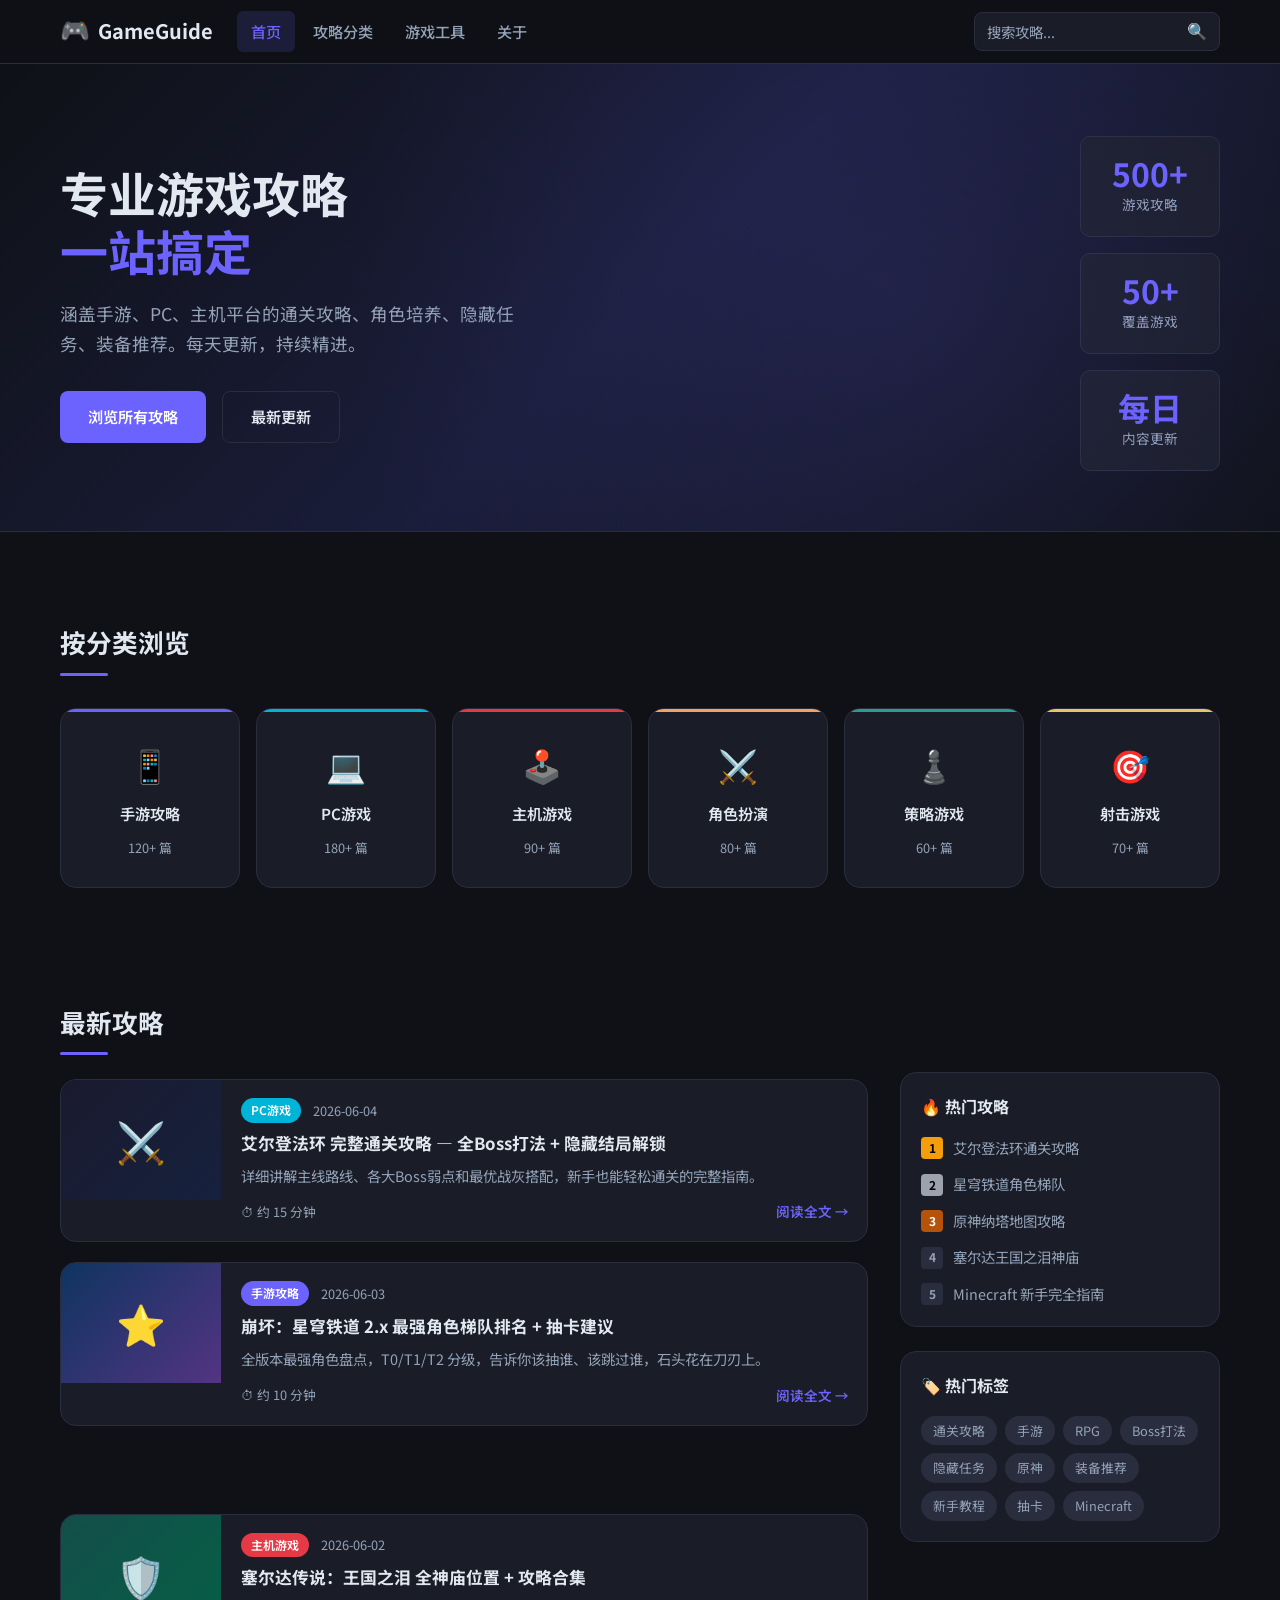
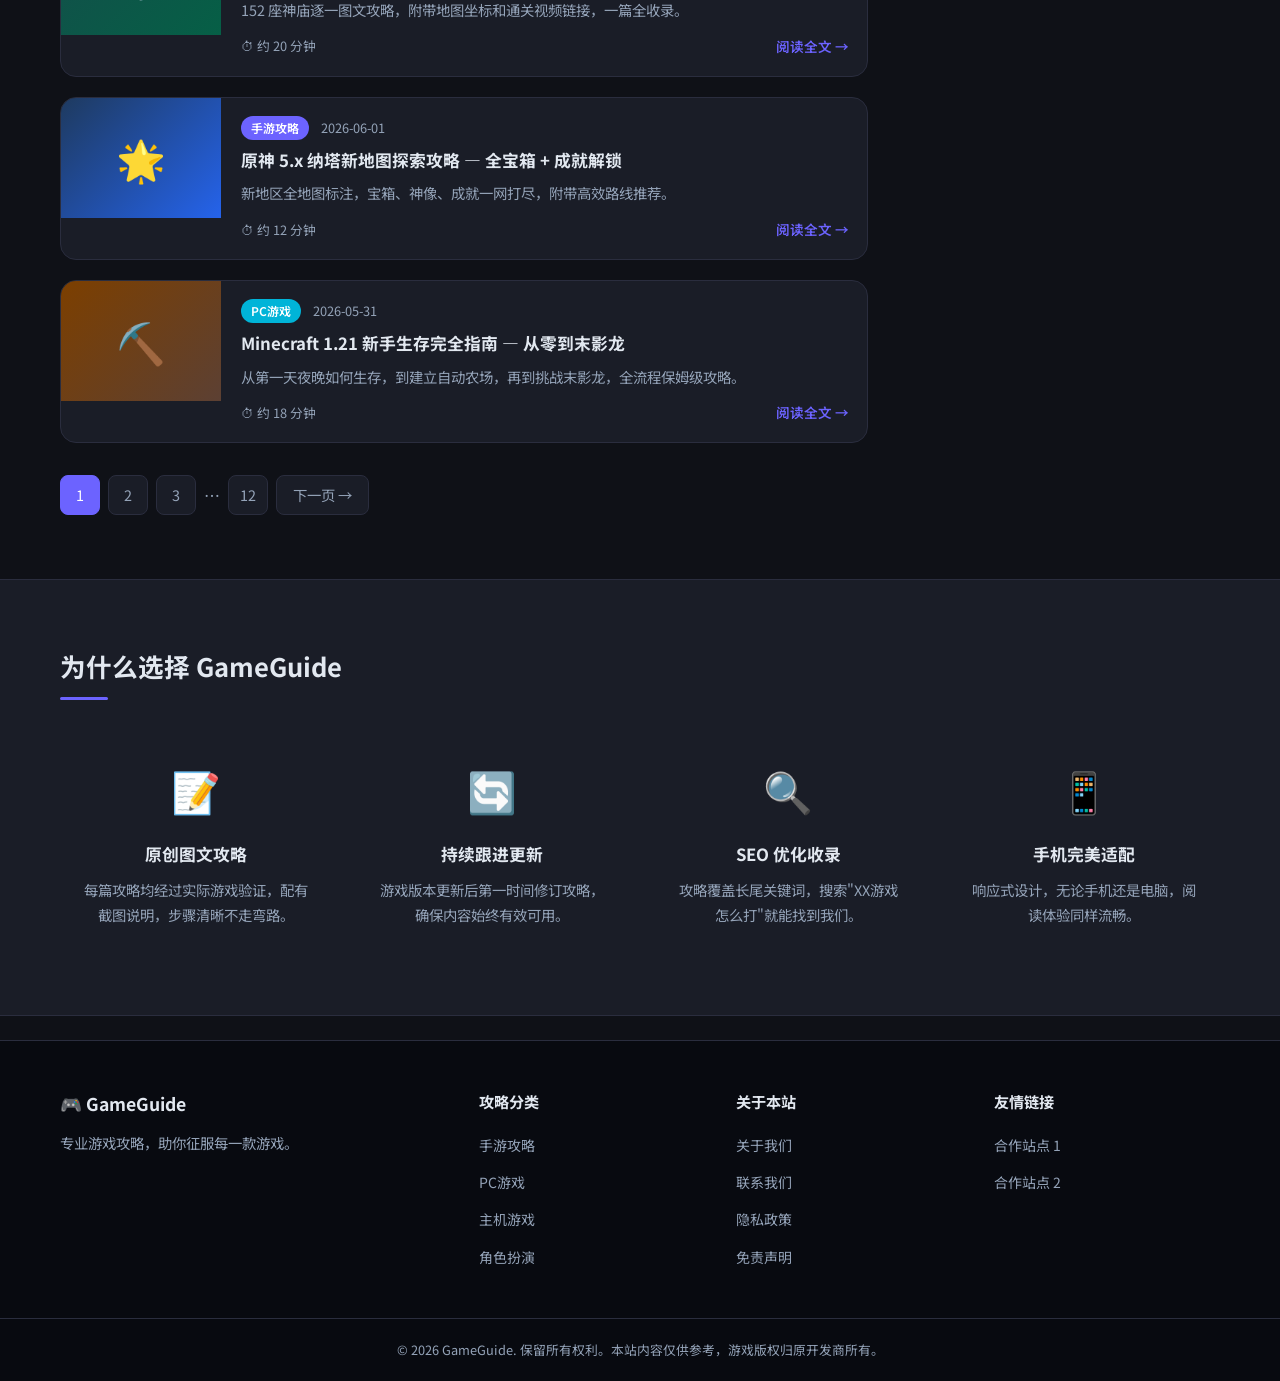
<file: index.html>
<!DOCTYPE html>
<html lang="zh-CN">
<head>
  <meta charset="UTF-8" />
  <meta name="viewport" content="width=device-width, initial-scale=1.0" />
  <meta name="description" content="专业游戏攻略站 — 最新游戏通关攻略、角色培养、隐藏任务、装备推荐，每天更新，助你成为游戏高手。" />
  <meta name="keywords" content="游戏攻略,手游攻略,通关教程,游戏技巧,RPG攻略,角色扮演游戏" />
  <meta name="robots" content="index, follow" />
  <meta property="og:title" content="GameGuide — 专业游戏攻略站" />
  <meta property="og:description" content="最全面的游戏攻略资源，覆盖手游、主机、PC游戏。" />
  <meta property="og:type" content="website" />
  <title>GameGuide — 专业游戏攻略站</title>
  <link rel="stylesheet" href="css/style.css" />
  <script async src="https://pagead2.googlesyndication.com/pagead/js/adsbygoogle.js?client=ca-pub-6329205502545792" crossorigin="anonymous"></script>
  <link rel="preconnect" href="https://fonts.googleapis.com" />
  <link href="https://fonts.googleapis.com/css2?family=Noto+Sans+SC:wght@400;500;700&display=swap" rel="stylesheet" />

  <!-- 结构化数据 Schema.org -->
  <script type="application/ld+json">
  {
    "@context": "https://schema.org",
    "@type": "WebSite",
    "name": "GameGuide",
    "url": "https://yourdomain.com",
    "description": "专业游戏攻略站，提供最新游戏通关攻略和技巧",
    "potentialAction": {
      "@type": "SearchAction",
      "target": "https://yourdomain.com/search?q={search_term_string}",
      "query-input": "required name=search_term_string"
    }
  }
  </script>
</head>
<body>

<!-- ===================== HEADER ===================== -->
<header class="site-header">
  <div class="container header-inner">
    <a href="index.html" class="logo">
      <span class="logo-icon">🎮</span>
      <span class="logo-text">GameGuide</span>
    </a>
    <nav class="main-nav" id="mainNav">
      <ul>
        <li><a href="index.html" class="active">首页</a></li>
        <li class="has-dropdown">
          <a href="guides/index.html">攻略分类</a>
          <ul class="dropdown">
            <li><a href="guides/mobile.html">手游攻略</a></li>
            <li><a href="guides/pc.html">PC游戏</a></li>
            <li><a href="guides/console.html">主机游戏</a></li>
            <li><a href="guides/rpg.html">角色扮演</a></li>
          </ul>
        </li>
        <li><a href="tools.html">游戏工具</a></li>
        <li><a href="about.html">关于</a></li>
      </ul>
    </nav>
    <div class="header-actions">
      <div class="search-box">
        <input type="search" placeholder="搜索攻略..." id="searchInput" aria-label="搜索攻略" />
        <button type="button" aria-label="搜索">&#x1F50D;</button>
      </div>
      <button class="nav-toggle" id="navToggle" aria-label="菜单">&#x2630;</button>
    </div>
  </div>
</header>

<!-- ===================== HERO ===================== -->
<section class="hero">
  <div class="container hero-inner">
    <div class="hero-text">
      <h1>专业游戏攻略<br /><span class="accent">一站搞定</span></h1>
      <p>涵盖手游、PC、主机平台的通关攻略、角色培养、隐藏任务、装备推荐。每天更新，持续精进。</p>
      <div class="hero-cta">
        <a href="guides/index.html" class="btn btn-primary">浏览所有攻略</a>
        <a href="#latest" class="btn btn-outline">最新更新</a>
      </div>
    </div>
    <div class="hero-stats">
      <div class="stat-card"><span class="stat-num">500+</span><span class="stat-label">游戏攻略</span></div>
      <div class="stat-card"><span class="stat-num">50+</span><span class="stat-label">覆盖游戏</span></div>
      <div class="stat-card"><span class="stat-num">每日</span><span class="stat-label">内容更新</span></div>
    </div>
  </div>
</section>

<!-- ===================== AD BANNER (顶部横幅广告) ===================== -->
<div class="container">
  <div class="ad-unit ad-banner" aria-label="广告">
    <!-- AdSense 横幅广告 728x90 -->
    <!-- <ins class="adsbygoogle" style="display:block" data-ad-client="ca-pub-XXXXXXXXXXXXXXXX" data-ad-slot="XXXXXXXXXX" data-ad-format="auto" data-full-width-responsive="true"></ins> -->
    
  </div>
</div>

<!-- ===================== CATEGORIES ===================== -->
<section class="categories section">
  <div class="container">
    <h2 class="section-title">按分类浏览</h2>
    <div class="category-grid">
      <a href="guides/mobile.html" class="category-card" style="--cat-color:#6c63ff">
        <span class="cat-icon">&#x1F4F1;</span>
        <span class="cat-name">手游攻略</span>
        <span class="cat-count">120+ 篇</span>
      </a>
      <a href="guides/pc.html" class="category-card" style="--cat-color:#00b4d8">
        <span class="cat-icon">&#x1F4BB;</span>
        <span class="cat-name">PC游戏</span>
        <span class="cat-count">180+ 篇</span>
      </a>
      <a href="guides/console.html" class="category-card" style="--cat-color:#e63946">
        <span class="cat-icon">&#x1F579;&#xFE0F;</span>
        <span class="cat-name">主机游戏</span>
        <span class="cat-count">90+ 篇</span>
      </a>
      <a href="guides/rpg.html" class="category-card" style="--cat-color:#f4a261">
        <span class="cat-icon">&#x2694;&#xFE0F;</span>
        <span class="cat-name">角色扮演</span>
        <span class="cat-count">80+ 篇</span>
      </a>
      <a href="guides/strategy.html" class="category-card" style="--cat-color:#2a9d8f">
        <span class="cat-icon">&#x265F;&#xFE0F;</span>
        <span class="cat-name">策略游戏</span>
        <span class="cat-count">60+ 篇</span>
      </a>
      <a href="guides/fps.html" class="category-card" style="--cat-color:#e9c46a">
        <span class="cat-icon">&#x1F3AF;</span>
        <span class="cat-name">射击游戏</span>
        <span class="cat-count">70+ 篇</span>
      </a>
    </div>
  </div>
</section>

<!-- ===================== LATEST GUIDES + SIDEBAR ===================== -->
<div class="container content-layout" id="latest">
  <!-- 主内容区 -->
  <main class="main-content">
    <h2 class="section-title">最新攻略</h2>
    <div class="article-list" id="articleList">

      <article class="article-card">
        <a href="guides/elden-ring-guide.html" class="article-thumb-link">
          <div class="article-thumb" style="background:linear-gradient(135deg,#1a1a2e,#16213e)">
            <span class="thumb-icon">&#x2694;&#xFE0F;</span>
          </div>
        </a>
        <div class="article-body">
          <div class="article-meta">
            <span class="tag tag-pc">PC游戏</span>
            <time datetime="2026-06-04">2026-06-04</time>
          </div>
          <h3><a href="guides/elden-ring-guide.html">艾尔登法环 完整通关攻略 — 全Boss打法 + 隐藏结局解锁</a></h3>
          <p>详细讲解主线路线、各大Boss弱点和最优战灰搭配，新手也能轻松通关的完整指南。</p>
          <div class="article-footer">
            <span class="read-time">&#x23F1; 约 15 分钟</span>
            <a href="guides/elden-ring-guide.html" class="read-more">阅读全文 →</a>
          </div>
        </div>
      </article>

      <article class="article-card">
        <a href="guides/honkai-starrail-guide.html" class="article-thumb-link">
          <div class="article-thumb" style="background:linear-gradient(135deg,#0f3460,#533483)">
            <span class="thumb-icon">&#x2B50;</span>
          </div>
        </a>
        <div class="article-body">
          <div class="article-meta">
            <span class="tag tag-mobile">手游攻略</span>
            <time datetime="2026-06-03">2026-06-03</time>
          </div>
          <h3><a href="guides/honkai-starrail-guide.html">崩坏：星穹铁道 2.x 最强角色梯队排名 + 抽卡建议</a></h3>
          <p>全版本最强角色盘点，T0/T1/T2 分级，告诉你该抽谁、该跳过谁，石头花在刀刃上。</p>
          <div class="article-footer">
            <span class="read-time">&#x23F1; 约 10 分钟</span>
            <a href="guides/honkai-starrail-guide.html" class="read-more">阅读全文 →</a>
          </div>
        </div>
      </article>

      <!-- 文章间广告 (AdSense 原生广告效果最佳) -->
      <div class="ad-unit ad-inline" aria-label="广告">
        <!-- <ins class="adsbygoogle" style="display:block;text-align:center" data-ad-layout="in-article" data-ad-format="fluid" data-ad-client="ca-pub-XXXXXXXXXXXXXXXX" data-ad-slot="XXXXXXXXXX"></ins> -->
        
      </div>

      <article class="article-card">
        <a href="guides/zelda-totk-guide.html" class="article-thumb-link">
          <div class="article-thumb" style="background:linear-gradient(135deg,#134e4a,#065f46)">
            <span class="thumb-icon">&#x1F6E1;&#xFE0F;</span>
          </div>
        </a>
        <div class="article-body">
          <div class="article-meta">
            <span class="tag tag-console">主机游戏</span>
            <time datetime="2026-06-02">2026-06-02</time>
          </div>
          <h3><a href="guides/zelda-totk-guide.html">塞尔达传说：王国之泪 全神庙位置 + 攻略合集</a></h3>
          <p>152 座神庙逐一图文攻略，附带地图坐标和通关视频链接，一篇全收录。</p>
          <div class="article-footer">
            <span class="read-time">&#x23F1; 约 20 分钟</span>
            <a href="guides/zelda-totk-guide.html" class="read-more">阅读全文 →</a>
          </div>
        </div>
      </article>

      <article class="article-card">
        <a href="guides/genshin-guide.html" class="article-thumb-link">
          <div class="article-thumb" style="background:linear-gradient(135deg,#1e3a5f,#2563eb)">
            <span class="thumb-icon">&#x1F31F;</span>
          </div>
        </a>
        <div class="article-body">
          <div class="article-meta">
            <span class="tag tag-mobile">手游攻略</span>
            <time datetime="2026-06-01">2026-06-01</time>
          </div>
          <h3><a href="guides/genshin-guide.html">原神 5.x 纳塔新地图探索攻略 — 全宝箱 + 成就解锁</a></h3>
          <p>新地区全地图标注，宝箱、神像、成就一网打尽，附带高效路线推荐。</p>
          <div class="article-footer">
            <span class="read-time">&#x23F1; 约 12 分钟</span>
            <a href="guides/genshin-guide.html" class="read-more">阅读全文 →</a>
          </div>
        </div>
      </article>

      <article class="article-card">
        <a href="guides/minecraft-guide.html" class="article-thumb-link">
          <div class="article-thumb" style="background:linear-gradient(135deg,#7c3f00,#5c4033)">
            <span class="thumb-icon">&#x26CF;&#xFE0F;</span>
          </div>
        </a>
        <div class="article-body">
          <div class="article-meta">
            <span class="tag tag-pc">PC游戏</span>
            <time datetime="2026-05-31">2026-05-31</time>
          </div>
          <h3><a href="guides/minecraft-guide.html">Minecraft 1.21 新手生存完全指南 — 从零到末影龙</a></h3>
          <p>从第一天夜晚如何生存，到建立自动农场，再到挑战末影龙，全流程保姆级攻略。</p>
          <div class="article-footer">
            <span class="read-time">&#x23F1; 约 18 分钟</span>
            <a href="guides/minecraft-guide.html" class="read-more">阅读全文 →</a>
          </div>
        </div>
      </article>

    </div>

    <div class="pagination">
      <a href="#" class="page-btn active">1</a>
      <a href="#" class="page-btn">2</a>
      <a href="#" class="page-btn">3</a>
      <span class="page-ellipsis">…</span>
      <a href="#" class="page-btn">12</a>
      <a href="#" class="page-btn page-next">下一页 →</a>
    </div>
  </main>

  <!-- 侧边栏 -->
  <aside class="sidebar">
    <!-- 侧边栏广告 300x250 -->
    <div class="ad-unit ad-sidebar" aria-label="广告">
      <!-- <ins class="adsbygoogle" style="display:block" data-ad-client="ca-pub-XXXXXXXXXXXXXXXX" data-ad-slot="XXXXXXXXXX" data-ad-format="auto"></ins> -->
      
    </div>

    <!-- 热门攻略 -->
    <div class="widget">
      <h3 class="widget-title">&#x1F525; 热门攻略</h3>
      <ul class="hot-list">
        <li><a href="guides/elden-ring-guide.html"><span class="rank rank-1">1</span> 艾尔登法环通关攻略</a></li>
        <li><a href="guides/honkai-starrail-guide.html"><span class="rank rank-2">2</span> 星穹铁道角色梯队</a></li>
        <li><a href="guides/genshin-guide.html"><span class="rank rank-3">3</span> 原神纳塔地图攻略</a></li>
        <li><a href="guides/zelda-totk-guide.html"><span class="rank">4</span> 塞尔达王国之泪神庙</a></li>
        <li><a href="guides/minecraft-guide.html"><span class="rank">5</span> Minecraft 新手完全指南</a></li>
      </ul>
    </div>

    <!-- 标签云 -->
    <div class="widget">
      <h3 class="widget-title">&#x1F3F7;&#xFE0F; 热门标签</h3>
      <div class="tag-cloud">
        <a href="#" class="tag-link">通关攻略</a>
        <a href="#" class="tag-link">手游</a>
        <a href="#" class="tag-link">RPG</a>
        <a href="#" class="tag-link">Boss打法</a>
        <a href="#" class="tag-link">隐藏任务</a>
        <a href="#" class="tag-link">原神</a>
        <a href="#" class="tag-link">装备推荐</a>
        <a href="#" class="tag-link">新手教程</a>
        <a href="#" class="tag-link">抽卡</a>
        <a href="#" class="tag-link">Minecraft</a>
      </div>
    </div>

    <!-- 第二个侧边栏广告 (粘性) -->
    <div class="ad-unit ad-sidebar sticky-ad" aria-label="广告">
      
    </div>
  </aside>
</div>

<!-- ===================== FEATURES ===================== -->
<section class="features section">
  <div class="container">
    <h2 class="section-title">为什么选择 GameGuide</h2>
    <div class="features-grid">
      <div class="feature-card">
        <span class="feature-icon">&#x1F4DD;</span>
        <h3>原创图文攻略</h3>
        <p>每篇攻略均经过实际游戏验证，配有截图说明，步骤清晰不走弯路。</p>
      </div>
      <div class="feature-card">
        <span class="feature-icon">&#x1F504;</span>
        <h3>持续跟进更新</h3>
        <p>游戏版本更新后第一时间修订攻略，确保内容始终有效可用。</p>
      </div>
      <div class="feature-card">
        <span class="feature-icon">&#x1F50D;</span>
        <h3>SEO 优化收录</h3>
        <p>攻略覆盖长尾关键词，搜索"XX游戏怎么打"就能找到我们。</p>
      </div>
      <div class="feature-card">
        <span class="feature-icon">&#x1F4F1;</span>
        <h3>手机完美适配</h3>
        <p>响应式设计，无论手机还是电脑，阅读体验同样流畅。</p>
      </div>
    </div>
  </div>
</section>

<!-- ===================== FOOTER AD ===================== -->
<div class="container">
  <div class="ad-unit ad-banner" aria-label="广告">
    
  </div>
</div>

<!-- ===================== FOOTER ===================== -->
<footer class="site-footer">
  <div class="container footer-inner">
    <div class="footer-brand">
      <a href="index.html" class="logo">🎮 GameGuide</a>
      <p>专业游戏攻略，助你征服每一款游戏。</p>
    </div>
    <div class="footer-links">
      <div class="footer-col">
        <h4>攻略分类</h4>
        <ul>
          <li><a href="guides/mobile.html">手游攻略</a></li>
          <li><a href="guides/pc.html">PC游戏</a></li>
          <li><a href="guides/console.html">主机游戏</a></li>
          <li><a href="guides/rpg.html">角色扮演</a></li>
        </ul>
      </div>
      <div class="footer-col">
        <h4>关于本站</h4>
        <ul>
          <li><a href="about.html">关于我们</a></li>
          <li><a href="contact.html">联系我们</a></li>
          <li><a href="privacy.html">隐私政策</a></li>
          <li><a href="disclaimer.html">免责声明</a></li>
        </ul>
      </div>
      <div class="footer-col">
        <h4>友情链接</h4>
        <ul>
          <li><a href="#" rel="nofollow">合作站点 1</a></li>
          <li><a href="#" rel="nofollow">合作站点 2</a></li>
        </ul>
      </div>
    </div>
  </div>
  <div class="footer-bottom">
    <div class="container">
      <p>&copy; 2026 GameGuide. 保留所有权利。本站内容仅供参考，游戏版权归原开发商所有。</p>
    </div>
  </div>
</footer>

<script src="js/main.js"></script>
</body>
</html>
</file>
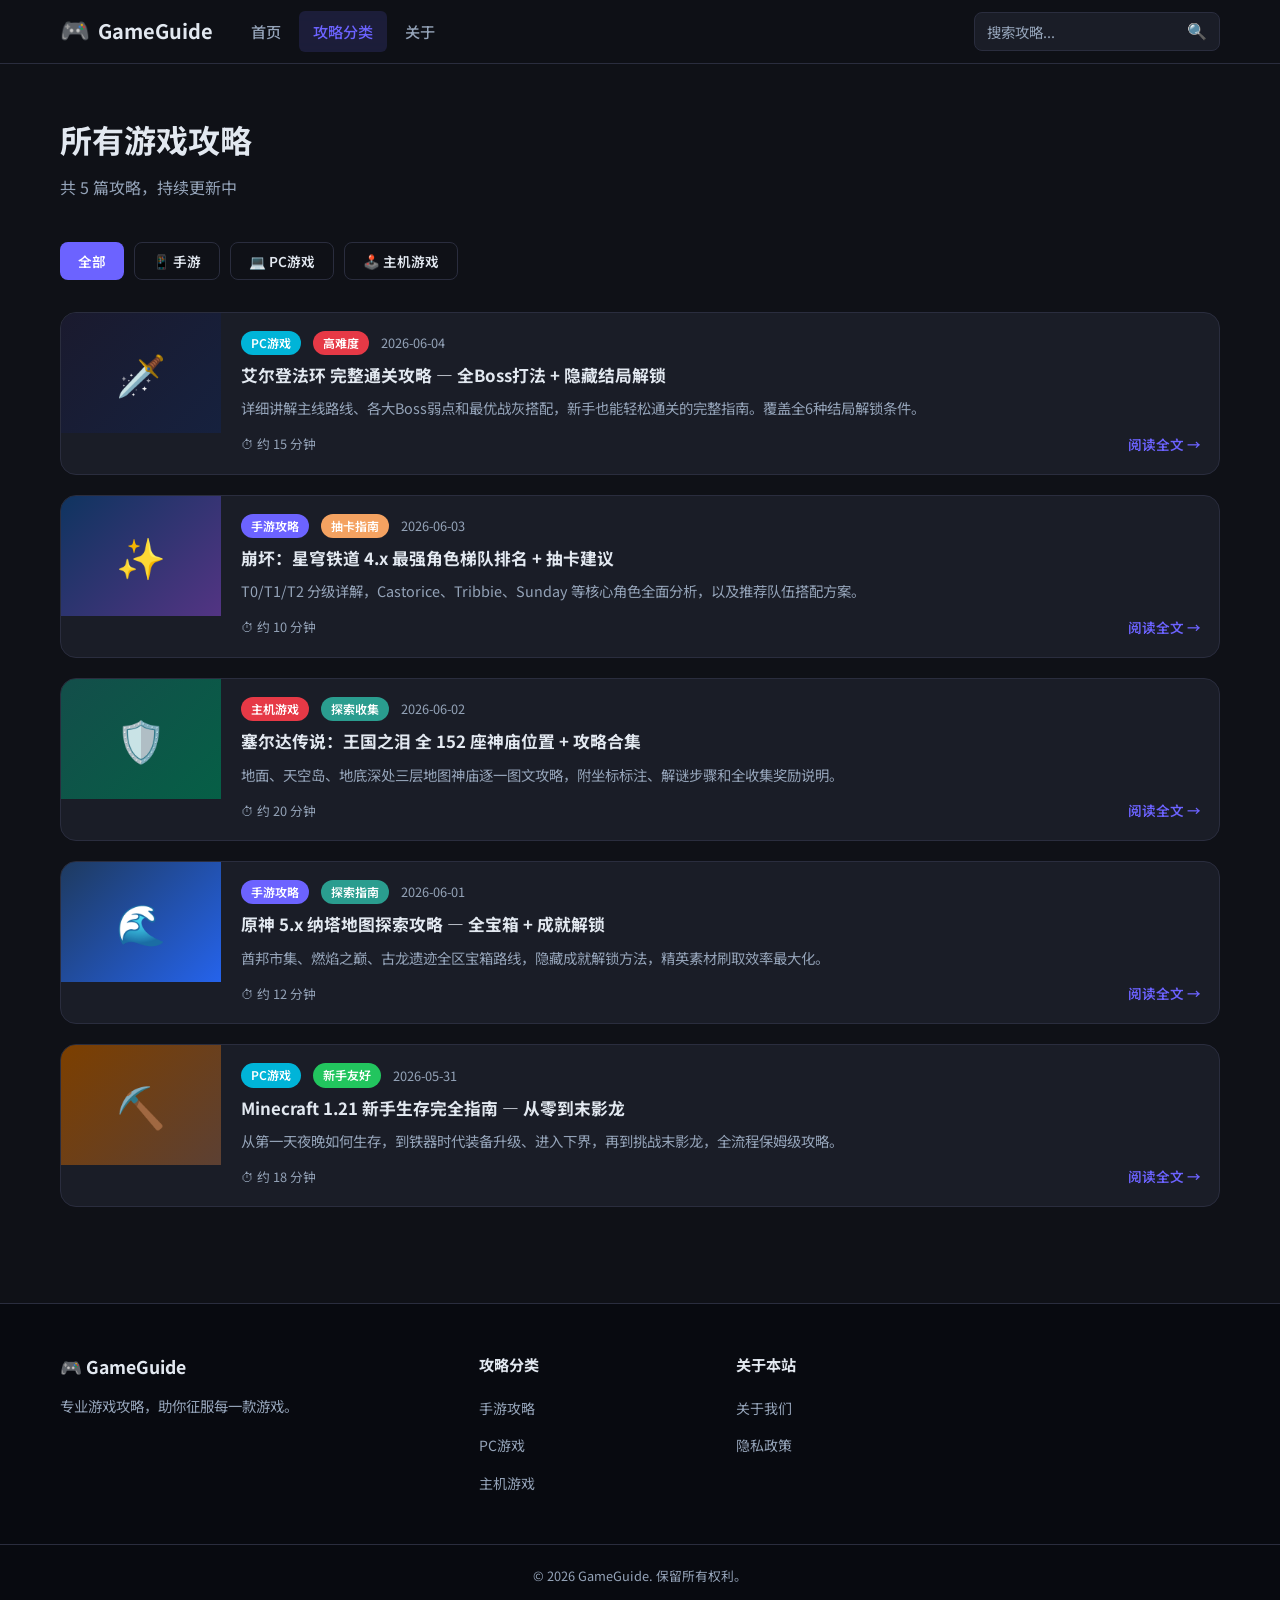
<file: guides/index.html>
<!DOCTYPE html>
<html lang="zh-CN">
<head>
  <meta charset="UTF-8" />
  <meta name="viewport" content="width=device-width, initial-scale=1.0" />
  <meta name="description" content="GameGuide 所有游戏攻略汇总 — 手游、PC、主机三大平台，通关攻略、角色培养、隐藏任务、装备推荐一站搞定。" />
  <meta name="keywords" content="游戏攻略大全,手游攻略,PC游戏攻略,主机游戏攻略" />
  <title>所有攻略 | GameGuide 游戏攻略站</title>
  <script async src="https://pagead2.googlesyndication.com/pagead/js/adsbygoogle.js?client=ca-pub-6329205502545792" crossorigin="anonymous"></script>
  <link rel="stylesheet" href="../css/style.css" />
  <link href="https://fonts.googleapis.com/css2?family=Noto+Sans+SC:wght@400;500;700&display=swap" rel="stylesheet" />
</head>
<body>

<header class="site-header">
  <div class="container header-inner">
    <a href="../index.html" class="logo"><span class="logo-icon">🎮</span><span class="logo-text">GameGuide</span></a>
    <nav class="main-nav" id="mainNav">
      <ul>
        <li><a href="../index.html">首页</a></li>
        <li class="has-dropdown"><a href="index.html" class="active">攻略分类</a>
          <ul class="dropdown">
            <li><a href="mobile.html">手游攻略</a></li>
            <li><a href="pc.html">PC游戏</a></li>
            <li><a href="console.html">主机游戏</a></li>
            <li><a href="rpg.html">角色扮演</a></li>
          </ul>
        </li>
        <li><a href="../about.html">关于</a></li>
      </ul>
    </nav>
    <div class="header-actions">
      <div class="search-box">
        <input type="search" placeholder="搜索攻略..." id="searchInput" aria-label="搜索" />
        <button type="button" aria-label="搜索">🔍</button>
      </div>
      <button class="nav-toggle" id="navToggle" aria-label="菜单">☰</button>
    </div>
  </div>
</header>

<div class="container" style="padding:48px 20px 64px">
  <h1 style="font-size:2rem;margin-bottom:8px">所有游戏攻略</h1>
  <p style="color:var(--text-muted);margin-bottom:40px">共 5 篇攻略，持续更新中</p>

  <!-- 分类筛选 -->
  <div style="display:flex;gap:10px;flex-wrap:wrap;margin-bottom:32px">
    <button class="btn btn-primary" style="padding:8px 18px;font-size:.85rem" onclick="filterGuides('all')">全部</button>
    <button class="btn btn-outline" style="padding:8px 18px;font-size:.85rem" onclick="filterGuides('mobile')">📱 手游</button>
    <button class="btn btn-outline" style="padding:8px 18px;font-size:.85rem" onclick="filterGuides('pc')">💻 PC游戏</button>
    <button class="btn btn-outline" style="padding:8px 18px;font-size:.85rem" onclick="filterGuides('console')">🕹️ 主机游戏</button>
  </div>

  <div class="ad-unit ad-banner" style="margin-bottom:32px"></div>

  <div class="article-list" id="guideList">

    <article class="article-card" data-category="pc">
      <a href="elden-ring-guide.html" class="article-thumb-link">
        <div class="article-thumb" style="background:linear-gradient(135deg,#1a1a2e,#16213e)"><span class="thumb-icon">🗡️</span></div>
      </a>
      <div class="article-body">
        <div class="article-meta"><span class="tag tag-pc">PC游戏</span><span class="tag" style="background:#e63946">高难度</span><time datetime="2026-06-04">2026-06-04</time></div>
        <h3><a href="elden-ring-guide.html">艾尔登法环 完整通关攻略 — 全Boss打法 + 隐藏结局解锁</a></h3>
        <p>详细讲解主线路线、各大Boss弱点和最优战灰搭配，新手也能轻松通关的完整指南。覆盖全6种结局解锁条件。</p>
        <div class="article-footer"><span class="read-time">⏱ 约 15 分钟</span><a href="elden-ring-guide.html" class="read-more">阅读全文 →</a></div>
      </div>
    </article>

    <article class="article-card" data-category="mobile">
      <a href="honkai-starrail-guide.html" class="article-thumb-link">
        <div class="article-thumb" style="background:linear-gradient(135deg,#0f3460,#533483)"><span class="thumb-icon">✨</span></div>
      </a>
      <div class="article-body">
        <div class="article-meta"><span class="tag tag-mobile">手游攻略</span><span class="tag" style="background:#f4a261">抽卡指南</span><time datetime="2026-06-03">2026-06-03</time></div>
        <h3><a href="honkai-starrail-guide.html">崩坏：星穹铁道 4.x 最强角色梯队排名 + 抽卡建议</a></h3>
        <p>T0/T1/T2 分级详解，Castorice、Tribbie、Sunday 等核心角色全面分析，以及推荐队伍搭配方案。</p>
        <div class="article-footer"><span class="read-time">⏱ 约 10 分钟</span><a href="honkai-starrail-guide.html" class="read-more">阅读全文 →</a></div>
      </div>
    </article>

    <article class="article-card" data-category="console">
      <a href="zelda-totk-guide.html" class="article-thumb-link">
        <div class="article-thumb" style="background:linear-gradient(135deg,#134e4a,#065f46)"><span class="thumb-icon">🛡️</span></div>
      </a>
      <div class="article-body">
        <div class="article-meta"><span class="tag tag-console">主机游戏</span><span class="tag" style="background:#2a9d8f">探索收集</span><time datetime="2026-06-02">2026-06-02</time></div>
        <h3><a href="zelda-totk-guide.html">塞尔达传说：王国之泪 全 152 座神庙位置 + 攻略合集</a></h3>
        <p>地面、天空岛、地底深处三层地图神庙逐一图文攻略，附坐标标注、解谜步骤和全收集奖励说明。</p>
        <div class="article-footer"><span class="read-time">⏱ 约 20 分钟</span><a href="zelda-totk-guide.html" class="read-more">阅读全文 →</a></div>
      </div>
    </article>

    <article class="article-card" data-category="mobile">
      <a href="genshin-guide.html" class="article-thumb-link">
        <div class="article-thumb" style="background:linear-gradient(135deg,#1e3a5f,#2563eb)"><span class="thumb-icon">🌊</span></div>
      </a>
      <div class="article-body">
        <div class="article-meta"><span class="tag tag-mobile">手游攻略</span><span class="tag" style="background:#2a9d8f">探索指南</span><time datetime="2026-06-01">2026-06-01</time></div>
        <h3><a href="genshin-guide.html">原神 5.x 纳塔地图探索攻略 — 全宝箱 + 成就解锁</a></h3>
        <p>酋邦市集、燃焰之巅、古龙遗迹全区宝箱路线，隐藏成就解锁方法，精英素材刷取效率最大化。</p>
        <div class="article-footer"><span class="read-time">⏱ 约 12 分钟</span><a href="genshin-guide.html" class="read-more">阅读全文 →</a></div>
      </div>
    </article>

    <article class="article-card" data-category="pc">
      <a href="minecraft-guide.html" class="article-thumb-link">
        <div class="article-thumb" style="background:linear-gradient(135deg,#7c3f00,#5c4033)"><span class="thumb-icon">⛏️</span></div>
      </a>
      <div class="article-body">
        <div class="article-meta"><span class="tag tag-pc">PC游戏</span><span class="tag" style="background:#22c55e">新手友好</span><time datetime="2026-05-31">2026-05-31</time></div>
        <h3><a href="minecraft-guide.html">Minecraft 1.21 新手生存完全指南 — 从零到末影龙</a></h3>
        <p>从第一天夜晚如何生存，到铁器时代装备升级、进入下界，再到挑战末影龙，全流程保姆级攻略。</p>
        <div class="article-footer"><span class="read-time">⏱ 约 18 分钟</span><a href="minecraft-guide.html" class="read-more">阅读全文 →</a></div>
      </div>
    </article>

  </div>

  <div class="ad-unit ad-banner" style="margin-top:32px"></div>
</div>

<footer class="site-footer">
  <div class="container footer-inner">
    <div class="footer-brand"><a href="../index.html" class="logo">🎮 GameGuide</a><p>专业游戏攻略，助你征服每一款游戏。</p></div>
    <div class="footer-links">
      <div class="footer-col"><h4>攻略分类</h4><ul><li><a href="mobile.html">手游攻略</a></li><li><a href="pc.html">PC游戏</a></li><li><a href="console.html">主机游戏</a></li></ul></div>
      <div class="footer-col"><h4>关于本站</h4><ul><li><a href="../about.html">关于我们</a></li><li><a href="../privacy.html">隐私政策</a></li></ul></div>
    </div>
  </div>
  <div class="footer-bottom"><div class="container"><p>© 2026 GameGuide. 保留所有权利。</p></div></div>
</footer>

<script src="../js/main.js"></script>
<script>
function filterGuides(cat) {
  const cards = document.querySelectorAll('#guideList .article-card');
  cards.forEach(function(c) {
    if (cat === 'all' || c.dataset.category === cat) {
      c.style.display = 'flex';
    } else {
      c.style.display = 'none';
    }
  });
}
</script>
</body>
</html>
</file>
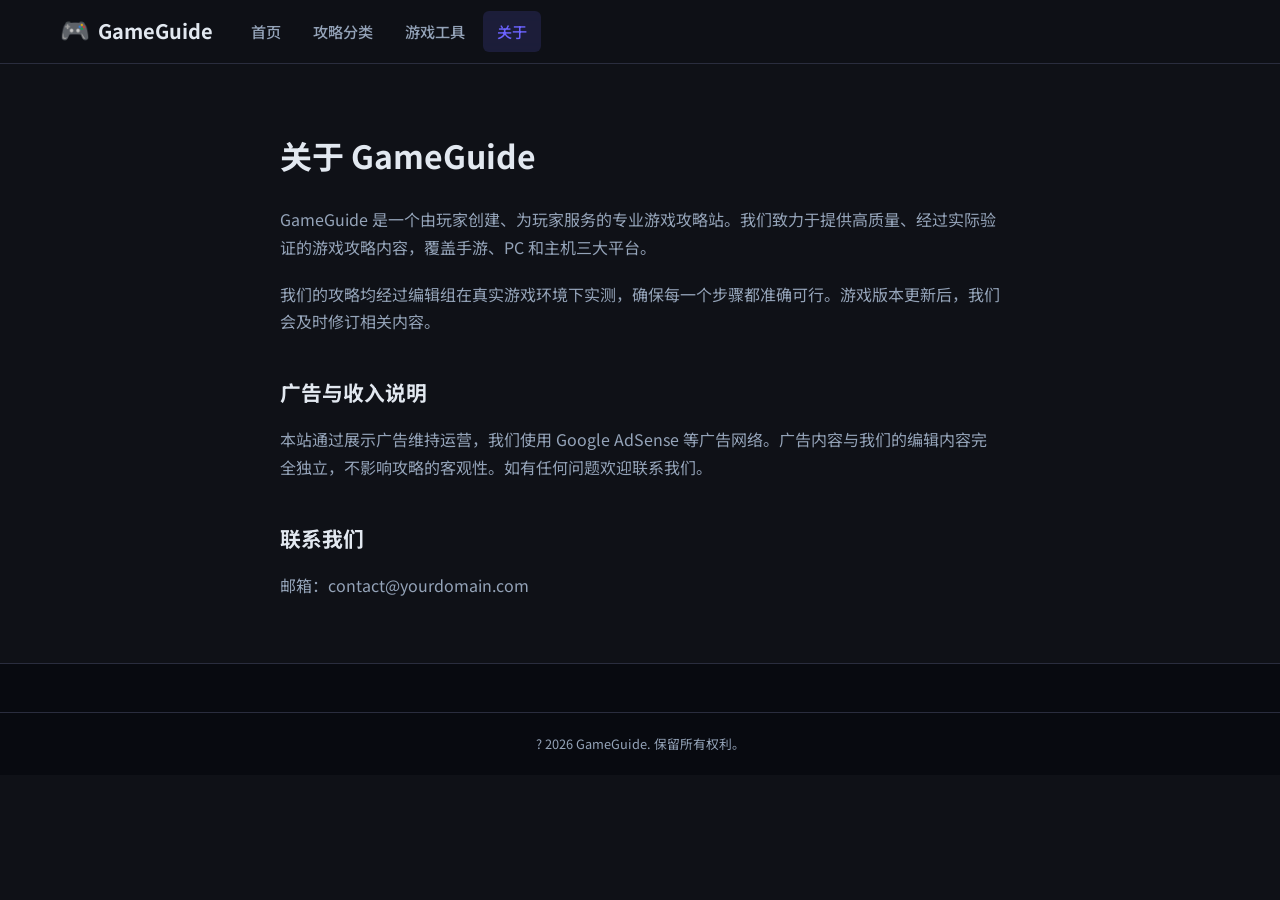
<file: about.html>
<!DOCTYPE html>
<html lang="zh-CN">
<head>
  <meta charset="UTF-8" />
  <meta name="viewport" content="width=device-width, initial-scale=1.0" />
  <meta name="description" content="GameGuide 关于我们 — 专业游戏攻略站，帮助玩家解决游戏中的各种难题，提供最新最全的通关攻略与技巧。" />
  <title>关于我们 | GameGuide 游戏攻略站</title>
  <script async src="https://pagead2.googlesyndication.com/pagead/js/adsbygoogle.js?client=ca-pub-6329205502545792" crossorigin="anonymous"></script>
  <link rel="stylesheet" href="css/style.css" />
  <link href="https://fonts.googleapis.com/css2?family=Noto+Sans+SC:wght@400;500;700&display=swap" rel="stylesheet" />
</head>
<body>

<header class="site-header">
  <div class="container header-inner">
    <a href="index.html" class="logo"><span class="logo-icon">🎮</span><span class="logo-text">GameGuide</span></a>
    <nav class="main-nav" id="mainNav">
      <ul>
        <li><a href="index.html">首页</a></li>
        <li><a href="guides/index.html">攻略分类</a></li>
        <li><a href="tools.html">游戏工具</a></li>
        <li><a href="about.html" class="active">关于</a></li>
      </ul>
    </nav>
    <div class="header-actions">
      <button class="nav-toggle" id="navToggle" aria-label="菜单">?</button>
    </div>
  </div>
</header>

<div class="container" style="max-width:760px;padding:64px 20px">
  <h1 style="font-size:2rem;margin-bottom:24px">关于 GameGuide</h1>
  <p style="color:var(--text-muted);margin-bottom:20px">GameGuide 是一个由玩家创建、为玩家服务的专业游戏攻略站。我们致力于提供高质量、经过实际验证的游戏攻略内容，覆盖手游、PC 和主机三大平台。</p>
  <p style="color:var(--text-muted);margin-bottom:20px">我们的攻略均经过编辑组在真实游戏环境下实测，确保每一个步骤都准确可行。游戏版本更新后，我们会及时修订相关内容。</p>

  <h2 style="font-size:1.3rem;margin:40px 0 16px">广告与收入说明</h2>
  <p style="color:var(--text-muted);margin-bottom:16px">本站通过展示广告维持运营，我们使用 Google AdSense 等广告网络。广告内容与我们的编辑内容完全独立，不影响攻略的客观性。如有任何问题欢迎联系我们。</p>

  <h2 style="font-size:1.3rem;margin:40px 0 16px">联系我们</h2>
  <p style="color:var(--text-muted)">邮箱：contact@yourdomain.com</p>
</div>

<footer class="site-footer">
  <div class="footer-bottom"><div class="container"><p>? 2026 GameGuide. 保留所有权利。</p></div></div>
</footer>

<script src="js/main.js"></script>
</body>
</html>
</file>
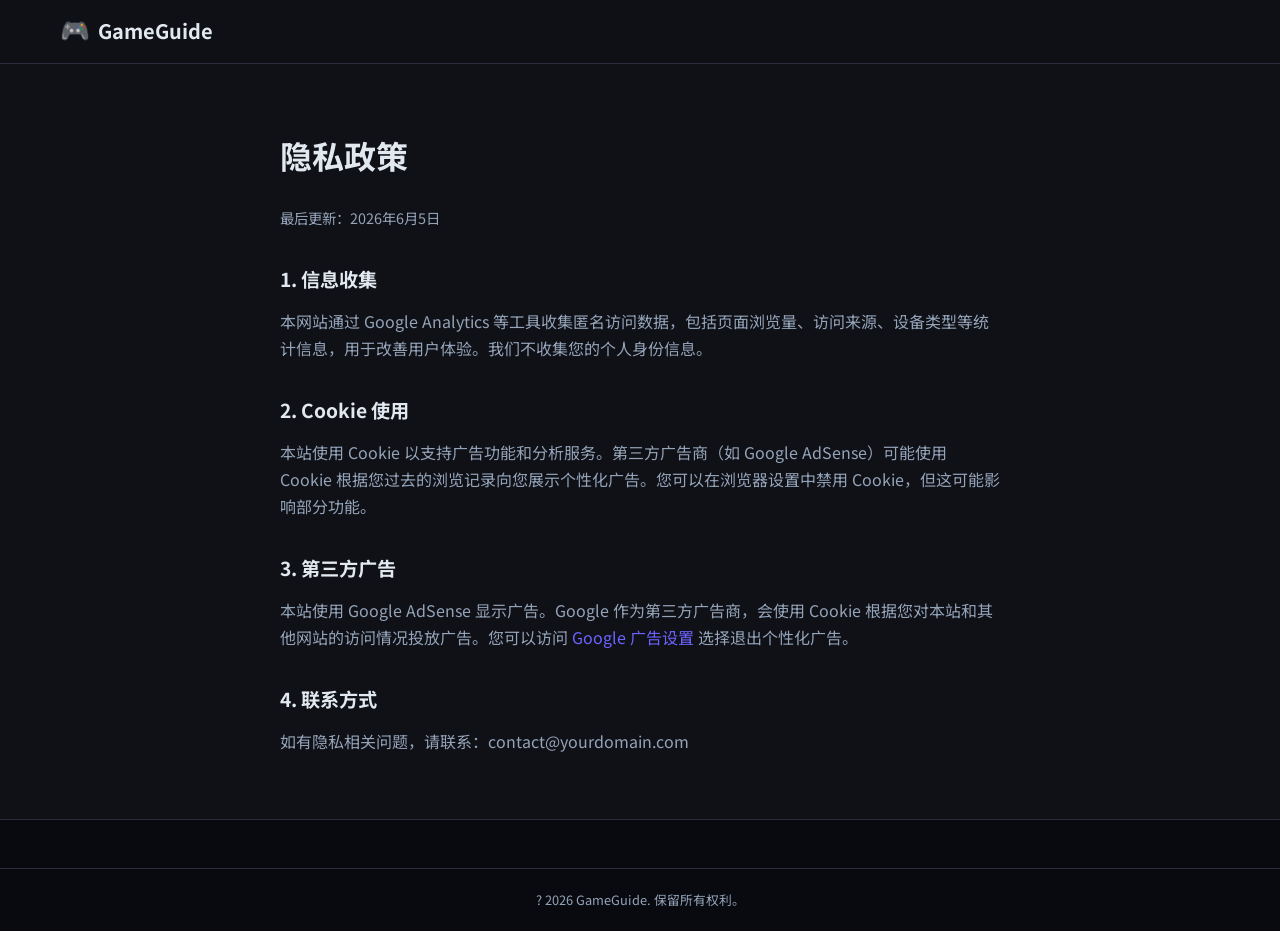
<file: privacy.html>
<!DOCTYPE html>
<html lang="zh-CN">
<head>
  <meta charset="UTF-8" />
  <meta name="viewport" content="width=device-width, initial-scale=1.0" />
  <meta name="description" content="隐私政策 — GameGuide 如何收集、使用和保护用户数据，以及第三方广告和 Cookie 使用说明。" />
  <title>隐私政策 | GameGuide</title>
  <script async src="https://pagead2.googlesyndication.com/pagead/js/adsbygoogle.js?client=ca-pub-6329205502545792" crossorigin="anonymous"></script>
  <link rel="stylesheet" href="css/style.css" />
  <link href="https://fonts.googleapis.com/css2?family=Noto+Sans+SC:wght@400;500;700&display=swap" rel="stylesheet" />
</head>
<body>
<header class="site-header">
  <div class="container header-inner">
    <a href="index.html" class="logo"><span class="logo-icon">🎮</span><span class="logo-text">GameGuide</span></a>
  </div>
</header>
<div class="container" style="max-width:760px;padding:64px 20px">
  <h1 style="font-size:2rem;margin-bottom:24px">隐私政策</h1>
  <p style="color:var(--text-muted);margin-bottom:16px;font-size:.9rem">最后更新：2026年6月5日</p>

  <h2 style="font-size:1.2rem;margin:32px 0 12px">1. 信息收集</h2>
  <p style="color:var(--text-muted);margin-bottom:16px">本网站通过 Google Analytics 等工具收集匿名访问数据，包括页面浏览量、访问来源、设备类型等统计信息，用于改善用户体验。我们不收集您的个人身份信息。</p>

  <h2 style="font-size:1.2rem;margin:32px 0 12px">2. Cookie 使用</h2>
  <p style="color:var(--text-muted);margin-bottom:16px">本站使用 Cookie 以支持广告功能和分析服务。第三方广告商（如 Google AdSense）可能使用 Cookie 根据您过去的浏览记录向您展示个性化广告。您可以在浏览器设置中禁用 Cookie，但这可能影响部分功能。</p>

  <h2 style="font-size:1.2rem;margin:32px 0 12px">3. 第三方广告</h2>
  <p style="color:var(--text-muted);margin-bottom:16px">本站使用 Google AdSense 显示广告。Google 作为第三方广告商，会使用 Cookie 根据您对本站和其他网站的访问情况投放广告。您可以访问 <a href="https://www.google.com/settings/ads" style="color:var(--primary)" rel="nofollow noopener" target="_blank">Google 广告设置</a> 选择退出个性化广告。</p>

  <h2 style="font-size:1.2rem;margin:32px 0 12px">4. 联系方式</h2>
  <p style="color:var(--text-muted)">如有隐私相关问题，请联系：contact@yourdomain.com</p>
</div>
<footer class="site-footer">
  <div class="footer-bottom"><div class="container"><p>? 2026 GameGuide. 保留所有权利。</p></div></div>
</footer>
</body>
</html>
</file>
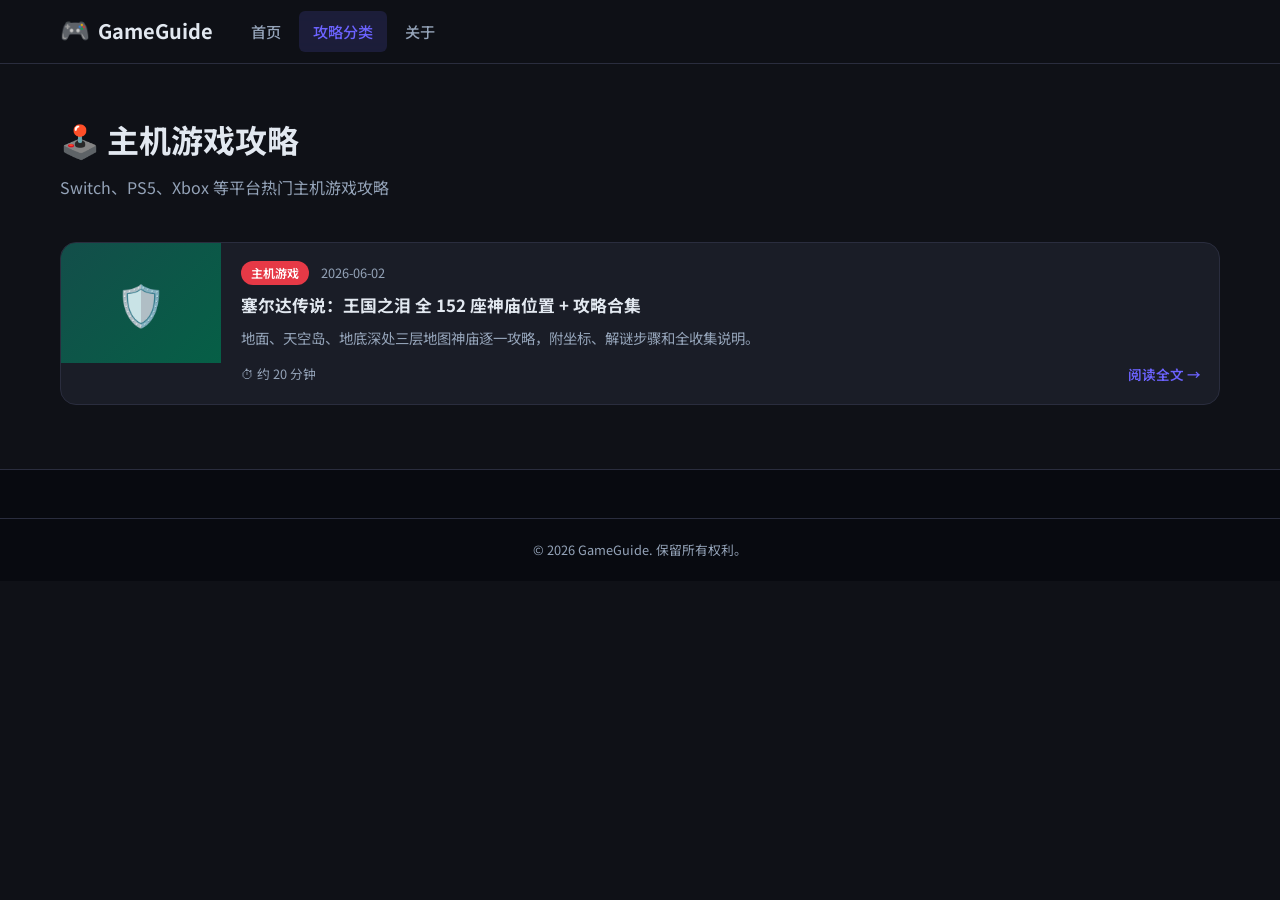
<file: guides/console.html>
<!DOCTYPE html>
<html lang="zh-CN">
<head>
  <meta charset="UTF-8" />
  <meta name="viewport" content="width=device-width, initial-scale=1.0" />
  <meta name="description" content="主机游戏攻略大全 — 塞尔达传说：王国之泪、艾尔登法环等热门主机游戏通关攻略。" />
  <title>主机游戏攻略 | GameGuide</title>
  <script async src="https://pagead2.googlesyndication.com/pagead/js/adsbygoogle.js?client=ca-pub-6329205502545792" crossorigin="anonymous"></script>
  <link rel="stylesheet" href="../css/style.css" />
  <link href="https://fonts.googleapis.com/css2?family=Noto+Sans+SC:wght@400;500;700&display=swap" rel="stylesheet" />
</head>
<body>
<header class="site-header">
  <div class="container header-inner">
    <a href="../index.html" class="logo"><span class="logo-icon">🎮</span><span class="logo-text">GameGuide</span></a>
    <nav class="main-nav" id="mainNav">
      <ul>
        <li><a href="../index.html">首页</a></li>
        <li class="has-dropdown"><a href="index.html" class="active">攻略分类</a>
          <ul class="dropdown"><li><a href="mobile.html">手游攻略</a></li><li><a href="pc.html">PC游戏</a></li><li><a href="console.html">主机游戏</a></li></ul>
        </li>
        <li><a href="../about.html">关于</a></li>
      </ul>
    </nav>
    <div class="header-actions"><button class="nav-toggle" id="navToggle" aria-label="菜单">☰</button></div>
  </div>
</header>

<div class="container" style="padding:48px 20px 64px">
  <h1 style="font-size:2rem;margin-bottom:8px">🕹️ 主机游戏攻略</h1>
  <p style="color:var(--text-muted);margin-bottom:40px">Switch、PS5、Xbox 等平台热门主机游戏攻略</p>
  <div class="ad-unit ad-banner"></div>

  <div class="article-list" style="margin-top:32px">
    <article class="article-card">
      <a href="zelda-totk-guide.html" class="article-thumb-link">
        <div class="article-thumb" style="background:linear-gradient(135deg,#134e4a,#065f46)"><span class="thumb-icon">🛡️</span></div>
      </a>
      <div class="article-body">
        <div class="article-meta"><span class="tag tag-console">主机游戏</span><time datetime="2026-06-02">2026-06-02</time></div>
        <h3><a href="zelda-totk-guide.html">塞尔达传说：王国之泪 全 152 座神庙位置 + 攻略合集</a></h3>
        <p>地面、天空岛、地底深处三层地图神庙逐一攻略，附坐标、解谜步骤和全收集说明。</p>
        <div class="article-footer"><span class="read-time">⏱ 约 20 分钟</span><a href="zelda-totk-guide.html" class="read-more">阅读全文 →</a></div>
      </div>
    </article>
  </div>
</div>

<footer class="site-footer">
  <div class="footer-bottom"><div class="container"><p>© 2026 GameGuide. 保留所有权利。</p></div></div>
</footer>
<script src="../js/main.js"></script>
</body>
</html>
</file>
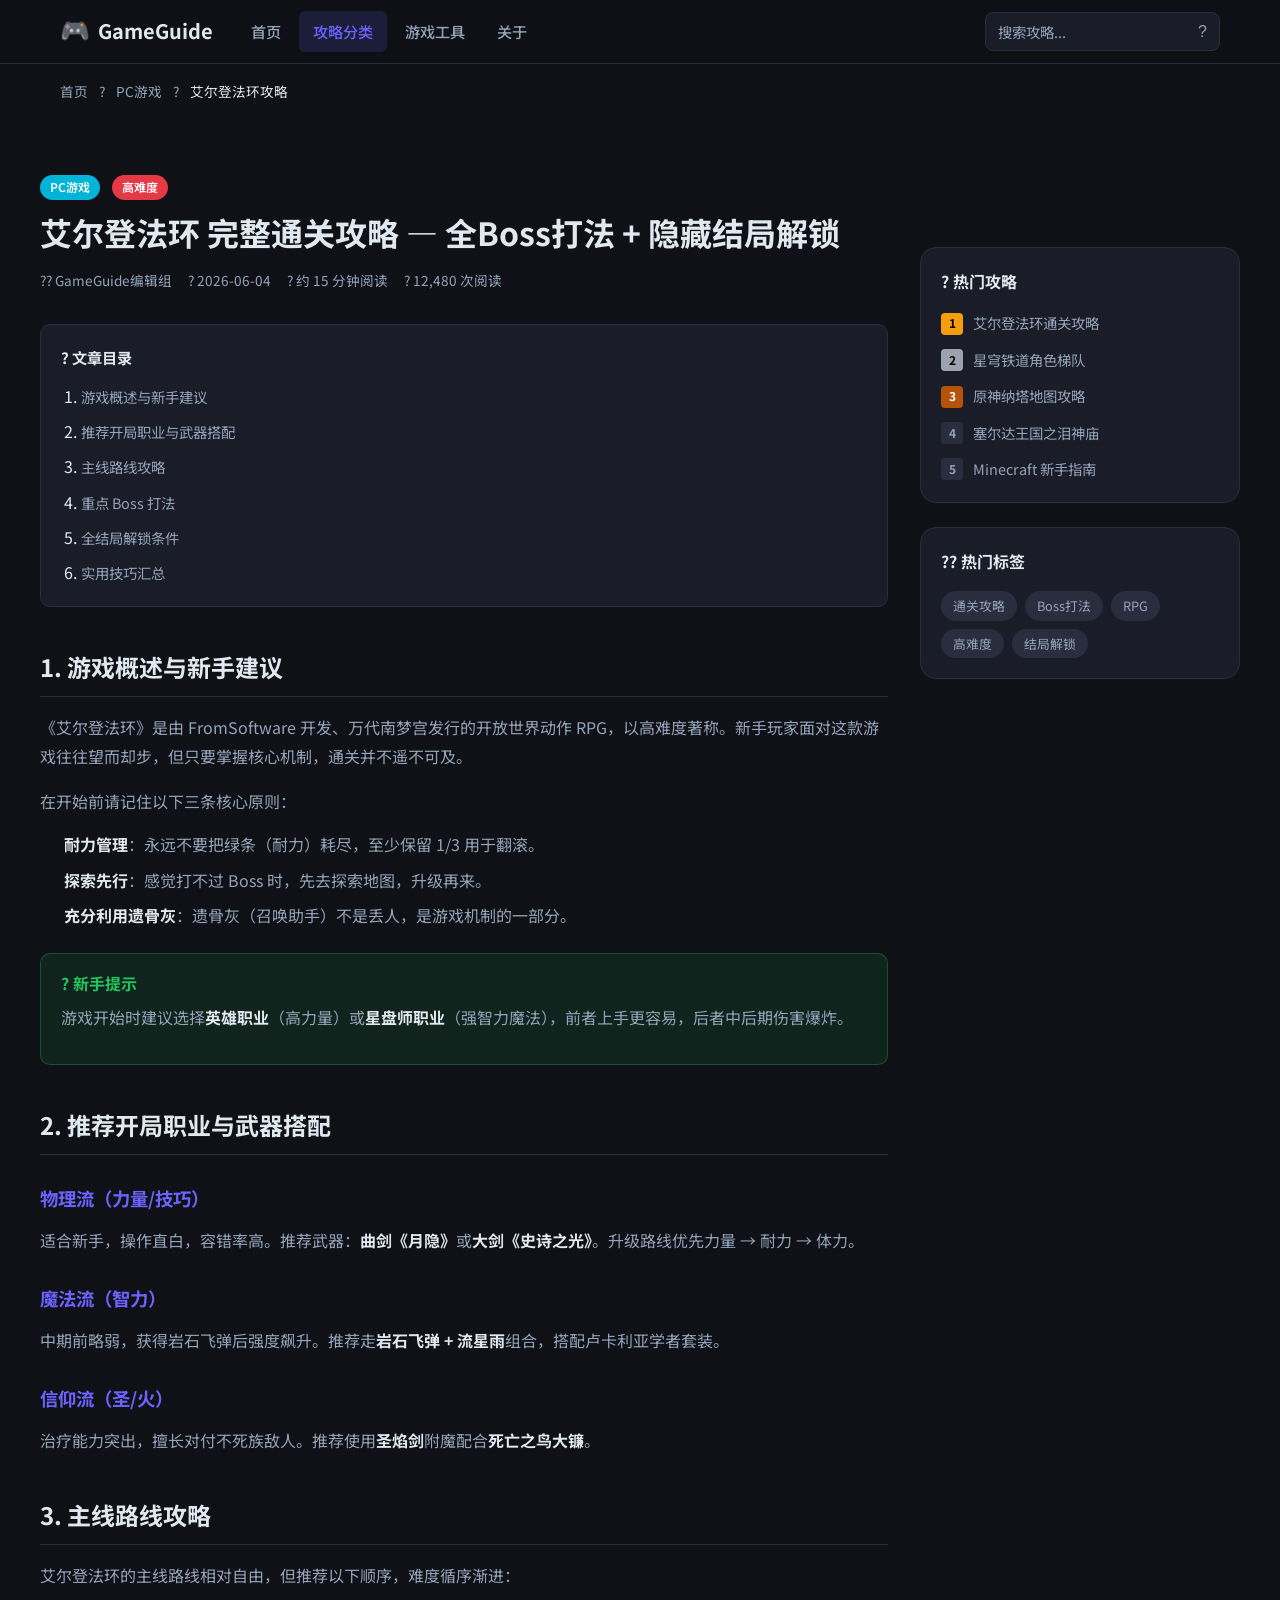
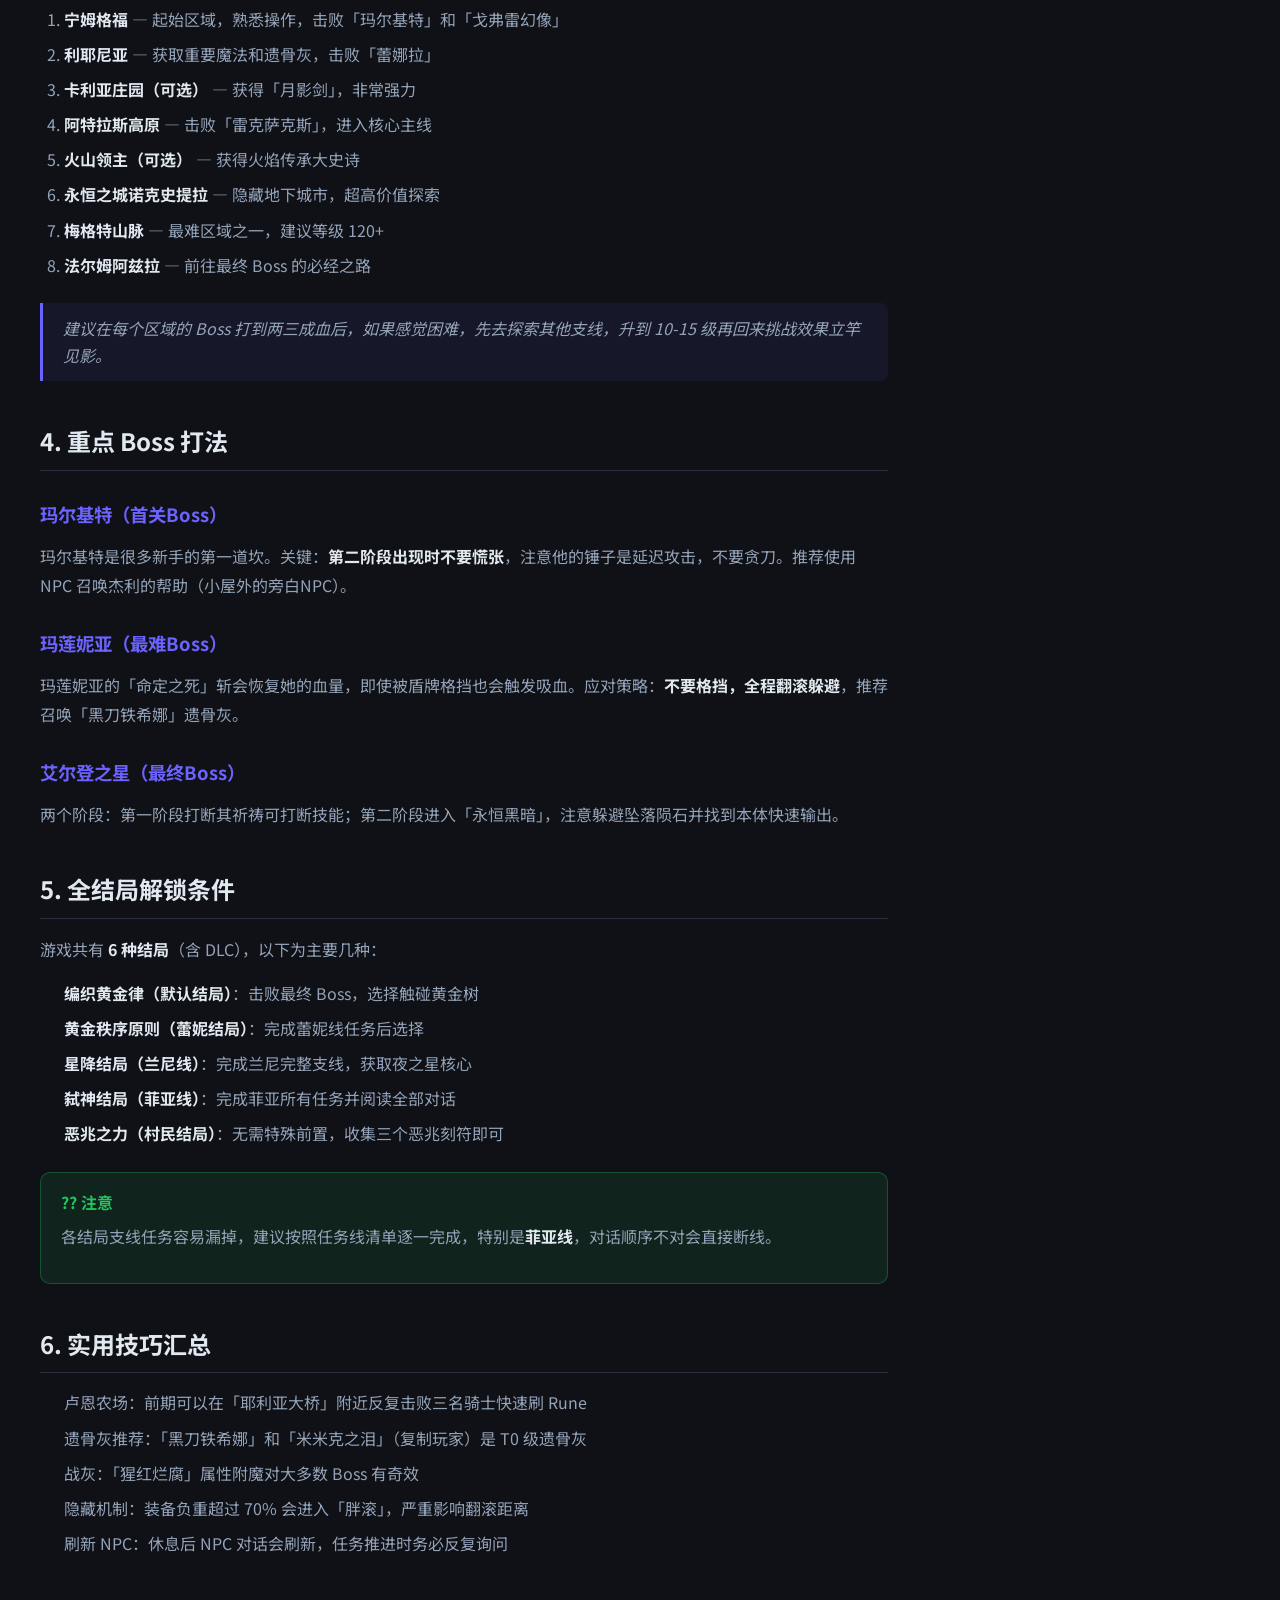
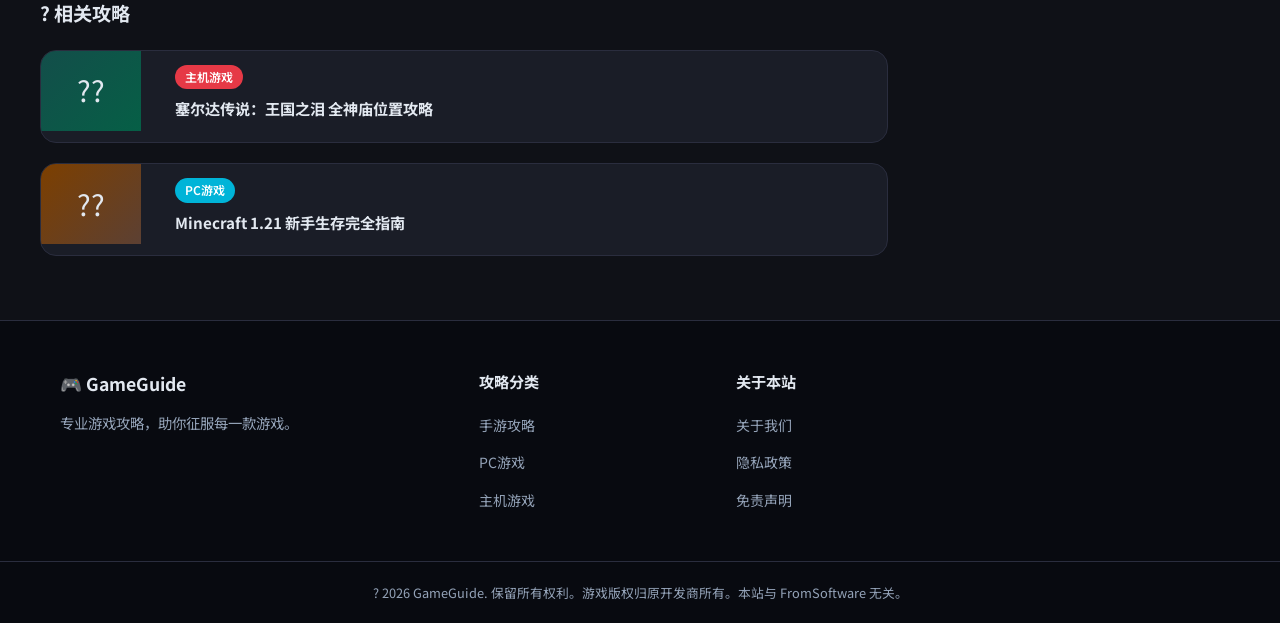
<file: guides/elden-ring-guide.html>
<!DOCTYPE html>
<html lang="zh-CN">
<head>
  <meta charset="UTF-8" />
  <meta name="viewport" content="width=device-width, initial-scale=1.0" />
  <meta name="description" content="艾尔登法环完整通关攻略 — 详解主线路线、全Boss弱点与打法、最强武器搭配，以及全部5个结局解锁条件，新手也能通关的保姆级指南。" />
  <meta name="keywords" content="艾尔登法环攻略,艾尔登法环boss打法,艾尔登法环通关,艾尔登法环结局" />
  <title>艾尔登法环 完整通关攻略 — 全Boss打法 + 隐藏结局解锁 | GameGuide</title>
  <script async src="https://pagead2.googlesyndication.com/pagead/js/adsbygoogle.js?client=ca-pub-6329205502545792" crossorigin="anonymous"></script>
  <link rel="stylesheet" href="../css/style.css" />
  <link href="https://fonts.googleapis.com/css2?family=Noto+Sans+SC:wght@400;500;700&display=swap" rel="stylesheet" />

  <!-- 文章结构化数据 -->
  <script type="application/ld+json">
  {
    "@context": "https://schema.org",
    "@type": "Article",
    "headline": "艾尔登法环 完整通关攻略 — 全Boss打法 + 隐藏结局解锁",
    "description": "详解主线路线、全Boss弱点与打法、最强武器搭配，以及全部5个结局解锁条件",
    "author": { "@type": "Person", "name": "GameGuide编辑组" },
    "publisher": {
      "@type": "Organization",
      "name": "GameGuide",
      "logo": { "@type": "ImageObject", "url": "https://yourdomain.com/images/logo.png" }
    },
    "datePublished": "2026-06-04",
    "dateModified": "2026-06-04"
  }
  </script>
</head>
<body>

<header class="site-header">
  <div class="container header-inner">
    <a href="../index.html" class="logo">
      <span class="logo-icon">🎮</span>
      <span class="logo-text">GameGuide</span>
    </a>
    <nav class="main-nav" id="mainNav">
      <ul>
        <li><a href="../index.html">首页</a></li>
        <li class="has-dropdown">
          <a href="index.html" class="active">攻略分类</a>
          <ul class="dropdown">
            <li><a href="mobile.html">手游攻略</a></li>
            <li><a href="pc.html">PC游戏</a></li>
            <li><a href="console.html">主机游戏</a></li>
            <li><a href="rpg.html">角色扮演</a></li>
          </ul>
        </li>
        <li><a href="../tools.html">游戏工具</a></li>
        <li><a href="../about.html">关于</a></li>
      </ul>
    </nav>
    <div class="header-actions">
      <div class="search-box">
        <input type="search" placeholder="搜索攻略..." id="searchInput" aria-label="搜索攻略" />
        <button type="button" aria-label="搜索">?</button>
      </div>
      <button class="nav-toggle" id="navToggle" aria-label="菜单">?</button>
    </div>
  </div>
</header>

<!-- 面包屑 -->
<div class="container" style="padding-top:16px">
  <nav style="font-size:.85rem;color:var(--text-muted)" aria-label="面包屑">
    <a href="../index.html" style="color:var(--text-muted)">首页</a>
    <span style="margin:0 8px">?</span>
    <a href="pc.html" style="color:var(--text-muted)">PC游戏</a>
    <span style="margin:0 8px">?</span>
    <span style="color:var(--text)">艾尔登法环攻略</span>
  </nav>
</div>

<!-- 文章顶部广告 -->
<div class="container">
  <div class="ad-unit ad-banner">
    
  </div>
</div>

<div class="container article-page-layout">

  <!-- 主文章内容 -->
  <article>
    <div class="article-header">
      <div class="article-meta" style="margin-bottom:12px">
        <span class="tag tag-pc">PC游戏</span>
        <span class="tag" style="background:#e63946">高难度</span>
      </div>
      <h1 class="article-title">艾尔登法环 完整通关攻略 — 全Boss打法 + 隐藏结局解锁</h1>
      <div class="article-info">
        <span>?? GameGuide编辑组</span>
        <time datetime="2026-06-04">? 2026-06-04</time>
        <span>? 约 15 分钟阅读</span>
        <span>? 12,480 次阅读</span>
      </div>
    </div>

    <!-- 目录 -->
    <div class="article-toc">
      <h4>? 文章目录</h4>
      <ol>
        <li><a href="#overview">游戏概述与新手建议</a></li>
        <li><a href="#builds">推荐开局职业与武器搭配</a></li>
        <li><a href="#mainline">主线路线攻略</a></li>
        <li><a href="#bosses">重点 Boss 打法</a></li>
        <li><a href="#endings">全结局解锁条件</a></li>
        <li><a href="#tips">实用技巧汇总</a></li>
      </ol>
    </div>

    <div class="article-content">

      <h2 id="overview">1. 游戏概述与新手建议</h2>
      <p>《艾尔登法环》是由 FromSoftware 开发、万代南梦宫发行的开放世界动作 RPG，以高难度著称。新手玩家面对这款游戏往往望而却步，但只要掌握核心机制，通关并不遥不可及。</p>
      <p>在开始前请记住以下三条核心原则：</p>
      <ul>
        <li><strong>耐力管理</strong>：永远不要把绿条（耐力）耗尽，至少保留 1/3 用于翻滚。</li>
        <li><strong>探索先行</strong>：感觉打不过 Boss 时，先去探索地图，升级再来。</li>
        <li><strong>充分利用遗骨灰</strong>：遗骨灰（召唤助手）不是丢人，是游戏机制的一部分。</li>
      </ul>

      <div class="tip-box">
        <div class="tip-title">? 新手提示</div>
        <p>游戏开始时建议选择<strong>英雄职业</strong>（高力量）或<strong>星盘师职业</strong>（强智力魔法），前者上手更容易，后者中后期伤害爆炸。</p>
      </div>

      <h2 id="builds">2. 推荐开局职业与武器搭配</h2>
      <h3>物理流（力量/技巧）</h3>
      <p>适合新手，操作直白，容错率高。推荐武器：<strong>曲剑《月隐》</strong>或<strong>大剑《史诗之光》</strong>。升级路线优先力量 → 耐力 → 体力。</p>
      <h3>魔法流（智力）</h3>
      <p>中期前略弱，获得岩石飞弹后强度飙升。推荐走<strong>岩石飞弹 + 流星雨</strong>组合，搭配卢卡利亚学者套装。</p>
      <h3>信仰流（圣/火）</h3>
      <p>治疗能力突出，擅长对付不死族敌人。推荐使用<strong>圣焰剑</strong>附魔配合<strong>死亡之鸟大镰</strong>。</p>

      <!-- 文章内广告 -->
      <div class="ad-unit ad-inline">
        
      </div>

      <h2 id="mainline">3. 主线路线攻略</h2>
      <p>艾尔登法环的主线路线相对自由，但推荐以下顺序，难度循序渐进：</p>
      <ol>
        <li><strong>宁姆格福</strong> — 起始区域，熟悉操作，击败「玛尔基特」和「戈弗雷幻像」</li>
        <li><strong>利耶尼亚</strong> — 获取重要魔法和遗骨灰，击败「蕾娜拉」</li>
        <li><strong>卡利亚庄园（可选）</strong> — 获得「月影剑」，非常强力</li>
        <li><strong>阿特拉斯高原</strong> — 击败「雷克萨克斯」，进入核心主线</li>
        <li><strong>火山领主（可选）</strong> — 获得火焰传承大史诗</li>
        <li><strong>永恒之城诺克史提拉</strong> — 隐藏地下城市，超高价值探索</li>
        <li><strong>梅格特山脉</strong> — 最难区域之一，建议等级 120+</li>
        <li><strong>法尔姆阿兹拉</strong> — 前往最终 Boss 的必经之路</li>
      </ol>

      <blockquote>
        建议在每个区域的 Boss 打到两三成血后，如果感觉困难，先去探索其他支线，升到 10-15 级再回来挑战效果立竿见影。
      </blockquote>

      <h2 id="bosses">4. 重点 Boss 打法</h2>
      <h3>玛尔基特（首关Boss）</h3>
      <p>玛尔基特是很多新手的第一道坎。关键：<strong>第二阶段出现时不要慌张</strong>，注意他的锤子是延迟攻击，不要贪刀。推荐使用 NPC 召唤杰利的帮助（小屋外的旁白NPC）。</p>
      <h3>玛莲妮亚（最难Boss）</h3>
      <p>玛莲妮亚的「命定之死」斩会恢复她的血量，即使被盾牌格挡也会触发吸血。应对策略：<strong>不要格挡，全程翻滚躲避</strong>，推荐召唤「黑刀铁希娜」遗骨灰。</p>
      <h3>艾尔登之星（最终Boss）</h3>
      <p>两个阶段：第一阶段打断其祈祷可打断技能；第二阶段进入「永恒黑暗」，注意躲避坠落陨石并找到本体快速输出。</p>

      <h2 id="endings">5. 全结局解锁条件</h2>
      <p>游戏共有 <strong>6 种结局</strong>（含 DLC），以下为主要几种：</p>
      <ul>
        <li><strong>编织黄金律（默认结局）</strong>：击败最终 Boss，选择触碰黄金树</li>
        <li><strong>黄金秩序原则（蕾妮结局）</strong>：完成蕾妮线任务后选择</li>
        <li><strong>星降结局（兰尼线）</strong>：完成兰尼完整支线，获取夜之星核心</li>
        <li><strong>弑神结局（菲亚线）</strong>：完成菲亚所有任务并阅读全部对话</li>
        <li><strong>恶兆之力（村民结局）</strong>：无需特殊前置，收集三个恶兆刻符即可</li>
      </ul>

      <div class="tip-box">
        <div class="tip-title">?? 注意</div>
        <p>各结局支线任务容易漏掉，建议按照任务线清单逐一完成，特别是<strong>菲亚线</strong>，对话顺序不对会直接断线。</p>
      </div>

      <h2 id="tips">6. 实用技巧汇总</h2>
      <ul>
        <li>卢恩农场：前期可以在「耶利亚大桥」附近反复击败三名骑士快速刷 Rune</li>
        <li>遗骨灰推荐：「黑刀铁希娜」和「米米克之泪」（复制玩家）是 T0 级遗骨灰</li>
        <li>战灰：「猩红烂腐」属性附魔对大多数 Boss 有奇效</li>
        <li>隐藏机制：装备负重超过 70% 会进入「胖滚」，严重影响翻滚距离</li>
        <li>刷新 NPC：休息后 NPC 对话会刷新，任务推进时务必反复询问</li>
      </ul>

    </div><!-- /article-content -->

    <!-- 文章底部广告 -->
    <div class="ad-unit ad-banner" style="margin-top:32px">
      
    </div>

    <!-- 相关文章 -->
    <div style="margin-top:40px">
      <h3 style="margin-bottom:20px;font-size:1.2rem">? 相关攻略</h3>
      <div class="article-list">
        <article class="article-card">
          <div class="article-thumb" style="background:linear-gradient(135deg,#134e4a,#065f46);width:100px;height:80px;flex-shrink:0;display:flex;align-items:center;justify-content:center">
            <span style="font-size:1.8rem">??</span>
          </div>
          <div class="article-body" style="padding:14px">
            <div class="article-meta"><span class="tag tag-console">主机游戏</span></div>
            <h3 style="font-size:.95rem"><a href="zelda-totk-guide.html">塞尔达传说：王国之泪 全神庙位置攻略</a></h3>
          </div>
        </article>
        <article class="article-card">
          <div class="article-thumb" style="background:linear-gradient(135deg,#7c3f00,#5c4033);width:100px;height:80px;flex-shrink:0;display:flex;align-items:center;justify-content:center">
            <span style="font-size:1.8rem">??</span>
          </div>
          <div class="article-body" style="padding:14px">
            <div class="article-meta"><span class="tag tag-pc">PC游戏</span></div>
            <h3 style="font-size:.95rem"><a href="minecraft-guide.html">Minecraft 1.21 新手生存完全指南</a></h3>
          </div>
        </article>
      </div>
    </div>

  </article>

  <!-- 侧边栏 -->
  <aside class="sidebar">
    <div class="ad-unit ad-sidebar">
      
    </div>
    <div class="widget">
      <h3 class="widget-title">? 热门攻略</h3>
      <ul class="hot-list">
        <li><a href="elden-ring-guide.html"><span class="rank rank-1">1</span> 艾尔登法环通关攻略</a></li>
        <li><a href="honkai-starrail-guide.html"><span class="rank rank-2">2</span> 星穹铁道角色梯队</a></li>
        <li><a href="genshin-guide.html"><span class="rank rank-3">3</span> 原神纳塔地图攻略</a></li>
        <li><a href="zelda-totk-guide.html"><span class="rank">4</span> 塞尔达王国之泪神庙</a></li>
        <li><a href="minecraft-guide.html"><span class="rank">5</span> Minecraft 新手指南</a></li>
      </ul>
    </div>
    <div class="widget">
      <h3 class="widget-title">?? 热门标签</h3>
      <div class="tag-cloud">
        <a href="#" class="tag-link">通关攻略</a>
        <a href="#" class="tag-link">Boss打法</a>
        <a href="#" class="tag-link">RPG</a>
        <a href="#" class="tag-link">高难度</a>
        <a href="#" class="tag-link">结局解锁</a>
      </div>
    </div>
    <div class="ad-unit ad-sidebar sticky-ad">
      
    </div>
  </aside>

</div>

<footer class="site-footer">
  <div class="container footer-inner">
    <div class="footer-brand">
      <a href="../index.html" class="logo">🎮 GameGuide</a>
      <p>专业游戏攻略，助你征服每一款游戏。</p>
    </div>
    <div class="footer-links">
      <div class="footer-col">
        <h4>攻略分类</h4>
        <ul>
          <li><a href="mobile.html">手游攻略</a></li>
          <li><a href="pc.html">PC游戏</a></li>
          <li><a href="console.html">主机游戏</a></li>
        </ul>
      </div>
      <div class="footer-col">
        <h4>关于本站</h4>
        <ul>
          <li><a href="../about.html">关于我们</a></li>
          <li><a href="../privacy.html">隐私政策</a></li>
          <li><a href="../disclaimer.html">免责声明</a></li>
        </ul>
      </div>
    </div>
  </div>
  <div class="footer-bottom">
    <div class="container">
      <p>? 2026 GameGuide. 保留所有权利。游戏版权归原开发商所有。本站与 FromSoftware 无关。</p>
    </div>
  </div>
</footer>

<script src="../js/main.js"></script>
</body>
</html>
</file>
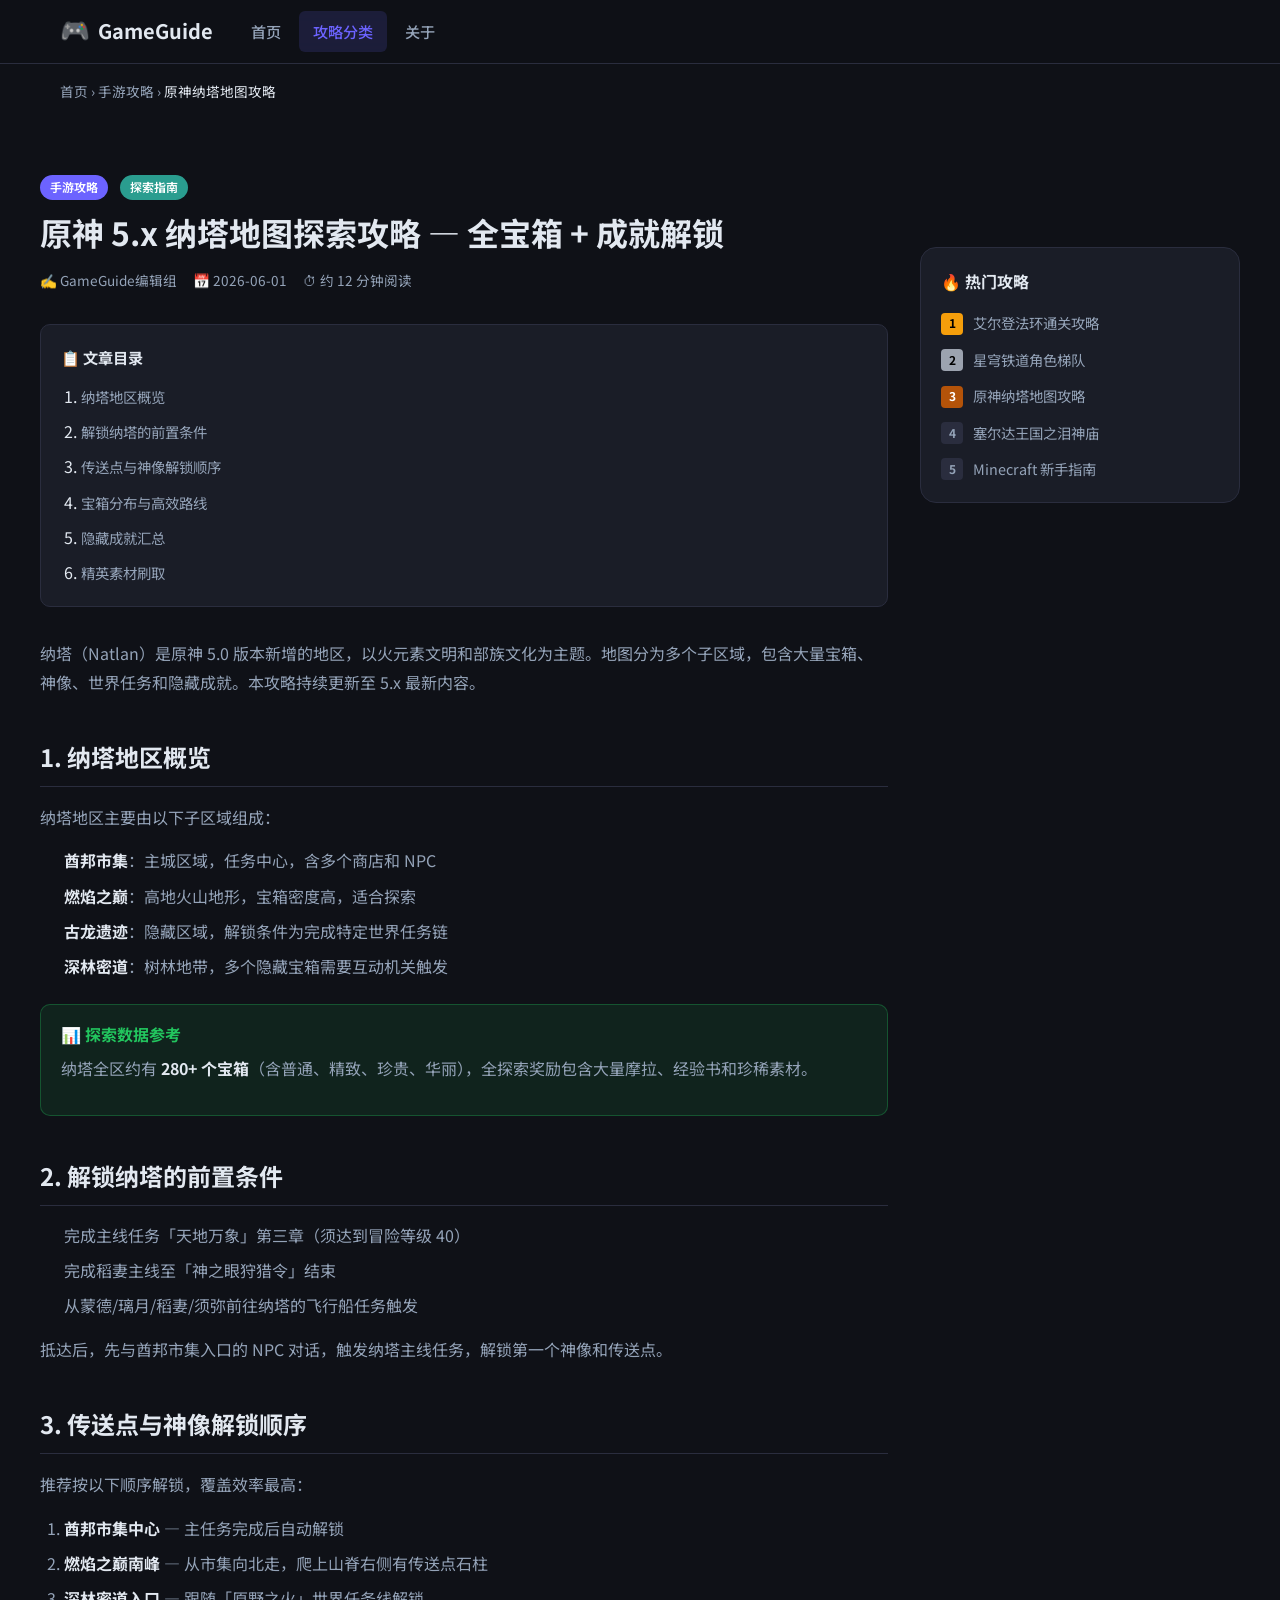
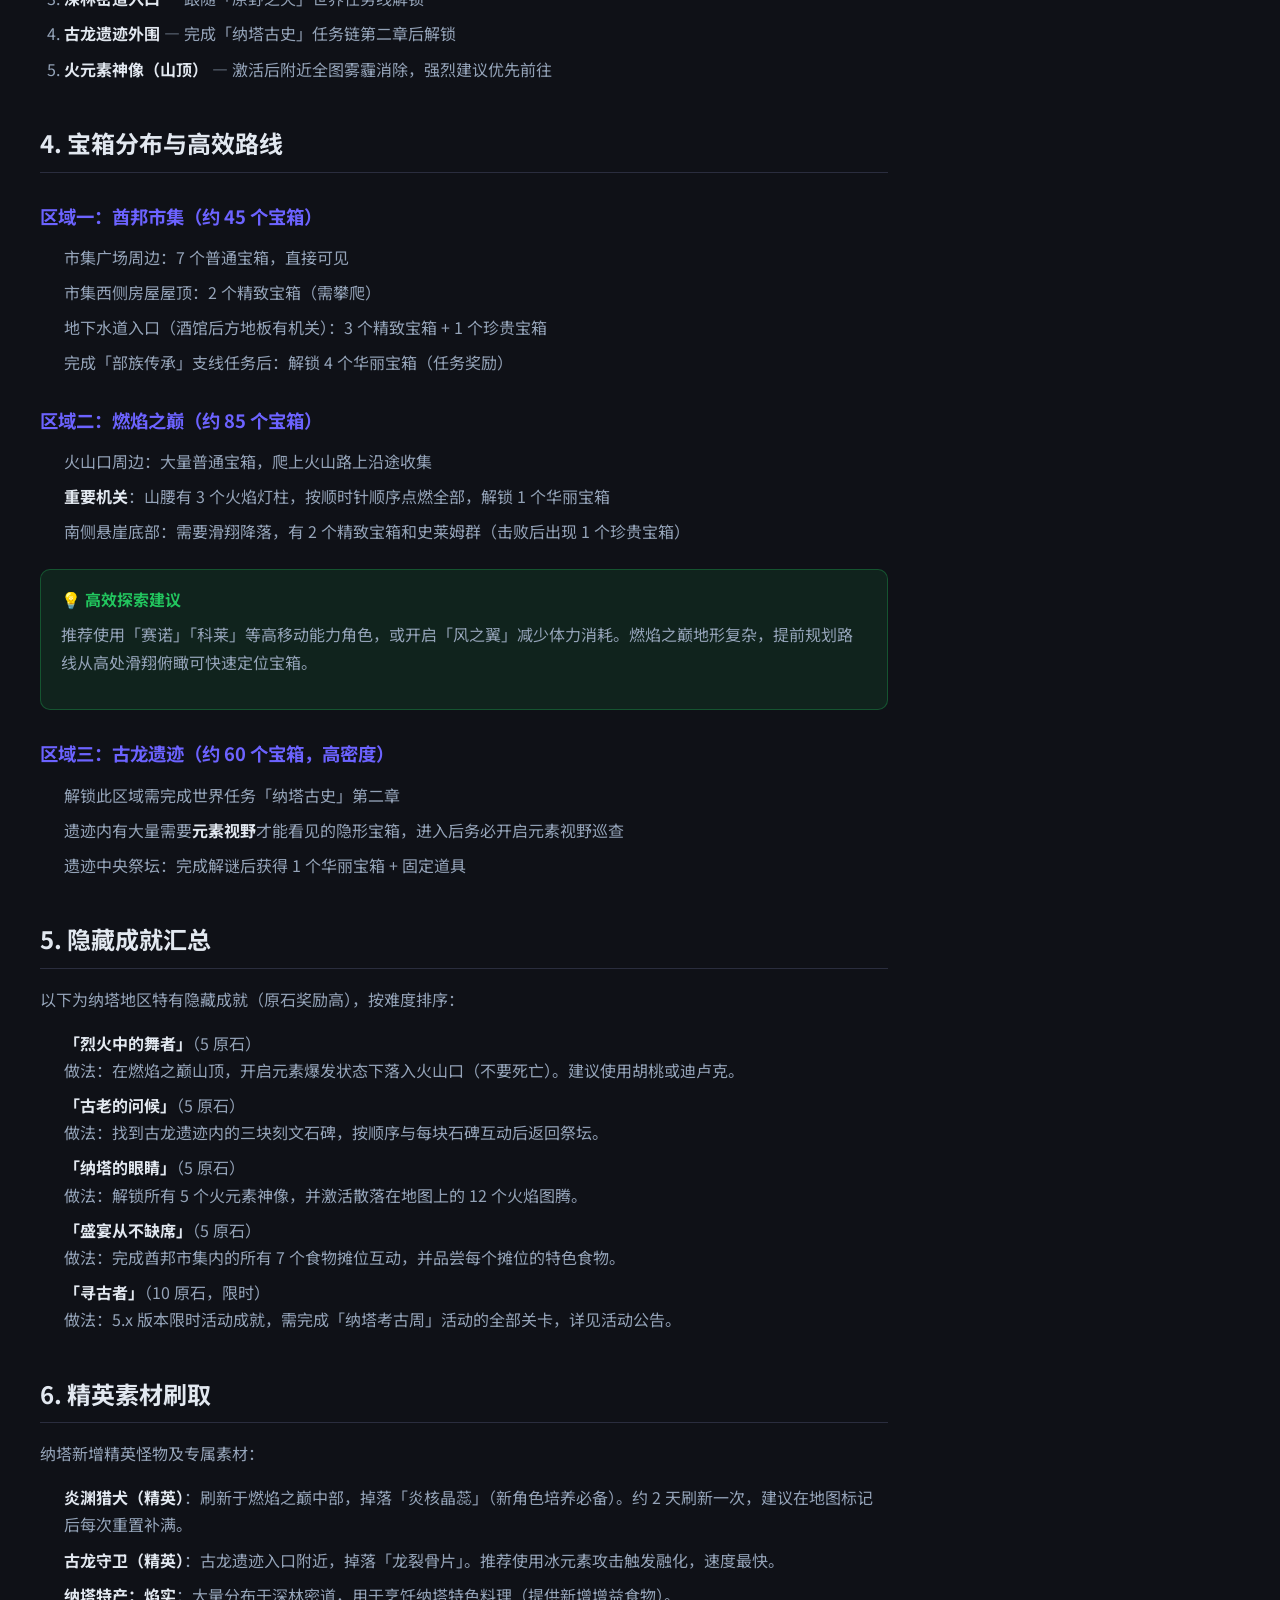
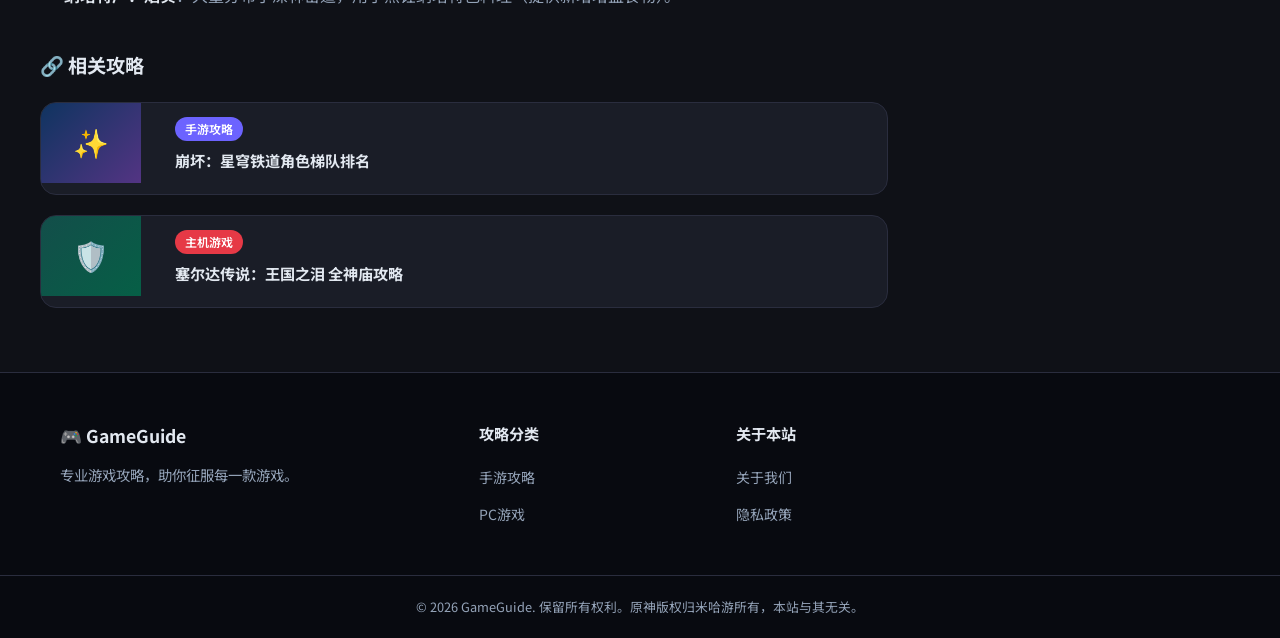
<file: guides/genshin-guide.html>
<!DOCTYPE html>
<html lang="zh-CN">
<head>
  <meta charset="UTF-8" />
  <meta name="viewport" content="width=device-width, initial-scale=1.0" />
  <meta name="description" content="原神 5.x 纳塔（Natlan）地图探索攻略 — 全宝箱位置、神像解锁、隐藏成就、精英素材刷取路线，最全图文指南。" />
  <meta name="keywords" content="原神攻略,原神纳塔,纳塔宝箱,原神5.x攻略,原神成就攻略" />
  <title>原神 5.x 纳塔地图探索攻略 — 全宝箱 + 成就解锁 | GameGuide</title>
  <script async src="https://pagead2.googlesyndication.com/pagead/js/adsbygoogle.js?client=ca-pub-6329205502545792" crossorigin="anonymous"></script>
  <link rel="stylesheet" href="../css/style.css" />
  <link href="https://fonts.googleapis.com/css2?family=Noto+Sans+SC:wght@400;500;700&display=swap" rel="stylesheet" />
</head>
<body>
<header class="site-header">
  <div class="container header-inner">
    <a href="../index.html" class="logo"><span class="logo-icon">🎮</span><span class="logo-text">GameGuide</span></a>
    <nav class="main-nav" id="mainNav">
      <ul>
        <li><a href="../index.html">首页</a></li>
        <li class="has-dropdown"><a href="index.html" class="active">攻略分类</a>
          <ul class="dropdown"><li><a href="mobile.html">手游攻略</a></li><li><a href="pc.html">PC游戏</a></li></ul>
        </li>
        <li><a href="../about.html">关于</a></li>
      </ul>
    </nav>
    <div class="header-actions"><button class="nav-toggle" id="navToggle" aria-label="菜单">☰</button></div>
  </div>
</header>

<div class="container" style="padding-top:16px">
  <nav style="font-size:.85rem;color:var(--text-muted)">
    <a href="../index.html" style="color:var(--text-muted)">首页</a> › <a href="mobile.html" style="color:var(--text-muted)">手游攻略</a> › <span style="color:var(--text)">原神纳塔地图攻略</span>
  </nav>
</div>

<div class="container"><div class="ad-unit ad-banner"></div></div>

<div class="container article-page-layout">
<article>
  <div class="article-header">
    <div class="article-meta" style="margin-bottom:12px"><span class="tag tag-mobile">手游攻略</span><span class="tag" style="background:#2a9d8f">探索指南</span></div>
    <h1 class="article-title">原神 5.x 纳塔地图探索攻略 — 全宝箱 + 成就解锁</h1>
    <div class="article-info">
      <span>✍️ GameGuide编辑组</span>
      <time datetime="2026-06-01">📅 2026-06-01</time>
      <span>⏱ 约 12 分钟阅读</span>
    </div>
  </div>

  <div class="article-toc">
    <h4>📋 文章目录</h4>
    <ol>
      <li><a href="#overview">纳塔地区概览</a></li>
      <li><a href="#unlock">解锁纳塔的前置条件</a></li>
      <li><a href="#waypoints">传送点与神像解锁顺序</a></li>
      <li><a href="#chests">宝箱分布与高效路线</a></li>
      <li><a href="#achievements">隐藏成就汇总</a></li>
      <li><a href="#materials">精英素材刷取</a></li>
    </ol>
  </div>

  <div class="article-content">

    <p>纳塔（Natlan）是原神 5.0 版本新增的地区，以火元素文明和部族文化为主题。地图分为多个子区域，包含大量宝箱、神像、世界任务和隐藏成就。本攻略持续更新至 5.x 最新内容。</p>

    <h2 id="overview">1. 纳塔地区概览</h2>
    <p>纳塔地区主要由以下子区域组成：</p>
    <ul>
      <li><strong>酋邦市集</strong>：主城区域，任务中心，含多个商店和 NPC</li>
      <li><strong>燃焰之巅</strong>：高地火山地形，宝箱密度高，适合探索</li>
      <li><strong>古龙遗迹</strong>：隐藏区域，解锁条件为完成特定世界任务链</li>
      <li><strong>深林密道</strong>：树林地带，多个隐藏宝箱需要互动机关触发</li>
    </ul>
    <div class="tip-box">
      <div class="tip-title">📊 探索数据参考</div>
      <p>纳塔全区约有 <strong>280+ 个宝箱</strong>（含普通、精致、珍贵、华丽），全探索奖励包含大量摩拉、经验书和珍稀素材。</p>
    </div>

    <h2 id="unlock">2. 解锁纳塔的前置条件</h2>
    <ul>
      <li>完成主线任务「天地万象」第三章（须达到冒险等级 40）</li>
      <li>完成稻妻主线至「神之眼狩猎令」结束</li>
      <li>从蒙德/璃月/稻妻/须弥前往纳塔的飞行船任务触发</li>
    </ul>
    <p>抵达后，先与酋邦市集入口的 NPC 对话，触发纳塔主线任务，解锁第一个神像和传送点。</p>

    <div class="ad-unit ad-inline"></div>

    <h2 id="waypoints">3. 传送点与神像解锁顺序</h2>
    <p>推荐按以下顺序解锁，覆盖效率最高：</p>
    <ol>
      <li><strong>酋邦市集中心</strong> — 主任务完成后自动解锁</li>
      <li><strong>燃焰之巅南峰</strong> — 从市集向北走，爬上山脊右侧有传送点石柱</li>
      <li><strong>深林密道入口</strong> — 跟随「原野之火」世界任务线解锁</li>
      <li><strong>古龙遗迹外围</strong> — 完成「纳塔古史」任务链第二章后解锁</li>
      <li><strong>火元素神像（山顶）</strong> — 激活后附近全图雾霾消除，强烈建议优先前往</li>
    </ol>

    <h2 id="chests">4. 宝箱分布与高效路线</h2>
    <h3>区域一：酋邦市集（约 45 个宝箱）</h3>
    <ul>
      <li>市集广场周边：7 个普通宝箱，直接可见</li>
      <li>市集西侧房屋屋顶：2 个精致宝箱（需攀爬）</li>
      <li>地下水道入口（酒馆后方地板有机关）：3 个精致宝箱 + 1 个珍贵宝箱</li>
      <li>完成「部族传承」支线任务后：解锁 4 个华丽宝箱（任务奖励）</li>
    </ul>
    <h3>区域二：燃焰之巅（约 85 个宝箱）</h3>
    <ul>
      <li>火山口周边：大量普通宝箱，爬上火山路上沿途收集</li>
      <li><strong>重要机关</strong>：山腰有 3 个火焰灯柱，按顺时针顺序点燃全部，解锁 1 个华丽宝箱</li>
      <li>南侧悬崖底部：需要滑翔降落，有 2 个精致宝箱和史莱姆群（击败后出现 1 个珍贵宝箱）</li>
    </ul>
    <div class="tip-box">
      <div class="tip-title">💡 高效探索建议</div>
      <p>推荐使用「赛诺」「科莱」等高移动能力角色，或开启「风之翼」减少体力消耗。燃焰之巅地形复杂，提前规划路线从高处滑翔俯瞰可快速定位宝箱。</p>
    </div>
    <h3>区域三：古龙遗迹（约 60 个宝箱，高密度）</h3>
    <ul>
      <li>解锁此区域需完成世界任务「纳塔古史」第二章</li>
      <li>遗迹内有大量需要<strong>元素视野</strong>才能看见的隐形宝箱，进入后务必开启元素视野巡查</li>
      <li>遗迹中央祭坛：完成解谜后获得 1 个华丽宝箱 + 固定道具</li>
    </ul>

    <h2 id="achievements">5. 隐藏成就汇总</h2>
    <p>以下为纳塔地区特有隐藏成就（原石奖励高），按难度排序：</p>
    <ul>
      <li>
        <strong>「烈火中的舞者」</strong>（5 原石）<br/>
        做法：在燃焰之巅山顶，开启元素爆发状态下落入火山口（不要死亡）。建议使用胡桃或迪卢克。
      </li>
      <li>
        <strong>「古老的问候」</strong>（5 原石）<br/>
        做法：找到古龙遗迹内的三块刻文石碑，按顺序与每块石碑互动后返回祭坛。
      </li>
      <li>
        <strong>「纳塔的眼睛」</strong>（5 原石）<br/>
        做法：解锁所有 5 个火元素神像，并激活散落在地图上的 12 个火焰图腾。
      </li>
      <li>
        <strong>「盛宴从不缺席」</strong>（5 原石）<br/>
        做法：完成酋邦市集内的所有 7 个食物摊位互动，并品尝每个摊位的特色食物。
      </li>
      <li>
        <strong>「寻古者」</strong>（10 原石，限时）<br/>
        做法：5.x 版本限时活动成就，需完成「纳塔考古周」活动的全部关卡，详见活动公告。
      </li>
    </ul>

    <h2 id="materials">6. 精英素材刷取</h2>
    <p>纳塔新增精英怪物及专属素材：</p>
    <ul>
      <li><strong>炎渊猎犬（精英）</strong>：刷新于燃焰之巅中部，掉落「炎核晶蕊」（新角色培养必备）。约 2 天刷新一次，建议在地图标记后每次重置补满。</li>
      <li><strong>古龙守卫（精英）</strong>：古龙遗迹入口附近，掉落「龙裂骨片」。推荐使用冰元素攻击触发融化，速度最快。</li>
      <li><strong>纳塔特产：焰实</strong>：大量分布于深林密道，用于烹饪纳塔特色料理（提供新增增益食物）。</li>
    </ul>

  </div>

  <div class="ad-unit ad-banner" style="margin-top:32px"></div>

  <div style="margin-top:40px">
    <h3 style="margin-bottom:20px;font-size:1.2rem">🔗 相关攻略</h3>
    <div class="article-list">
      <article class="article-card">
        <div class="article-thumb" style="background:linear-gradient(135deg,#0f3460,#533483);width:100px;height:80px;flex-shrink:0;display:flex;align-items:center;justify-content:center"><span style="font-size:1.8rem">✨</span></div>
        <div class="article-body" style="padding:14px">
          <div class="article-meta"><span class="tag tag-mobile">手游攻略</span></div>
          <h3 style="font-size:.95rem"><a href="honkai-starrail-guide.html">崩坏：星穹铁道角色梯队排名</a></h3>
        </div>
      </article>
      <article class="article-card">
        <div class="article-thumb" style="background:linear-gradient(135deg,#134e4a,#065f46);width:100px;height:80px;flex-shrink:0;display:flex;align-items:center;justify-content:center"><span style="font-size:1.8rem">🛡️</span></div>
        <div class="article-body" style="padding:14px">
          <div class="article-meta"><span class="tag tag-console">主机游戏</span></div>
          <h3 style="font-size:.95rem"><a href="zelda-totk-guide.html">塞尔达传说：王国之泪 全神庙攻略</a></h3>
        </div>
      </article>
    </div>
  </div>
</article>

<aside class="sidebar">
  <div class="ad-unit ad-sidebar"></div>
  <div class="widget">
    <h3 class="widget-title">🔥 热门攻略</h3>
    <ul class="hot-list">
      <li><a href="elden-ring-guide.html"><span class="rank rank-1">1</span> 艾尔登法环通关攻略</a></li>
      <li><a href="honkai-starrail-guide.html"><span class="rank rank-2">2</span> 星穹铁道角色梯队</a></li>
      <li><a href="genshin-guide.html"><span class="rank rank-3">3</span> 原神纳塔地图攻略</a></li>
      <li><a href="zelda-totk-guide.html"><span class="rank">4</span> 塞尔达王国之泪神庙</a></li>
      <li><a href="minecraft-guide.html"><span class="rank">5</span> Minecraft 新手指南</a></li>
    </ul>
  </div>
  <div class="ad-unit ad-sidebar"></div>
</aside>
</div>

<footer class="site-footer">
  <div class="container footer-inner">
    <div class="footer-brand"><a href="../index.html" class="logo">🎮 GameGuide</a><p>专业游戏攻略，助你征服每一款游戏。</p></div>
    <div class="footer-links">
      <div class="footer-col"><h4>攻略分类</h4><ul><li><a href="mobile.html">手游攻略</a></li><li><a href="pc.html">PC游戏</a></li></ul></div>
      <div class="footer-col"><h4>关于本站</h4><ul><li><a href="../about.html">关于我们</a></li><li><a href="../privacy.html">隐私政策</a></li></ul></div>
    </div>
  </div>
  <div class="footer-bottom"><div class="container"><p>© 2026 GameGuide. 保留所有权利。原神版权归米哈游所有，本站与其无关。</p></div></div>
</footer>
<script src="../js/main.js"></script>
</body>
</html>
</file>
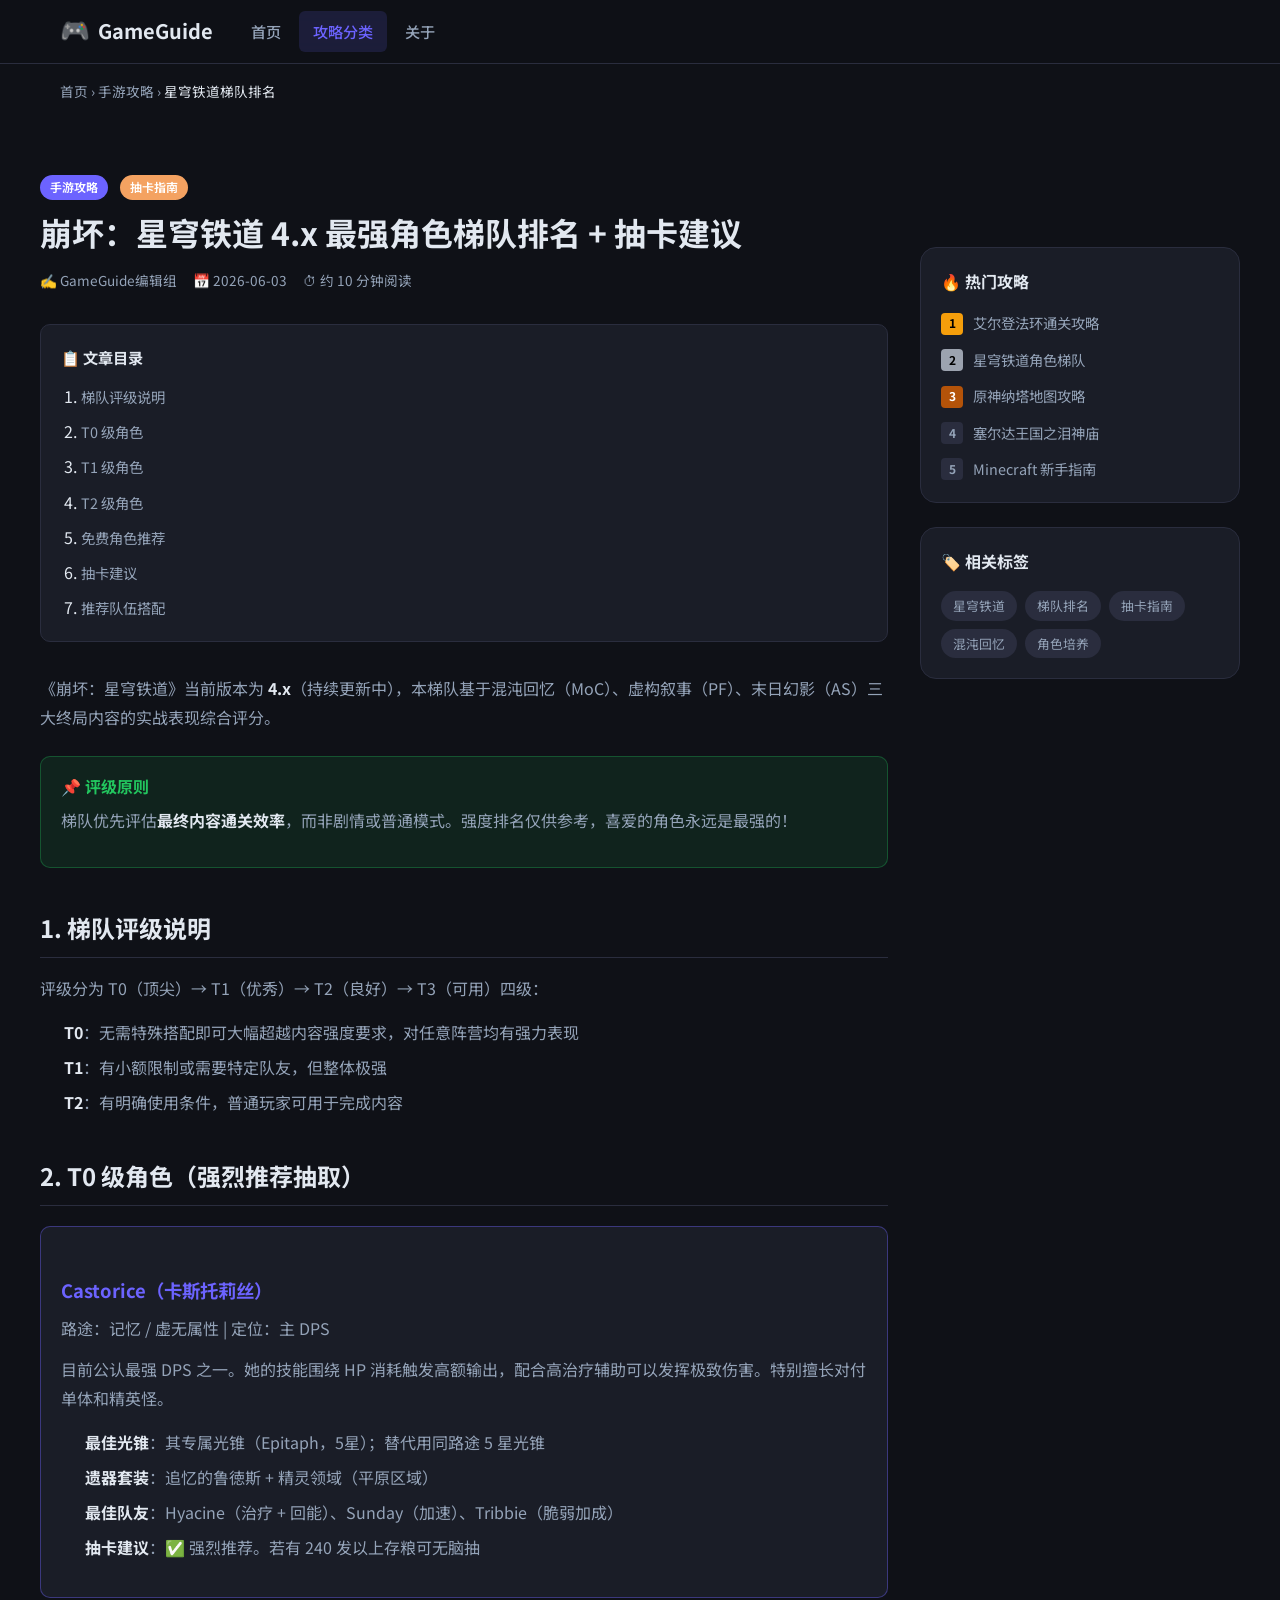
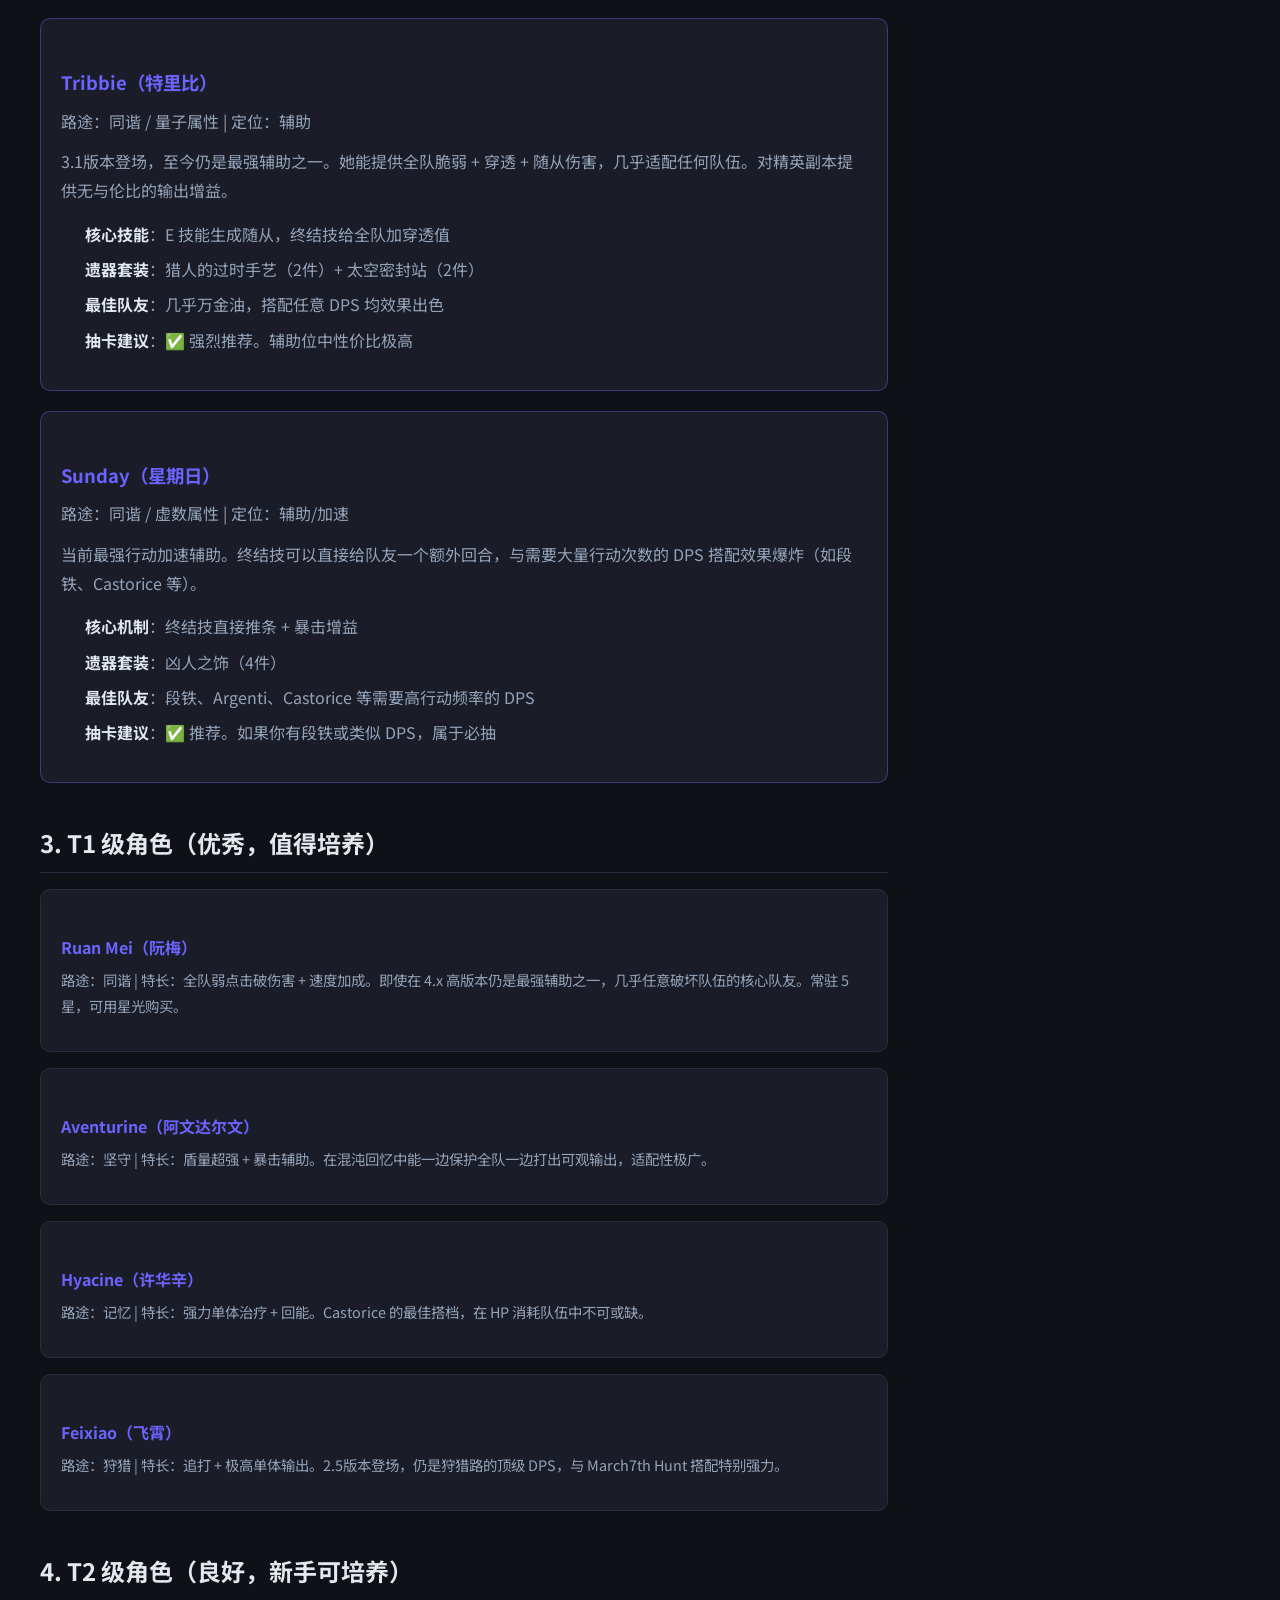
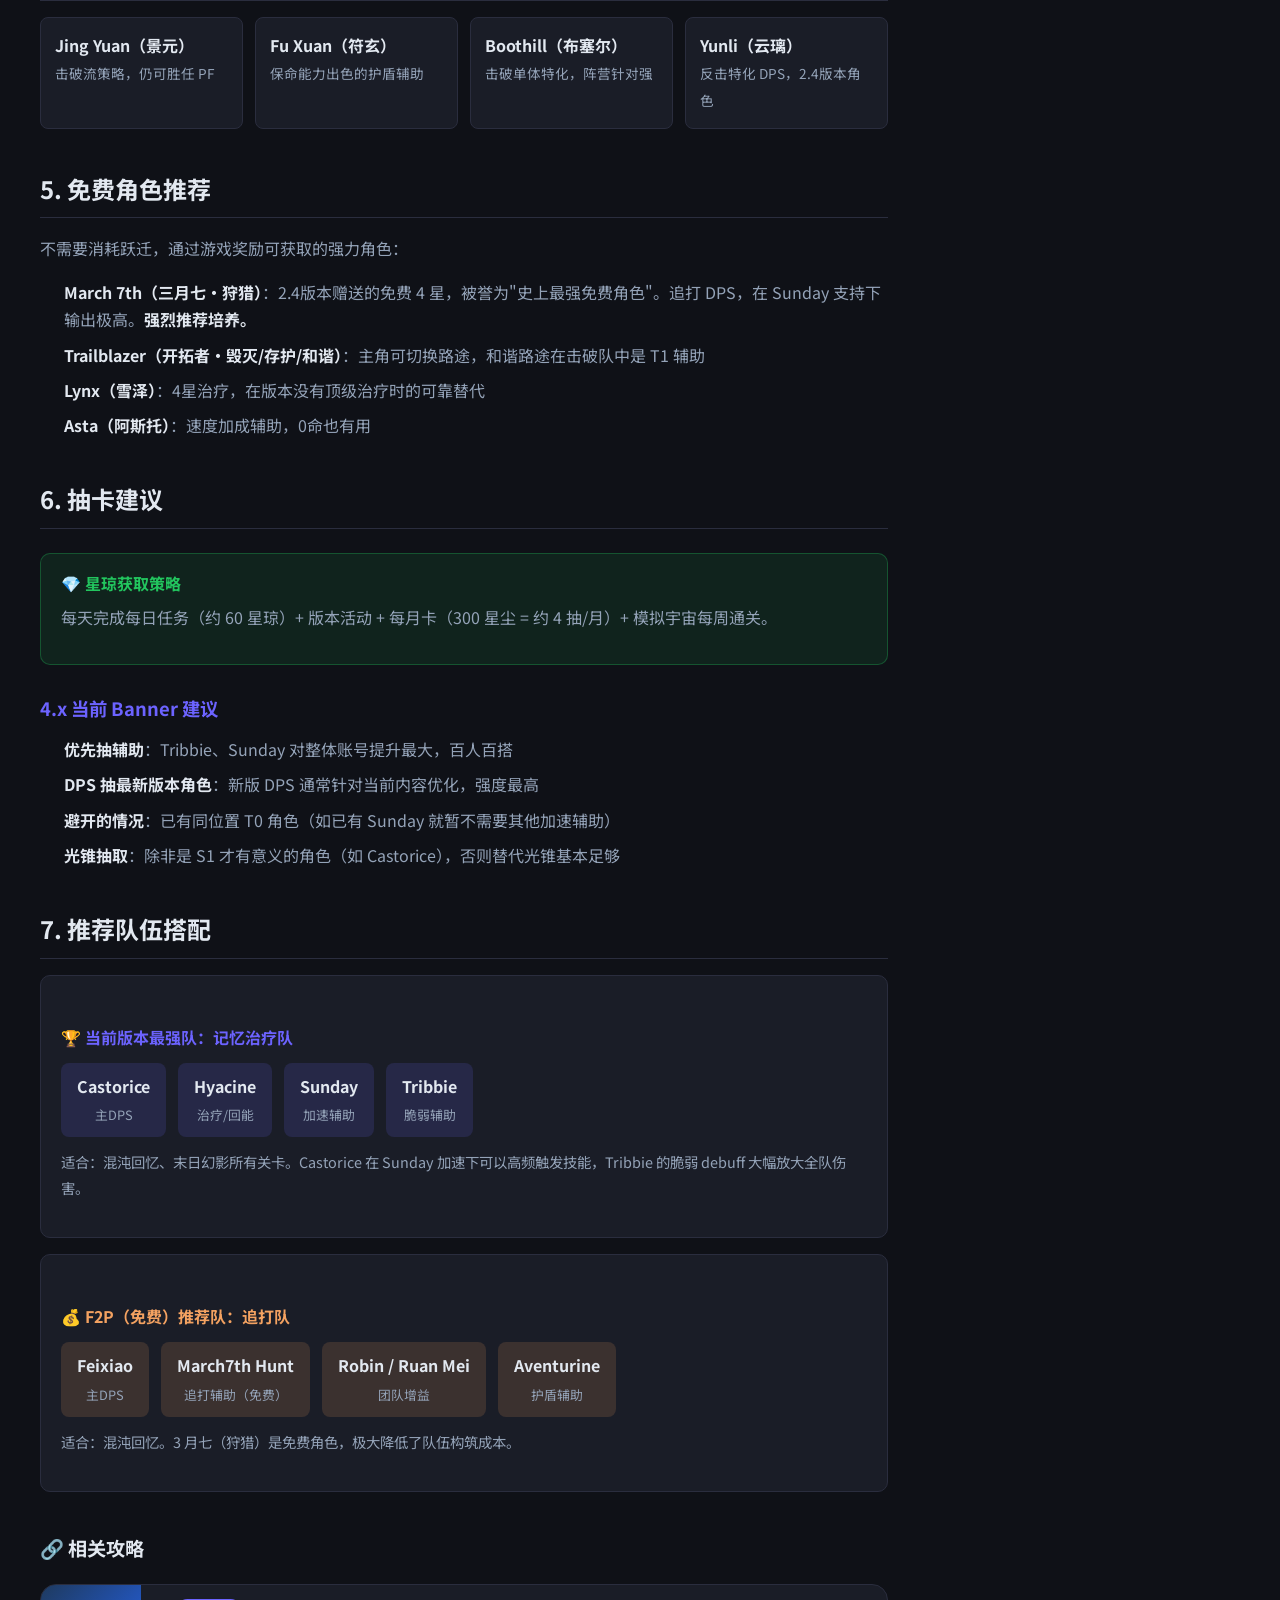
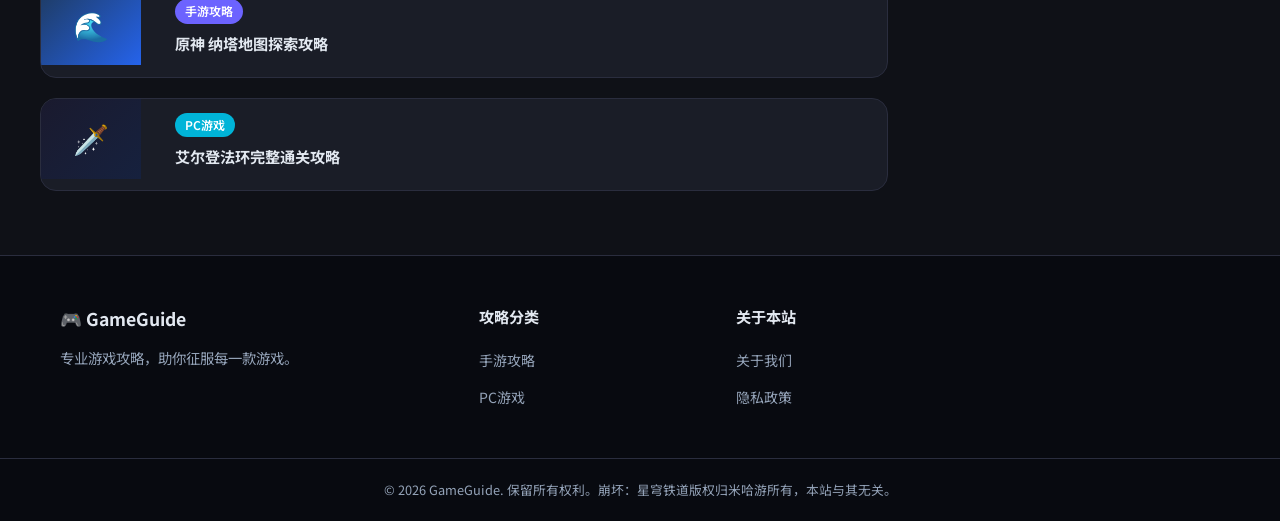
<file: guides/honkai-starrail-guide.html>
<!DOCTYPE html>
<html lang="zh-CN">
<head>
  <meta charset="UTF-8" />
  <meta name="viewport" content="width=device-width, initial-scale=1.0" />
  <meta name="description" content="崩坏：星穹铁道 4.x 最强角色梯队排名 — T0/T1/T2 分级，Castorice、Tribbie、Sunday、Ruan Mei 等热门角色培养建议和抽卡指南。" />
  <meta name="keywords" content="星穹铁道攻略,星穹铁道梯队,星穹铁道角色排名,崩铁抽卡建议,星穹铁道T0角色" />
  <title>崩坏：星穹铁道 4.x 最强角色梯队排名 + 抽卡建议 | GameGuide</title>
  <script async src="https://pagead2.googlesyndication.com/pagead/js/adsbygoogle.js?client=ca-pub-6329205502545792" crossorigin="anonymous"></script>
  <link rel="stylesheet" href="../css/style.css" />
  <link href="https://fonts.googleapis.com/css2?family=Noto+Sans+SC:wght@400;500;700&display=swap" rel="stylesheet" />
  <script type="application/ld+json">
  {
    "@context": "https://schema.org",
    "@type": "Article",
    "headline": "崩坏：星穹铁道 4.x 最强角色梯队排名 + 抽卡建议",
    "author": { "@type": "Person", "name": "GameGuide编辑组" },
    "publisher": { "@type": "Organization", "name": "GameGuide" },
    "datePublished": "2026-06-03",
    "dateModified": "2026-06-05"
  }
  </script>
</head>
<body>

<header class="site-header">
  <div class="container header-inner">
    <a href="../index.html" class="logo"><span class="logo-icon">🎮</span><span class="logo-text">GameGuide</span></a>
    <nav class="main-nav" id="mainNav">
      <ul>
        <li><a href="../index.html">首页</a></li>
        <li class="has-dropdown"><a href="index.html" class="active">攻略分类</a>
          <ul class="dropdown">
            <li><a href="mobile.html">手游攻略</a></li>
            <li><a href="pc.html">PC游戏</a></li>
            <li><a href="console.html">主机游戏</a></li>
          </ul>
        </li>
        <li><a href="../about.html">关于</a></li>
      </ul>
    </nav>
    <div class="header-actions">
      <button class="nav-toggle" id="navToggle" aria-label="菜单">☰</button>
    </div>
  </div>
</header>

<div class="container" style="padding-top:16px">
  <nav style="font-size:.85rem;color:var(--text-muted)">
    <a href="../index.html" style="color:var(--text-muted)">首页</a> › <a href="mobile.html" style="color:var(--text-muted)">手游攻略</a> › <span style="color:var(--text)">星穹铁道梯队排名</span>
  </nav>
</div>

<div class="container">
  <div class="ad-unit ad-banner"></div>
</div>

<div class="container article-page-layout">
<article>
  <div class="article-header">
    <div class="article-meta" style="margin-bottom:12px">
      <span class="tag tag-mobile">手游攻略</span>
      <span class="tag" style="background:#f4a261">抽卡指南</span>
    </div>
    <h1 class="article-title">崩坏：星穹铁道 4.x 最强角色梯队排名 + 抽卡建议</h1>
    <div class="article-info">
      <span>✍️ GameGuide编辑组</span>
      <time datetime="2026-06-03">📅 2026-06-03</time>
      <span>⏱ 约 10 分钟阅读</span>
    </div>
  </div>

  <div class="article-toc">
    <h4>📋 文章目录</h4>
    <ol>
      <li><a href="#tier-explain">梯队评级说明</a></li>
      <li><a href="#t0">T0 级角色</a></li>
      <li><a href="#t1">T1 级角色</a></li>
      <li><a href="#t2">T2 级角色</a></li>
      <li><a href="#free">免费角色推荐</a></li>
      <li><a href="#pull-advice">抽卡建议</a></li>
      <li><a href="#team-comps">推荐队伍搭配</a></li>
    </ol>
  </div>

  <div class="article-content">

    <p>《崩坏：星穹铁道》当前版本为 <strong>4.x</strong>（持续更新中），本梯队基于混沌回忆（MoC）、虚构叙事（PF）、末日幻影（AS）三大终局内容的实战表现综合评分。</p>

    <div class="tip-box">
      <div class="tip-title">📌 评级原则</div>
      <p>梯队优先评估<strong>最终内容通关效率</strong>，而非剧情或普通模式。强度排名仅供参考，喜爱的角色永远是最强的！</p>
    </div>

    <h2 id="tier-explain">1. 梯队评级说明</h2>
    <p>评级分为 T0（顶尖）→ T1（优秀）→ T2（良好）→ T3（可用）四级：</p>
    <ul>
      <li><strong>T0</strong>：无需特殊搭配即可大幅超越内容强度要求，对任意阵营均有强力表现</li>
      <li><strong>T1</strong>：有小额限制或需要特定队友，但整体极强</li>
      <li><strong>T2</strong>：有明确使用条件，普通玩家可用于完成内容</li>
    </ul>

    <h2 id="t0">2. T0 级角色（强烈推荐抽取）</h2>

    <div style="background:var(--bg-card);border:1px solid rgba(108,99,255,.4);border-radius:var(--radius);padding:20px;margin:20px 0">
      <h3 style="color:var(--primary);margin-bottom:8px">Castorice（卡斯托莉丝）</h3>
      <p style="color:var(--text-muted);margin-bottom:12px">路途：记忆 / 虚无属性 | 定位：主 DPS</p>
      <p>目前公认最强 DPS 之一。她的技能围绕 HP 消耗触发高额输出，配合高治疗辅助可以发挥极致伤害。特别擅长对付单体和精英怪。</p>
      <ul style="margin-top:12px">
        <li><strong>最佳光锥</strong>：其专属光锥（Epitaph，5星）；替代用同路途 5 星光锥</li>
        <li><strong>遗器套装</strong>：追忆的鲁徳斯 + 精灵领域（平原区域）</li>
        <li><strong>最佳队友</strong>：Hyacine（治疗 + 回能）、Sunday（加速）、Tribbie（脆弱加成）</li>
        <li><strong>抽卡建议</strong>：✅ 强烈推荐。若有 240 发以上存粮可无脑抽</li>
      </ul>
    </div>

    <div style="background:var(--bg-card);border:1px solid rgba(108,99,255,.4);border-radius:var(--radius);padding:20px;margin:20px 0">
      <h3 style="color:var(--primary);margin-bottom:8px">Tribbie（特里比）</h3>
      <p style="color:var(--text-muted);margin-bottom:12px">路途：同谐 / 量子属性 | 定位：辅助</p>
      <p>3.1版本登场，至今仍是最强辅助之一。她能提供全队脆弱 + 穿透 + 随从伤害，几乎适配任何队伍。对精英副本提供无与伦比的输出增益。</p>
      <ul style="margin-top:12px">
        <li><strong>核心技能</strong>：E 技能生成随从，终结技给全队加穿透值</li>
        <li><strong>遗器套装</strong>：猎人的过时手艺（2件）+ 太空密封站（2件）</li>
        <li><strong>最佳队友</strong>：几乎万金油，搭配任意 DPS 均效果出色</li>
        <li><strong>抽卡建议</strong>：✅ 强烈推荐。辅助位中性价比极高</li>
      </ul>
    </div>

    <div style="background:var(--bg-card);border:1px solid rgba(108,99,255,.4);border-radius:var(--radius);padding:20px;margin:20px 0">
      <h3 style="color:var(--primary);margin-bottom:8px">Sunday（星期日）</h3>
      <p style="color:var(--text-muted);margin-bottom:12px">路途：同谐 / 虚数属性 | 定位：辅助/加速</p>
      <p>当前最强行动加速辅助。终结技可以直接给队友一个额外回合，与需要大量行动次数的 DPS 搭配效果爆炸（如段铁、Castorice 等）。</p>
      <ul style="margin-top:12px">
        <li><strong>核心机制</strong>：终结技直接推条 + 暴击增益</li>
        <li><strong>遗器套装</strong>：凶人之饰（4件）</li>
        <li><strong>最佳队友</strong>：段铁、Argenti、Castorice 等需要高行动频率的 DPS</li>
        <li><strong>抽卡建议</strong>：✅ 推荐。如果你有段铁或类似 DPS，属于必抽</li>
      </ul>
    </div>

    <div class="ad-unit ad-inline"></div>

    <h2 id="t1">3. T1 级角色（优秀，值得培养）</h2>

    <div style="background:var(--bg-card);border:1px solid var(--border);border-radius:var(--radius);padding:16px 20px;margin:16px 0">
      <h3 style="font-size:1rem;margin-bottom:6px">Ruan Mei（阮梅）</h3>
      <p style="color:var(--text-muted);font-size:.9rem">路途：同谐 | 特长：全队弱点击破伤害 + 速度加成。即使在 4.x 高版本仍是最强辅助之一，几乎任意破坏队伍的核心队友。常驻 5 星，可用星光购买。</p>
    </div>

    <div style="background:var(--bg-card);border:1px solid var(--border);border-radius:var(--radius);padding:16px 20px;margin:16px 0">
      <h3 style="font-size:1rem;margin-bottom:6px">Aventurine（阿文达尔文）</h3>
      <p style="color:var(--text-muted);font-size:.9rem">路途：坚守 | 特长：盾量超强 + 暴击辅助。在混沌回忆中能一边保护全队一边打出可观输出，适配性极广。</p>
    </div>

    <div style="background:var(--bg-card);border:1px solid var(--border);border-radius:var(--radius);padding:16px 20px;margin:16px 0">
      <h3 style="font-size:1rem;margin-bottom:6px">Hyacine（许华辛）</h3>
      <p style="color:var(--text-muted);font-size:.9rem">路途：记忆 | 特长：强力单体治疗 + 回能。Castorice 的最佳搭档，在 HP 消耗队伍中不可或缺。</p>
    </div>

    <div style="background:var(--bg-card);border:1px solid var(--border);border-radius:var(--radius);padding:16px 20px;margin:16px 0">
      <h3 style="font-size:1rem;margin-bottom:6px">Feixiao（飞霄）</h3>
      <p style="color:var(--text-muted);font-size:.9rem">路途：狩猎 | 特长：追打 + 极高单体输出。2.5版本登场，仍是狩猎路的顶级 DPS，与 March7th Hunt 搭配特别强力。</p>
    </div>

    <h2 id="t2">4. T2 级角色（良好，新手可培养）</h2>
    <div style="display:grid;grid-template-columns:repeat(auto-fill,minmax(200px,1fr));gap:12px;margin:16px 0">
      <div style="background:var(--bg-card);border:1px solid var(--border);border-radius:8px;padding:14px">
        <strong>Jing Yuan（景元）</strong><br/><span style="color:var(--text-muted);font-size:.85rem">击破流策略，仍可胜任 PF</span>
      </div>
      <div style="background:var(--bg-card);border:1px solid var(--border);border-radius:8px;padding:14px">
        <strong>Fu Xuan（符玄）</strong><br/><span style="color:var(--text-muted);font-size:.85rem">保命能力出色的护盾辅助</span>
      </div>
      <div style="background:var(--bg-card);border:1px solid var(--border);border-radius:8px;padding:14px">
        <strong>Boothill（布塞尔）</strong><br/><span style="color:var(--text-muted);font-size:.85rem">击破单体特化，阵营针对强</span>
      </div>
      <div style="background:var(--bg-card);border:1px solid var(--border);border-radius:8px;padding:14px">
        <strong>Yunli（云璃）</strong><br/><span style="color:var(--text-muted);font-size:.85rem">反击特化 DPS，2.4版本角色</span>
      </div>
    </div>

    <h2 id="free">5. 免费角色推荐</h2>
    <p>不需要消耗跃迁，通过游戏奖励可获取的强力角色：</p>
    <ul>
      <li><strong>March 7th（三月七·狩猎）</strong>：2.4版本赠送的免费 4 星，被誉为"史上最强免费角色"。追打 DPS，在 Sunday 支持下输出极高。<strong>强烈推荐培养。</strong></li>
      <li><strong>Trailblazer（开拓者·毁灭/存护/和谐）</strong>：主角可切换路途，和谐路途在击破队中是 T1 辅助</li>
      <li><strong>Lynx（雪泽）</strong>：4星治疗，在版本没有顶级治疗时的可靠替代</li>
      <li><strong>Asta（阿斯托）</strong>：速度加成辅助，0命也有用</li>
    </ul>

    <h2 id="pull-advice">6. 抽卡建议</h2>
    <div class="tip-box">
      <div class="tip-title">💎 星琼获取策略</div>
      <p>每天完成每日任务（约 60 星琼）+ 版本活动 + 每月卡（300 星尘 = 约 4 抽/月）+ 模拟宇宙每周通关。</p>
    </div>
    <h3>4.x 当前 Banner 建议</h3>
    <ul>
      <li><strong>优先抽辅助</strong>：Tribbie、Sunday 对整体账号提升最大，百人百搭</li>
      <li><strong>DPS 抽最新版本角色</strong>：新版 DPS 通常针对当前内容优化，强度最高</li>
      <li><strong>避开的情况</strong>：已有同位置 T0 角色（如已有 Sunday 就暂不需要其他加速辅助）</li>
      <li><strong>光锥抽取</strong>：除非是 S1 才有意义的角色（如 Castorice），否则替代光锥基本足够</li>
    </ul>

    <h2 id="team-comps">7. 推荐队伍搭配</h2>

    <div style="background:var(--bg-card);border:1px solid var(--border);border-radius:var(--radius);padding:20px;margin:16px 0">
      <h3 style="font-size:1rem;color:var(--primary);margin-bottom:12px">🏆 当前版本最强队：记忆治疗队</h3>
      <div style="display:flex;gap:12px;flex-wrap:wrap">
        <div style="background:rgba(108,99,255,.15);border-radius:8px;padding:10px 16px;text-align:center"><strong>Castorice</strong><br/><span style="font-size:.8rem;color:var(--text-muted)">主DPS</span></div>
        <div style="background:rgba(108,99,255,.15);border-radius:8px;padding:10px 16px;text-align:center"><strong>Hyacine</strong><br/><span style="font-size:.8rem;color:var(--text-muted)">治疗/回能</span></div>
        <div style="background:rgba(108,99,255,.15);border-radius:8px;padding:10px 16px;text-align:center"><strong>Sunday</strong><br/><span style="font-size:.8rem;color:var(--text-muted)">加速辅助</span></div>
        <div style="background:rgba(108,99,255,.15);border-radius:8px;padding:10px 16px;text-align:center"><strong>Tribbie</strong><br/><span style="font-size:.8rem;color:var(--text-muted)">脆弱辅助</span></div>
      </div>
      <p style="margin-top:12px;color:var(--text-muted);font-size:.9rem">适合：混沌回忆、末日幻影所有关卡。Castorice 在 Sunday 加速下可以高频触发技能，Tribbie 的脆弱 debuff 大幅放大全队伤害。</p>
    </div>

    <div style="background:var(--bg-card);border:1px solid var(--border);border-radius:var(--radius);padding:20px;margin:16px 0">
      <h3 style="font-size:1rem;color:var(--accent);margin-bottom:12px">💰 F2P（免费）推荐队：追打队</h3>
      <div style="display:flex;gap:12px;flex-wrap:wrap">
        <div style="background:rgba(244,162,97,.15);border-radius:8px;padding:10px 16px;text-align:center"><strong>Feixiao</strong><br/><span style="font-size:.8rem;color:var(--text-muted)">主DPS</span></div>
        <div style="background:rgba(244,162,97,.15);border-radius:8px;padding:10px 16px;text-align:center"><strong>March7th Hunt</strong><br/><span style="font-size:.8rem;color:var(--text-muted)">追打辅助（免费）</span></div>
        <div style="background:rgba(244,162,97,.15);border-radius:8px;padding:10px 16px;text-align:center"><strong>Robin / Ruan Mei</strong><br/><span style="font-size:.8rem;color:var(--text-muted)">团队增益</span></div>
        <div style="background:rgba(244,162,97,.15);border-radius:8px;padding:10px 16px;text-align:center"><strong>Aventurine</strong><br/><span style="font-size:.8rem;color:var(--text-muted)">护盾辅助</span></div>
      </div>
      <p style="margin-top:12px;color:var(--text-muted);font-size:.9rem">适合：混沌回忆。3 月七（狩猎）是免费角色，极大降低了队伍构筑成本。</p>
    </div>

  </div>

  <div class="ad-unit ad-banner" style="margin-top:32px">
    
  </div>

  <div style="margin-top:40px">
    <h3 style="margin-bottom:20px;font-size:1.2rem">🔗 相关攻略</h3>
    <div class="article-list">
      <article class="article-card">
        <div class="article-thumb" style="background:linear-gradient(135deg,#1e3a5f,#2563eb);width:100px;height:80px;flex-shrink:0;display:flex;align-items:center;justify-content:center"><span style="font-size:1.8rem">🌊</span></div>
        <div class="article-body" style="padding:14px">
          <div class="article-meta"><span class="tag tag-mobile">手游攻略</span></div>
          <h3 style="font-size:.95rem"><a href="genshin-guide.html">原神 纳塔地图探索攻略</a></h3>
        </div>
      </article>
      <article class="article-card">
        <div class="article-thumb" style="background:linear-gradient(135deg,#1a1a2e,#16213e);width:100px;height:80px;flex-shrink:0;display:flex;align-items:center;justify-content:center"><span style="font-size:1.8rem">🗡️</span></div>
        <div class="article-body" style="padding:14px">
          <div class="article-meta"><span class="tag tag-pc">PC游戏</span></div>
          <h3 style="font-size:.95rem"><a href="elden-ring-guide.html">艾尔登法环完整通关攻略</a></h3>
        </div>
      </article>
    </div>
  </div>
</article>

<aside class="sidebar">
  <div class="ad-unit ad-sidebar"></div>
  <div class="widget">
    <h3 class="widget-title">🔥 热门攻略</h3>
    <ul class="hot-list">
      <li><a href="elden-ring-guide.html"><span class="rank rank-1">1</span> 艾尔登法环通关攻略</a></li>
      <li><a href="honkai-starrail-guide.html"><span class="rank rank-2">2</span> 星穹铁道角色梯队</a></li>
      <li><a href="genshin-guide.html"><span class="rank rank-3">3</span> 原神纳塔地图攻略</a></li>
      <li><a href="zelda-totk-guide.html"><span class="rank">4</span> 塞尔达王国之泪神庙</a></li>
      <li><a href="minecraft-guide.html"><span class="rank">5</span> Minecraft 新手指南</a></li>
    </ul>
  </div>
  <div class="widget">
    <h3 class="widget-title">🏷️ 相关标签</h3>
    <div class="tag-cloud">
      <a href="#" class="tag-link">星穹铁道</a>
      <a href="#" class="tag-link">梯队排名</a>
      <a href="#" class="tag-link">抽卡指南</a>
      <a href="#" class="tag-link">混沌回忆</a>
      <a href="#" class="tag-link">角色培养</a>
    </div>
  </div>
  <div class="ad-unit ad-sidebar"></div>
</aside>
</div>

<footer class="site-footer">
  <div class="container footer-inner">
    <div class="footer-brand"><a href="../index.html" class="logo">🎮 GameGuide</a><p>专业游戏攻略，助你征服每一款游戏。</p></div>
    <div class="footer-links">
      <div class="footer-col"><h4>攻略分类</h4><ul><li><a href="mobile.html">手游攻略</a></li><li><a href="pc.html">PC游戏</a></li></ul></div>
      <div class="footer-col"><h4>关于本站</h4><ul><li><a href="../about.html">关于我们</a></li><li><a href="../privacy.html">隐私政策</a></li></ul></div>
    </div>
  </div>
  <div class="footer-bottom"><div class="container"><p>© 2026 GameGuide. 保留所有权利。崩坏：星穹铁道版权归米哈游所有，本站与其无关。</p></div></div>
</footer>
<script src="../js/main.js"></script>
</body>
</html>
</file>
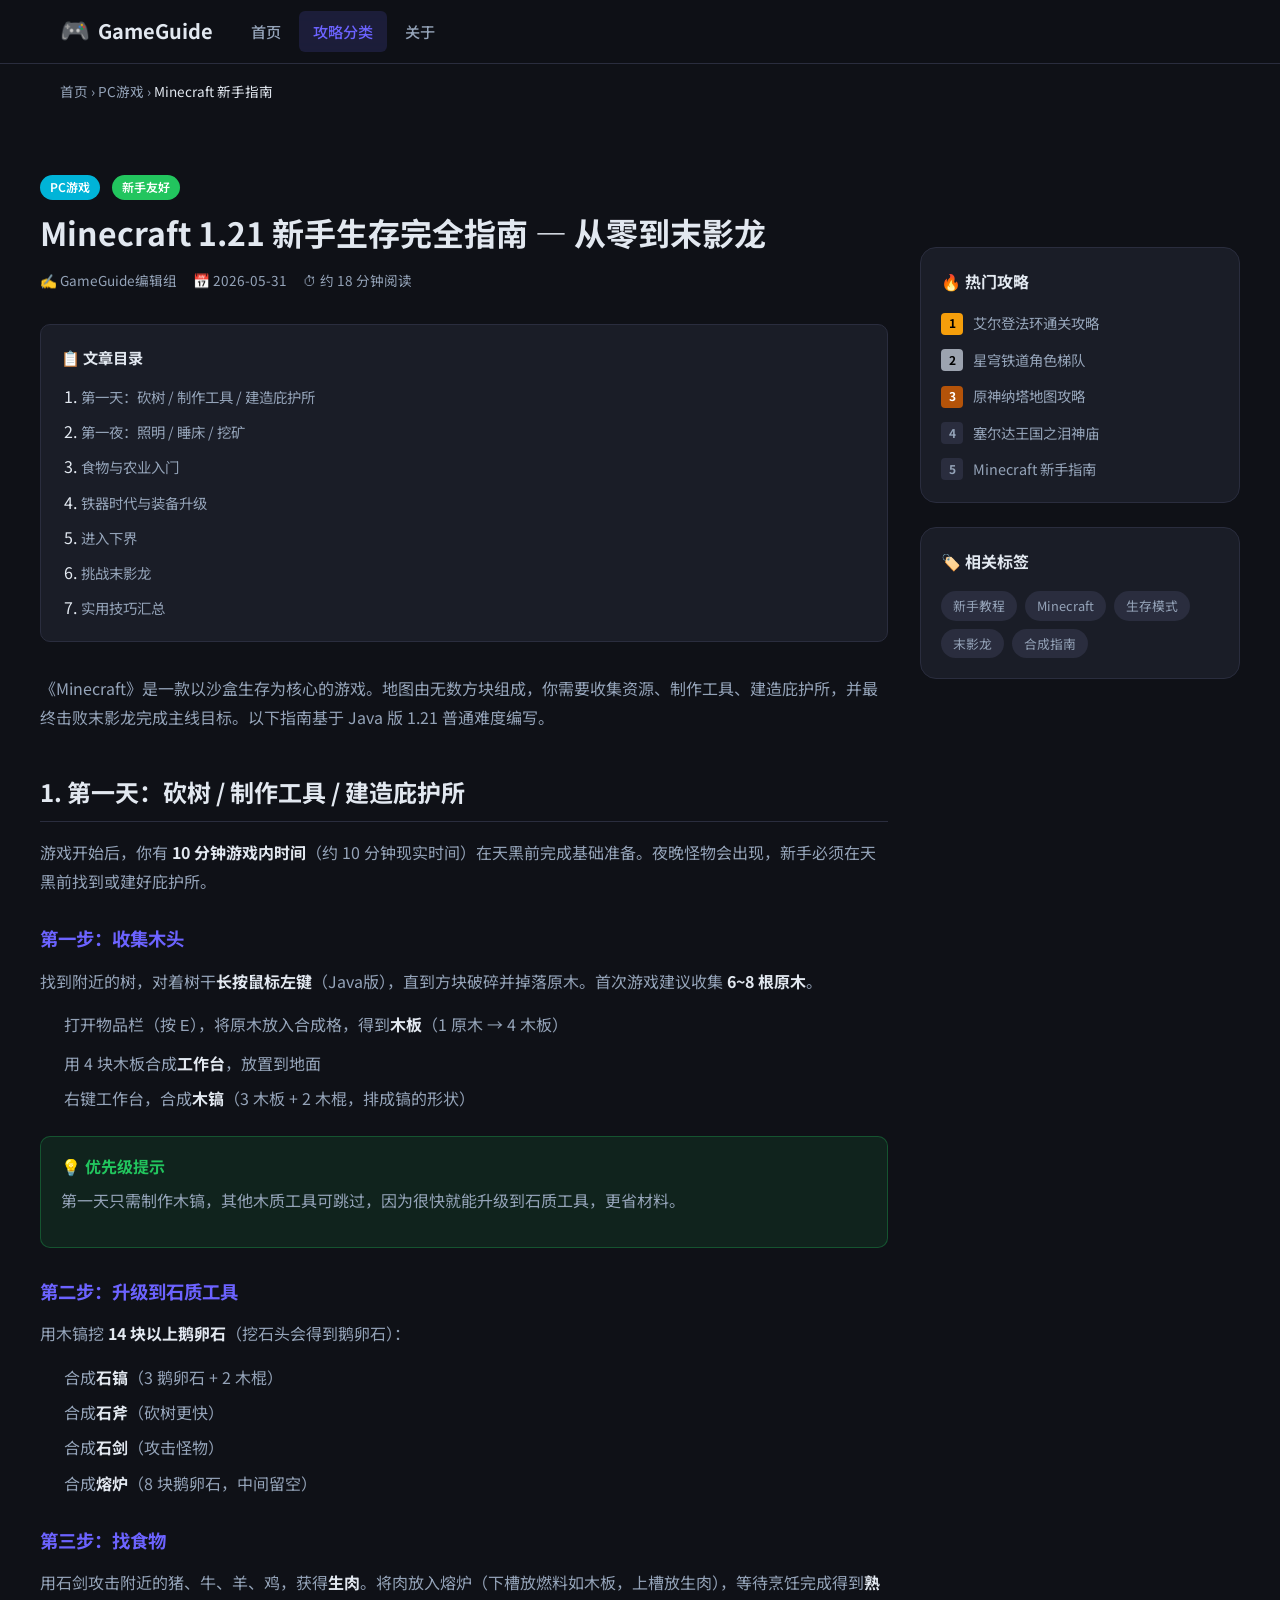
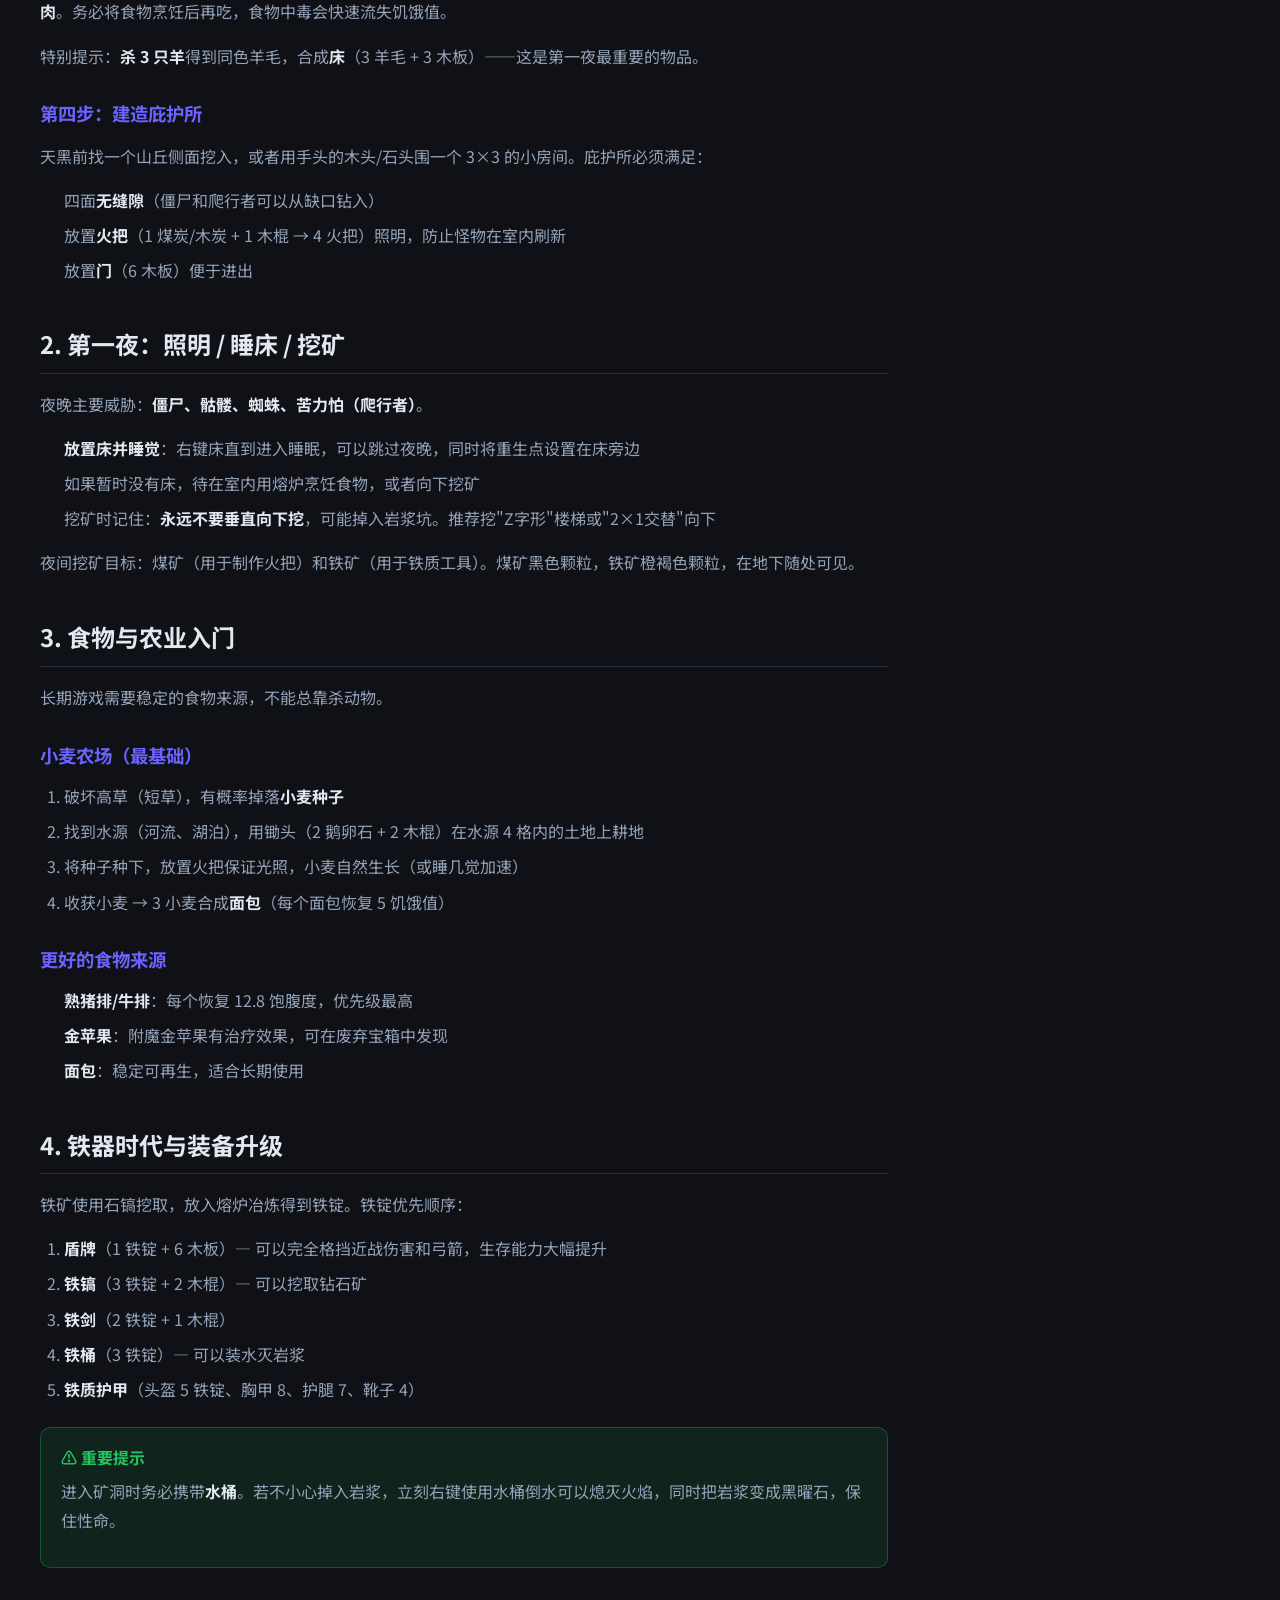
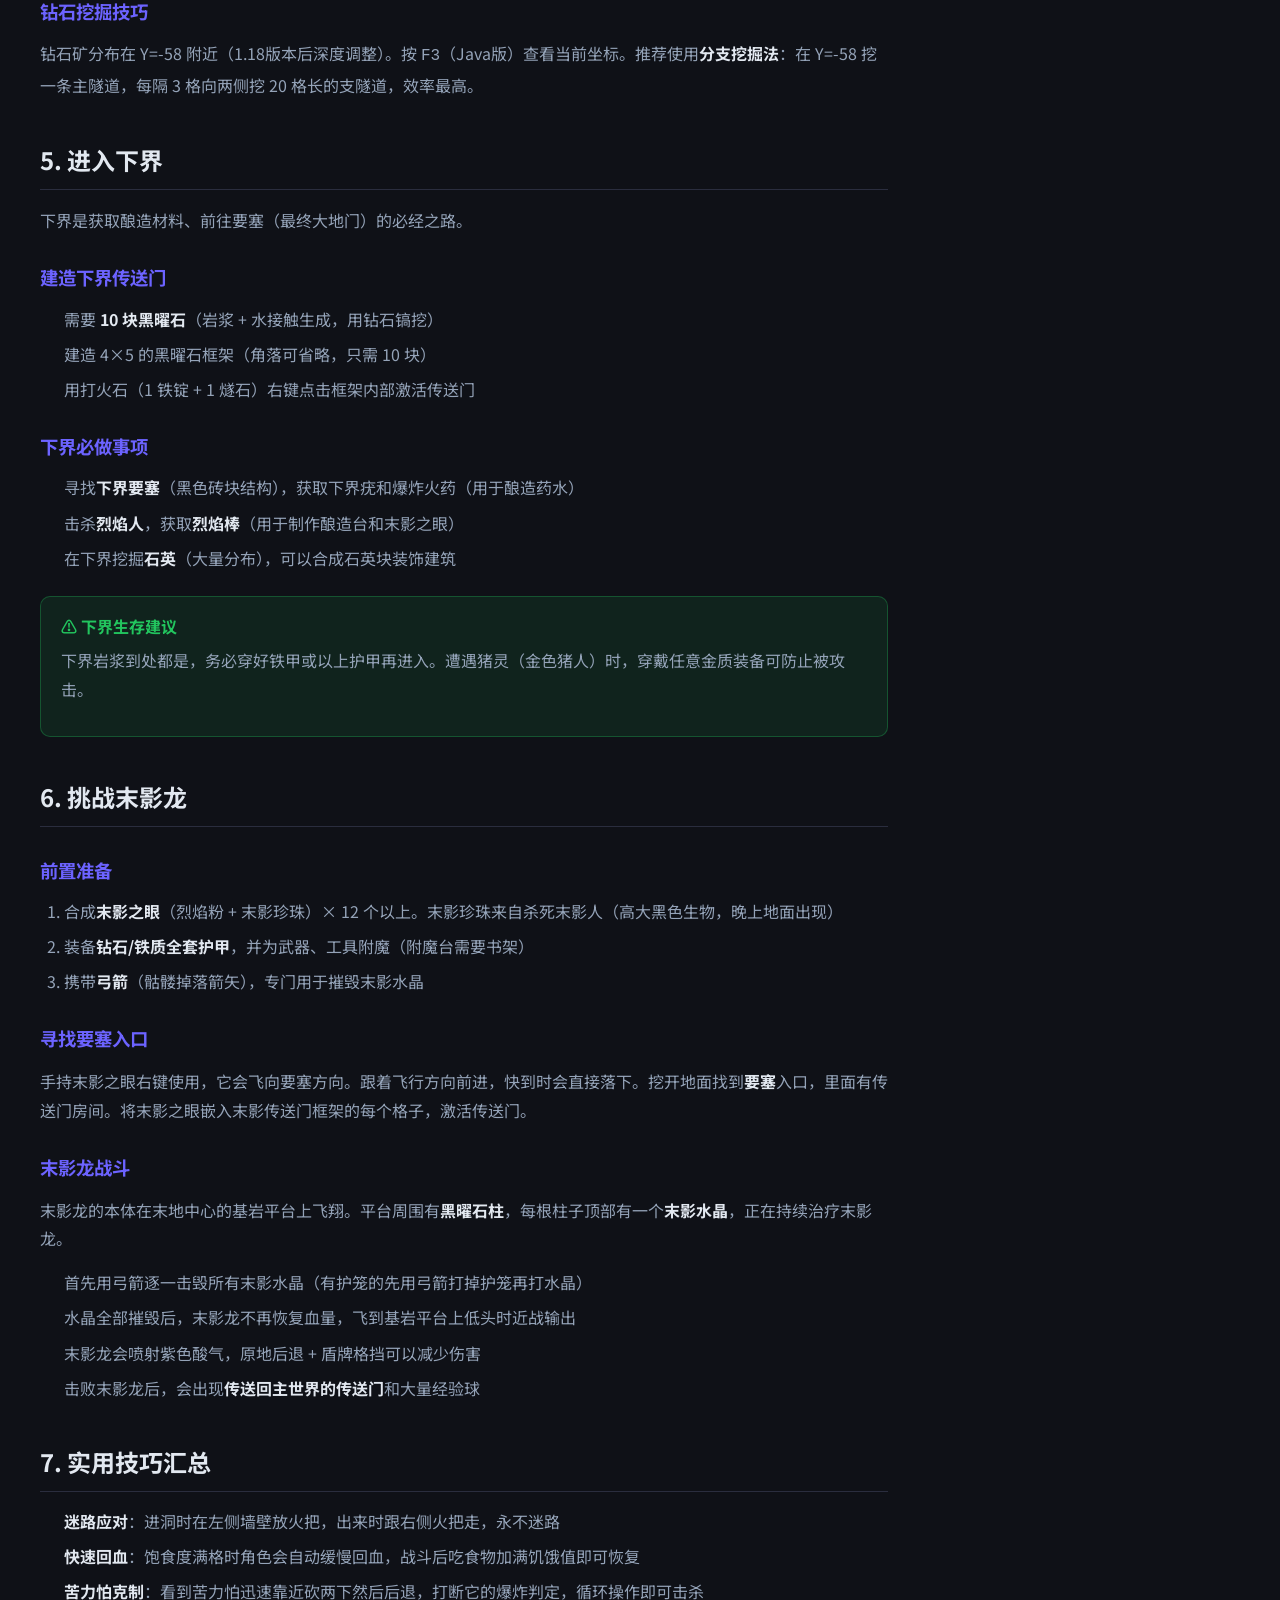
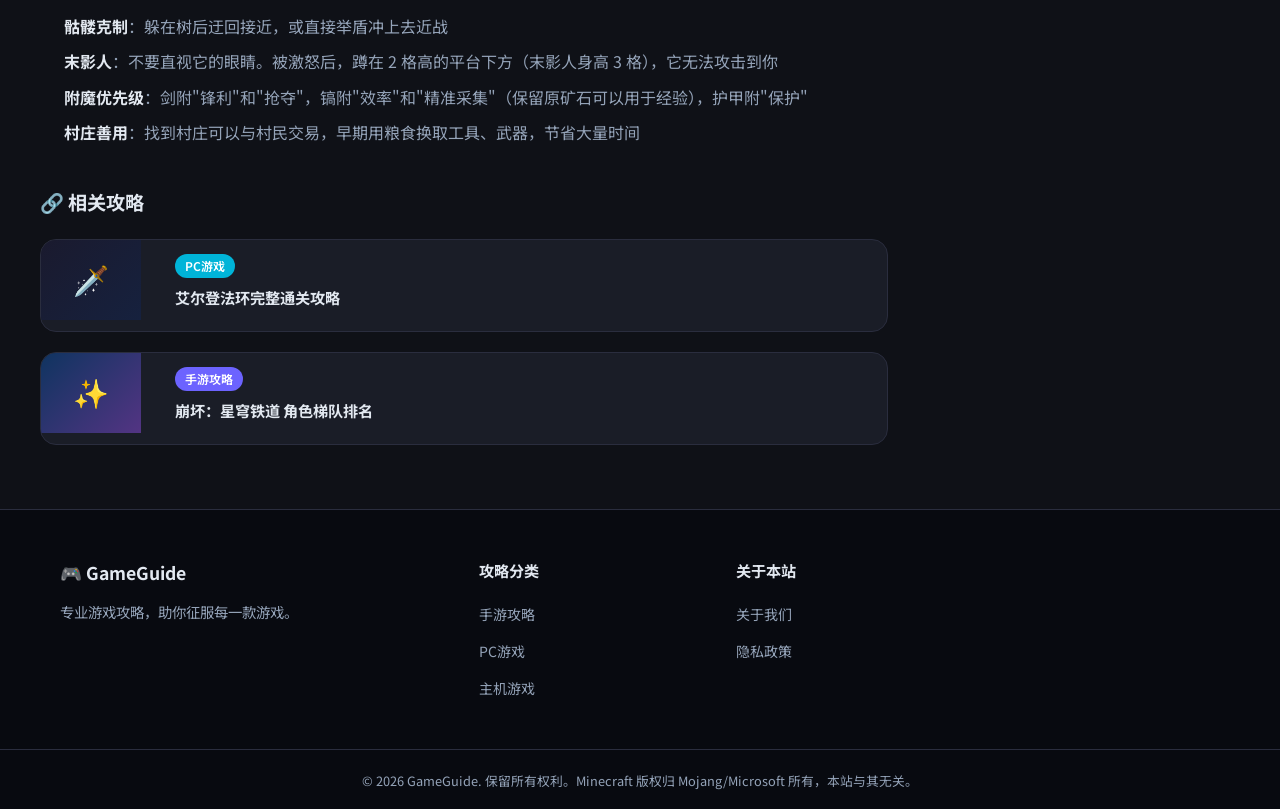
<file: guides/minecraft-guide.html>
<!DOCTYPE html>
<html lang="zh-CN">
<head>
  <meta charset="UTF-8" />
  <meta name="viewport" content="width=device-width, initial-scale=1.0" />
  <meta name="description" content="Minecraft 1.21 新手生存完全指南 — 从第一天如何砍树建家、制作工具、获取食物，到挑战末影龙的完整流程，保姆级全程攻略。" />
  <meta name="keywords" content="Minecraft攻略,Minecraft新手教程,Minecraft生存指南,MC怎么玩,末影龙怎么打" />
  <title>Minecraft 1.21 新手生存完全指南 — 从零到末影龙 | GameGuide</title>
  <script async src="https://pagead2.googlesyndication.com/pagead/js/adsbygoogle.js?client=ca-pub-6329205502545792" crossorigin="anonymous"></script>
  <link rel="stylesheet" href="../css/style.css" />
  <link href="https://fonts.googleapis.com/css2?family=Noto+Sans+SC:wght@400;500;700&display=swap" rel="stylesheet" />
  <script type="application/ld+json">
  {
    "@context": "https://schema.org",
    "@type": "Article",
    "headline": "Minecraft 1.21 新手生存完全指南 — 从零到末影龙",
    "author": { "@type": "Person", "name": "GameGuide编辑组" },
    "publisher": { "@type": "Organization", "name": "GameGuide" },
    "datePublished": "2026-05-31",
    "dateModified": "2026-06-05"
  }
  </script>
</head>
<body>

<header class="site-header">
  <div class="container header-inner">
    <a href="../index.html" class="logo"><span class="logo-icon">🎮</span><span class="logo-text">GameGuide</span></a>
    <nav class="main-nav" id="mainNav">
      <ul>
        <li><a href="../index.html">首页</a></li>
        <li class="has-dropdown"><a href="index.html" class="active">攻略分类</a>
          <ul class="dropdown">
            <li><a href="mobile.html">手游攻略</a></li>
            <li><a href="pc.html">PC游戏</a></li>
            <li><a href="console.html">主机游戏</a></li>
          </ul>
        </li>
        <li><a href="../about.html">关于</a></li>
      </ul>
    </nav>
    <div class="header-actions">
      <button class="nav-toggle" id="navToggle" aria-label="菜单">☰</button>
    </div>
  </div>
</header>

<div class="container" style="padding-top:16px">
  <nav style="font-size:.85rem;color:var(--text-muted)">
    <a href="../index.html" style="color:var(--text-muted)">首页</a> › <a href="pc.html" style="color:var(--text-muted)">PC游戏</a> › <span style="color:var(--text)">Minecraft 新手指南</span>
  </nav>
</div>

<div class="container">
  <div class="ad-unit ad-banner"></div>
</div>

<div class="container article-page-layout">
<article>
  <div class="article-header">
    <div class="article-meta" style="margin-bottom:12px">
      <span class="tag tag-pc">PC游戏</span>
      <span class="tag" style="background:#22c55e">新手友好</span>
    </div>
    <h1 class="article-title">Minecraft 1.21 新手生存完全指南 — 从零到末影龙</h1>
    <div class="article-info">
      <span>✍️ GameGuide编辑组</span>
      <time datetime="2026-05-31">📅 2026-05-31</time>
      <span>⏱ 约 18 分钟阅读</span>
    </div>
  </div>

  <div class="article-toc">
    <h4>📋 文章目录</h4>
    <ol>
      <li><a href="#day1">第一天：砍树 / 制作工具 / 建造庇护所</a></li>
      <li><a href="#night1">第一夜：照明 / 睡床 / 挖矿</a></li>
      <li><a href="#food">食物与农业入门</a></li>
      <li><a href="#iron">铁器时代与装备升级</a></li>
      <li><a href="#nether">进入下界</a></li>
      <li><a href="#dragon">挑战末影龙</a></li>
      <li><a href="#tips">实用技巧汇总</a></li>
    </ol>
  </div>

  <div class="article-content">

    <p>《Minecraft》是一款以沙盒生存为核心的游戏。地图由无数方块组成，你需要收集资源、制作工具、建造庇护所，并最终击败末影龙完成主线目标。以下指南基于 Java 版 1.21 普通难度编写。</p>

    <h2 id="day1">1. 第一天：砍树 / 制作工具 / 建造庇护所</h2>
    <p>游戏开始后，你有 <strong>10 分钟游戏内时间</strong>（约 10 分钟现实时间）在天黑前完成基础准备。夜晚怪物会出现，新手必须在天黑前找到或建好庇护所。</p>

    <h3>第一步：收集木头</h3>
    <p>找到附近的树，对着树干<strong>长按鼠标左键</strong>（Java版），直到方块破碎并掉落原木。首次游戏建议收集 <strong>6~8 根原木</strong>。</p>
    <ul>
      <li>打开物品栏（按 <kbd>E</kbd>），将原木放入合成格，得到<strong>木板</strong>（1 原木 → 4 木板）</li>
      <li>用 4 块木板合成<strong>工作台</strong>，放置到地面</li>
      <li>右键工作台，合成<strong>木镐</strong>（3 木板 + 2 木棍，排成镐的形状）</li>
    </ul>
    <div class="tip-box">
      <div class="tip-title">💡 优先级提示</div>
      <p>第一天只需制作木镐，其他木质工具可跳过，因为很快就能升级到石质工具，更省材料。</p>
    </div>

    <h3>第二步：升级到石质工具</h3>
    <p>用木镐挖 <strong>14 块以上鹅卵石</strong>（挖石头会得到鹅卵石）：</p>
    <ul>
      <li>合成<strong>石镐</strong>（3 鹅卵石 + 2 木棍）</li>
      <li>合成<strong>石斧</strong>（砍树更快）</li>
      <li>合成<strong>石剑</strong>（攻击怪物）</li>
      <li>合成<strong>熔炉</strong>（8 块鹅卵石，中间留空）</li>
    </ul>

    <h3>第三步：找食物</h3>
    <p>用石剑攻击附近的猪、牛、羊、鸡，获得<strong>生肉</strong>。将肉放入熔炉（下槽放燃料如木板，上槽放生肉），等待烹饪完成得到<strong>熟肉</strong>。务必将食物烹饪后再吃，食物中毒会快速流失饥饿值。</p>
    <p>特别提示：<strong>杀 3 只羊</strong>得到同色羊毛，合成<strong>床</strong>（3 羊毛 + 3 木板）——这是第一夜最重要的物品。</p>

    <h3>第四步：建造庇护所</h3>
    <p>天黑前找一个山丘侧面挖入，或者用手头的木头/石头围一个 3×3 的小房间。庇护所必须满足：</p>
    <ul>
      <li>四面<strong>无缝隙</strong>（僵尸和爬行者可以从缺口钻入）</li>
      <li>放置<strong>火把</strong>（1 煤炭/木炭 + 1 木棍 → 4 火把）照明，防止怪物在室内刷新</li>
      <li>放置<strong>门</strong>（6 木板）便于进出</li>
    </ul>

    <h2 id="night1">2. 第一夜：照明 / 睡床 / 挖矿</h2>
    <p>夜晚主要威胁：<strong>僵尸、骷髅、蜘蛛、苦力怕（爬行者）</strong>。</p>
    <ul>
      <li><strong>放置床并睡觉</strong>：右键床直到进入睡眠，可以跳过夜晚，同时将重生点设置在床旁边</li>
      <li>如果暂时没有床，待在室内用熔炉烹饪食物，或者向下挖矿</li>
      <li>挖矿时记住：<strong>永远不要垂直向下挖</strong>，可能掉入岩浆坑。推荐挖"Z字形"楼梯或"2×1交替"向下</li>
    </ul>
    <p>夜间挖矿目标：煤矿（用于制作火把）和铁矿（用于铁质工具）。煤矿黑色颗粒，铁矿橙褐色颗粒，在地下随处可见。</p>

    <div class="ad-unit ad-inline"></div>

    <h2 id="food">3. 食物与农业入门</h2>
    <p>长期游戏需要稳定的食物来源，不能总靠杀动物。</p>
    <h3>小麦农场（最基础）</h3>
    <ol>
      <li>破坏高草（短草），有概率掉落<strong>小麦种子</strong></li>
      <li>找到水源（河流、湖泊），用锄头（2 鹅卵石 + 2 木棍）在水源 4 格内的土地上耕地</li>
      <li>将种子种下，放置火把保证光照，小麦自然生长（或睡几觉加速）</li>
      <li>收获小麦 → 3 小麦合成<strong>面包</strong>（每个面包恢复 5 饥饿值）</li>
    </ol>
    <h3>更好的食物来源</h3>
    <ul>
      <li><strong>熟猪排/牛排</strong>：每个恢复 12.8 饱腹度，优先级最高</li>
      <li><strong>金苹果</strong>：附魔金苹果有治疗效果，可在废弃宝箱中发现</li>
      <li><strong>面包</strong>：稳定可再生，适合长期使用</li>
    </ul>

    <h2 id="iron">4. 铁器时代与装备升级</h2>
    <p>铁矿使用石镐挖取，放入熔炉冶炼得到铁锭。铁锭优先顺序：</p>
    <ol>
      <li><strong>盾牌</strong>（1 铁锭 + 6 木板）— 可以完全格挡近战伤害和弓箭，生存能力大幅提升</li>
      <li><strong>铁镐</strong>（3 铁锭 + 2 木棍）— 可以挖取钻石矿</li>
      <li><strong>铁剑</strong>（2 铁锭 + 1 木棍）</li>
      <li><strong>铁桶</strong>（3 铁锭）— 可以装水灭岩浆</li>
      <li><strong>铁质护甲</strong>（头盔 5 铁锭、胸甲 8、护腿 7、靴子 4）</li>
    </ol>
    <div class="tip-box">
      <div class="tip-title">⚠️ 重要提示</div>
      <p>进入矿洞时务必携带<strong>水桶</strong>。若不小心掉入岩浆，立刻右键使用水桶倒水可以熄灭火焰，同时把岩浆变成黑曜石，保住性命。</p>
    </div>
    <h3>钻石挖掘技巧</h3>
    <p>钻石矿分布在 Y=-58 附近（1.18版本后深度调整）。按 <kbd>F3</kbd>（Java版）查看当前坐标。推荐使用<strong>分支挖掘法</strong>：在 Y=-58 挖一条主隧道，每隔 3 格向两侧挖 20 格长的支隧道，效率最高。</p>

    <h2 id="nether">5. 进入下界</h2>
    <p>下界是获取酿造材料、前往要塞（最终大地门）的必经之路。</p>
    <h3>建造下界传送门</h3>
    <ul>
      <li>需要 <strong>10 块黑曜石</strong>（岩浆 + 水接触生成，用钻石镐挖）</li>
      <li>建造 4×5 的黑曜石框架（角落可省略，只需 10 块）</li>
      <li>用打火石（1 铁锭 + 1 燧石）右键点击框架内部激活传送门</li>
    </ul>
    <h3>下界必做事项</h3>
    <ul>
      <li>寻找<strong>下界要塞</strong>（黑色砖块结构），获取下界疣和爆炸火药（用于酿造药水）</li>
      <li>击杀<strong>烈焰人</strong>，获取<strong>烈焰棒</strong>（用于制作酿造台和末影之眼）</li>
      <li>在下界挖掘<strong>石英</strong>（大量分布），可以合成石英块装饰建筑</li>
    </ul>
    <div class="tip-box">
      <div class="tip-title">⚠️ 下界生存建议</div>
      <p>下界岩浆到处都是，务必穿好铁甲或以上护甲再进入。遭遇猪灵（金色猪人）时，穿戴任意金质装备可防止被攻击。</p>
    </div>

    <h2 id="dragon">6. 挑战末影龙</h2>
    <h3>前置准备</h3>
    <ol>
      <li>合成<strong>末影之眼</strong>（烈焰粉 + 末影珍珠）× 12 个以上。末影珍珠来自杀死末影人（高大黑色生物，晚上地面出现）</li>
      <li>装备<strong>钻石/铁质全套护甲</strong>，并为武器、工具附魔（附魔台需要书架）</li>
      <li>携带<strong>弓箭</strong>（骷髅掉落箭矢），专门用于摧毁末影水晶</li>
    </ol>
    <h3>寻找要塞入口</h3>
    <p>手持末影之眼右键使用，它会飞向要塞方向。跟着飞行方向前进，快到时会直接落下。挖开地面找到<strong>要塞</strong>入口，里面有传送门房间。将末影之眼嵌入末影传送门框架的每个格子，激活传送门。</p>
    <h3>末影龙战斗</h3>
    <p>末影龙的本体在末地中心的基岩平台上飞翔。平台周围有<strong>黑曜石柱</strong>，每根柱子顶部有一个<strong>末影水晶</strong>，正在持续治疗末影龙。</p>
    <ul>
      <li>首先用弓箭逐一击毁所有末影水晶（有护笼的先用弓箭打掉护笼再打水晶）</li>
      <li>水晶全部摧毁后，末影龙不再恢复血量，飞到基岩平台上低头时近战输出</li>
      <li>末影龙会喷射紫色酸气，原地后退 + 盾牌格挡可以减少伤害</li>
      <li>击败末影龙后，会出现<strong>传送回主世界的传送门</strong>和大量经验球</li>
    </ul>

    <h2 id="tips">7. 实用技巧汇总</h2>
    <ul>
      <li><strong>迷路应对</strong>：进洞时在左侧墙壁放火把，出来时跟右侧火把走，永不迷路</li>
      <li><strong>快速回血</strong>：饱食度满格时角色会自动缓慢回血，战斗后吃食物加满饥饿值即可恢复</li>
      <li><strong>苦力怕克制</strong>：看到苦力怕迅速靠近砍两下然后后退，打断它的爆炸判定，循环操作即可击杀</li>
      <li><strong>骷髅克制</strong>：躲在树后迂回接近，或直接举盾冲上去近战</li>
      <li><strong>末影人</strong>：不要直视它的眼睛。被激怒后，蹲在 2 格高的平台下方（末影人身高 3 格），它无法攻击到你</li>
      <li><strong>附魔优先级</strong>：剑附"锋利"和"抢夺"，镐附"效率"和"精准采集"（保留原矿石可以用于经验），护甲附"保护"</li>
      <li><strong>村庄善用</strong>：找到村庄可以与村民交易，早期用粮食换取工具、武器，节省大量时间</li>
    </ul>

  </div>

  <div class="ad-unit ad-banner" style="margin-top:32px">
    
  </div>

  <div style="margin-top:40px">
    <h3 style="margin-bottom:20px;font-size:1.2rem">🔗 相关攻略</h3>
    <div class="article-list">
      <article class="article-card">
        <div class="article-thumb" style="background:linear-gradient(135deg,#1a1a2e,#16213e);width:100px;height:80px;flex-shrink:0;display:flex;align-items:center;justify-content:center"><span style="font-size:1.8rem">🗡️</span></div>
        <div class="article-body" style="padding:14px">
          <div class="article-meta"><span class="tag tag-pc">PC游戏</span></div>
          <h3 style="font-size:.95rem"><a href="elden-ring-guide.html">艾尔登法环完整通关攻略</a></h3>
        </div>
      </article>
      <article class="article-card">
        <div class="article-thumb" style="background:linear-gradient(135deg,#0f3460,#533483);width:100px;height:80px;flex-shrink:0;display:flex;align-items:center;justify-content:center"><span style="font-size:1.8rem">✨</span></div>
        <div class="article-body" style="padding:14px">
          <div class="article-meta"><span class="tag tag-mobile">手游攻略</span></div>
          <h3 style="font-size:.95rem"><a href="honkai-starrail-guide.html">崩坏：星穹铁道 角色梯队排名</a></h3>
        </div>
      </article>
    </div>
  </div>
</article>

<aside class="sidebar">
  <div class="ad-unit ad-sidebar"></div>
  <div class="widget">
    <h3 class="widget-title">🔥 热门攻略</h3>
    <ul class="hot-list">
      <li><a href="elden-ring-guide.html"><span class="rank rank-1">1</span> 艾尔登法环通关攻略</a></li>
      <li><a href="honkai-starrail-guide.html"><span class="rank rank-2">2</span> 星穹铁道角色梯队</a></li>
      <li><a href="genshin-guide.html"><span class="rank rank-3">3</span> 原神纳塔地图攻略</a></li>
      <li><a href="zelda-totk-guide.html"><span class="rank">4</span> 塞尔达王国之泪神庙</a></li>
      <li><a href="minecraft-guide.html"><span class="rank">5</span> Minecraft 新手指南</a></li>
    </ul>
  </div>
  <div class="widget">
    <h3 class="widget-title">🏷️ 相关标签</h3>
    <div class="tag-cloud">
      <a href="#" class="tag-link">新手教程</a>
      <a href="#" class="tag-link">Minecraft</a>
      <a href="#" class="tag-link">生存模式</a>
      <a href="#" class="tag-link">末影龙</a>
      <a href="#" class="tag-link">合成指南</a>
    </div>
  </div>
  <div class="ad-unit ad-sidebar"></div>
</aside>
</div>

<footer class="site-footer">
  <div class="container footer-inner">
    <div class="footer-brand"><a href="../index.html" class="logo">🎮 GameGuide</a><p>专业游戏攻略，助你征服每一款游戏。</p></div>
    <div class="footer-links">
      <div class="footer-col"><h4>攻略分类</h4><ul><li><a href="mobile.html">手游攻略</a></li><li><a href="pc.html">PC游戏</a></li><li><a href="console.html">主机游戏</a></li></ul></div>
      <div class="footer-col"><h4>关于本站</h4><ul><li><a href="../about.html">关于我们</a></li><li><a href="../privacy.html">隐私政策</a></li></ul></div>
    </div>
  </div>
  <div class="footer-bottom"><div class="container"><p>© 2026 GameGuide. 保留所有权利。Minecraft 版权归 Mojang/Microsoft 所有，本站与其无关。</p></div></div>
</footer>
<script src="../js/main.js"></script>
</body>
</html>
</file>
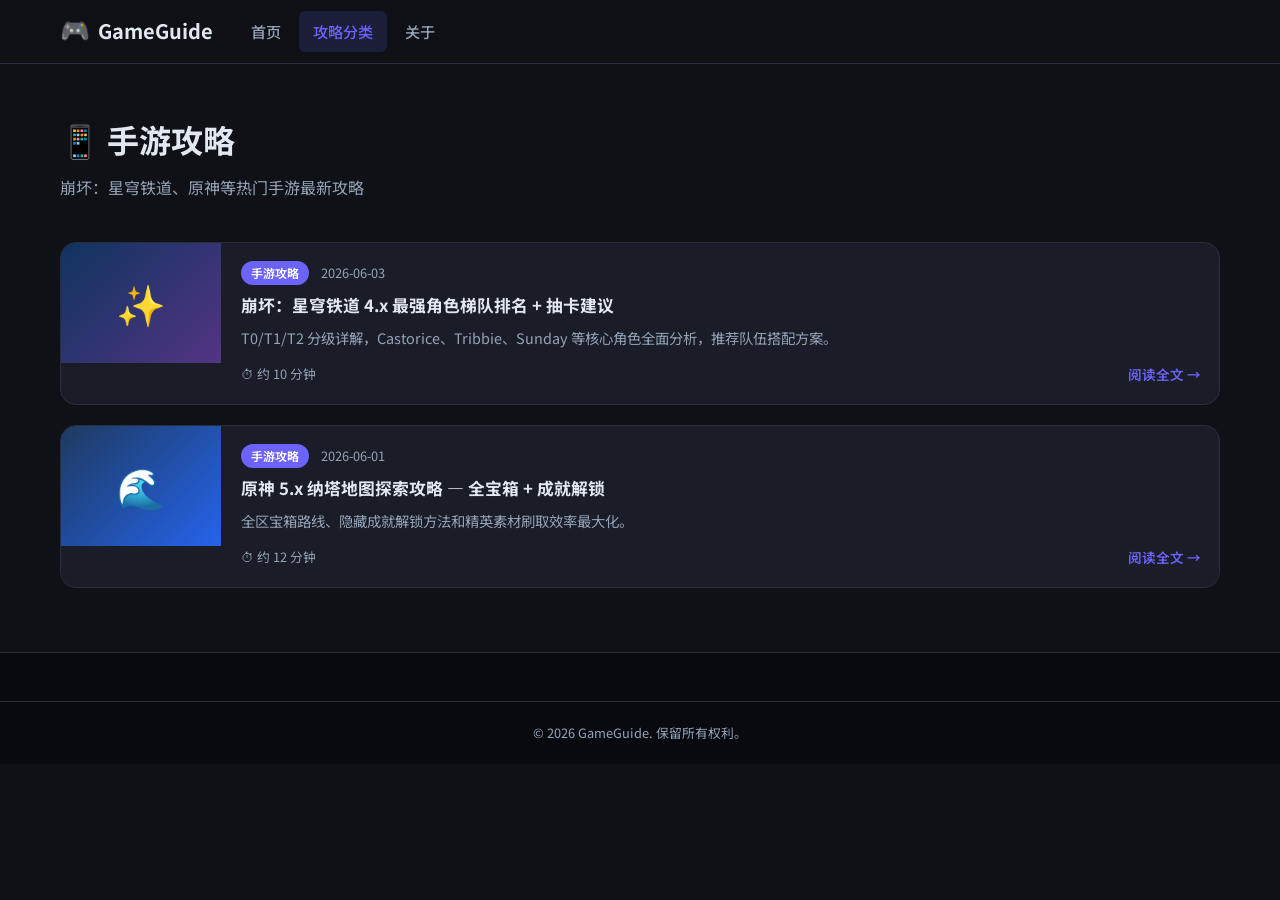
<file: guides/mobile.html>
<!DOCTYPE html>
<html lang="zh-CN">
<head>
  <meta charset="UTF-8" />
  <meta name="viewport" content="width=device-width, initial-scale=1.0" />
  <meta name="description" content="手游攻略大全 — 崩坏：星穹铁道、原神等热门手游通关攻略、角色培养、抽卡建议。" />
  <title>手游攻略 | GameGuide</title>
  <script async src="https://pagead2.googlesyndication.com/pagead/js/adsbygoogle.js?client=ca-pub-6329205502545792" crossorigin="anonymous"></script>
  <link rel="stylesheet" href="../css/style.css" />
  <link href="https://fonts.googleapis.com/css2?family=Noto+Sans+SC:wght@400;500;700&display=swap" rel="stylesheet" />
</head>
<body>
<header class="site-header">
  <div class="container header-inner">
    <a href="../index.html" class="logo"><span class="logo-icon">🎮</span><span class="logo-text">GameGuide</span></a>
    <nav class="main-nav" id="mainNav">
      <ul>
        <li><a href="../index.html">首页</a></li>
        <li class="has-dropdown"><a href="index.html" class="active">攻略分类</a>
          <ul class="dropdown"><li><a href="mobile.html">手游攻略</a></li><li><a href="pc.html">PC游戏</a></li><li><a href="console.html">主机游戏</a></li></ul>
        </li>
        <li><a href="../about.html">关于</a></li>
      </ul>
    </nav>
    <div class="header-actions"><button class="nav-toggle" id="navToggle" aria-label="菜单">☰</button></div>
  </div>
</header>

<div class="container" style="padding:48px 20px 64px">
  <h1 style="font-size:2rem;margin-bottom:8px">📱 手游攻略</h1>
  <p style="color:var(--text-muted);margin-bottom:40px">崩坏：星穹铁道、原神等热门手游最新攻略</p>
  <div class="ad-unit ad-banner"></div>

  <div class="article-list" style="margin-top:32px">
    <article class="article-card">
      <a href="honkai-starrail-guide.html" class="article-thumb-link">
        <div class="article-thumb" style="background:linear-gradient(135deg,#0f3460,#533483)"><span class="thumb-icon">✨</span></div>
      </a>
      <div class="article-body">
        <div class="article-meta"><span class="tag tag-mobile">手游攻略</span><time datetime="2026-06-03">2026-06-03</time></div>
        <h3><a href="honkai-starrail-guide.html">崩坏：星穹铁道 4.x 最强角色梯队排名 + 抽卡建议</a></h3>
        <p>T0/T1/T2 分级详解，Castorice、Tribbie、Sunday 等核心角色全面分析，推荐队伍搭配方案。</p>
        <div class="article-footer"><span class="read-time">⏱ 约 10 分钟</span><a href="honkai-starrail-guide.html" class="read-more">阅读全文 →</a></div>
      </div>
    </article>
    <article class="article-card">
      <a href="genshin-guide.html" class="article-thumb-link">
        <div class="article-thumb" style="background:linear-gradient(135deg,#1e3a5f,#2563eb)"><span class="thumb-icon">🌊</span></div>
      </a>
      <div class="article-body">
        <div class="article-meta"><span class="tag tag-mobile">手游攻略</span><time datetime="2026-06-01">2026-06-01</time></div>
        <h3><a href="genshin-guide.html">原神 5.x 纳塔地图探索攻略 — 全宝箱 + 成就解锁</a></h3>
        <p>全区宝箱路线、隐藏成就解锁方法和精英素材刷取效率最大化。</p>
        <div class="article-footer"><span class="read-time">⏱ 约 12 分钟</span><a href="genshin-guide.html" class="read-more">阅读全文 →</a></div>
      </div>
    </article>
  </div>
</div>

<footer class="site-footer">
  <div class="footer-bottom"><div class="container"><p>© 2026 GameGuide. 保留所有权利。</p></div></div>
</footer>
<script src="../js/main.js"></script>
</body>
</html>
</file>
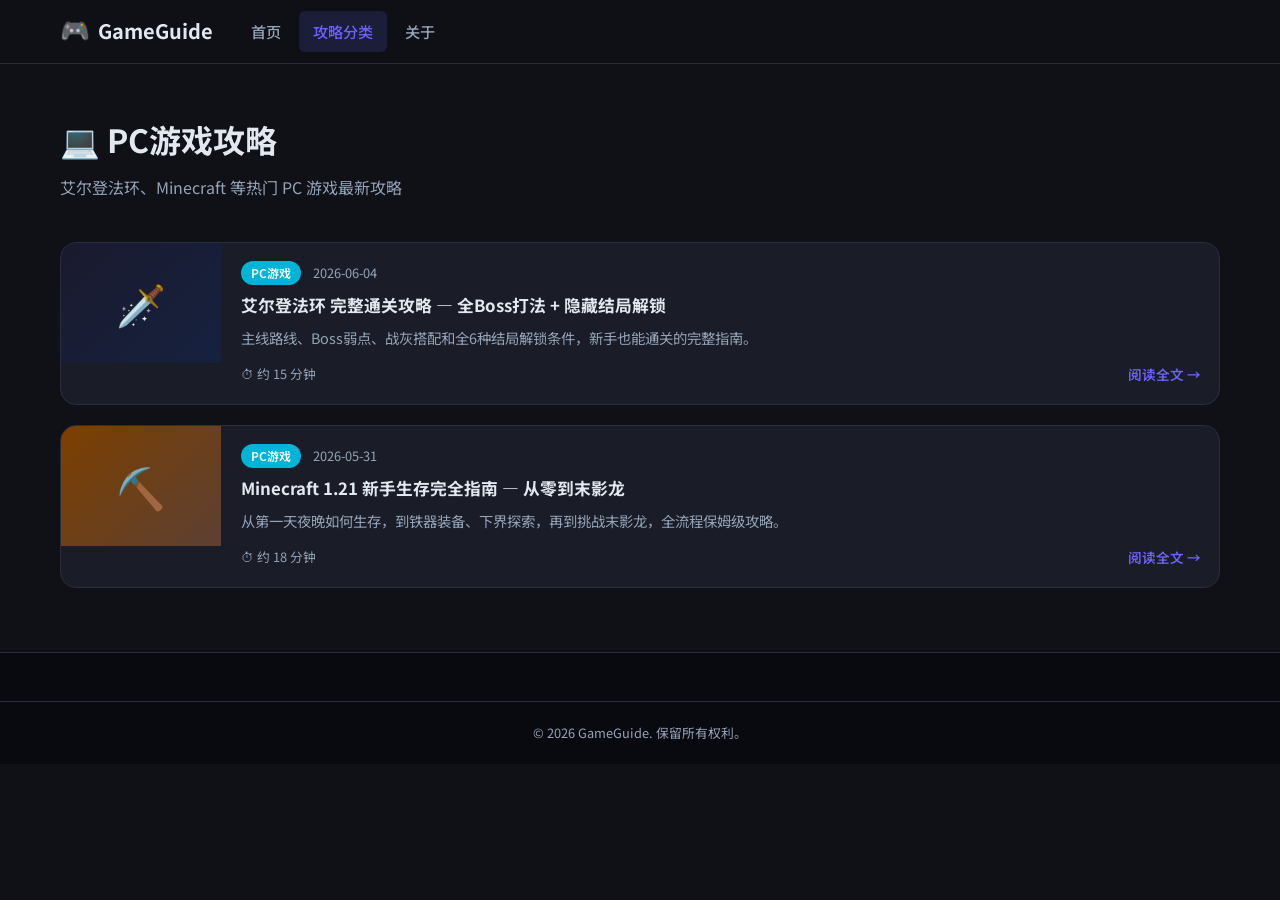
<file: guides/pc.html>
<!DOCTYPE html>
<html lang="zh-CN">
<head>
  <meta charset="UTF-8" />
  <meta name="viewport" content="width=device-width, initial-scale=1.0" />
  <meta name="description" content="PC游戏攻略大全 — 艾尔登法环、Minecraft 等热门 PC 游戏通关攻略、Boss 打法、新手指南。" />
  <title>PC游戏攻略 | GameGuide</title>
  <script async src="https://pagead2.googlesyndication.com/pagead/js/adsbygoogle.js?client=ca-pub-6329205502545792" crossorigin="anonymous"></script>
  <link rel="stylesheet" href="../css/style.css" />
  <link href="https://fonts.googleapis.com/css2?family=Noto+Sans+SC:wght@400;500;700&display=swap" rel="stylesheet" />
</head>
<body>
<header class="site-header">
  <div class="container header-inner">
    <a href="../index.html" class="logo"><span class="logo-icon">🎮</span><span class="logo-text">GameGuide</span></a>
    <nav class="main-nav" id="mainNav">
      <ul>
        <li><a href="../index.html">首页</a></li>
        <li class="has-dropdown"><a href="index.html" class="active">攻略分类</a>
          <ul class="dropdown"><li><a href="mobile.html">手游攻略</a></li><li><a href="pc.html">PC游戏</a></li><li><a href="console.html">主机游戏</a></li></ul>
        </li>
        <li><a href="../about.html">关于</a></li>
      </ul>
    </nav>
    <div class="header-actions"><button class="nav-toggle" id="navToggle" aria-label="菜单">☰</button></div>
  </div>
</header>

<div class="container" style="padding:48px 20px 64px">
  <h1 style="font-size:2rem;margin-bottom:8px">💻 PC游戏攻略</h1>
  <p style="color:var(--text-muted);margin-bottom:40px">艾尔登法环、Minecraft 等热门 PC 游戏最新攻略</p>
  <div class="ad-unit ad-banner"></div>

  <div class="article-list" style="margin-top:32px">
    <article class="article-card">
      <a href="elden-ring-guide.html" class="article-thumb-link">
        <div class="article-thumb" style="background:linear-gradient(135deg,#1a1a2e,#16213e)"><span class="thumb-icon">🗡️</span></div>
      </a>
      <div class="article-body">
        <div class="article-meta"><span class="tag tag-pc">PC游戏</span><time datetime="2026-06-04">2026-06-04</time></div>
        <h3><a href="elden-ring-guide.html">艾尔登法环 完整通关攻略 — 全Boss打法 + 隐藏结局解锁</a></h3>
        <p>主线路线、Boss弱点、战灰搭配和全6种结局解锁条件，新手也能通关的完整指南。</p>
        <div class="article-footer"><span class="read-time">⏱ 约 15 分钟</span><a href="elden-ring-guide.html" class="read-more">阅读全文 →</a></div>
      </div>
    </article>
    <article class="article-card">
      <a href="minecraft-guide.html" class="article-thumb-link">
        <div class="article-thumb" style="background:linear-gradient(135deg,#7c3f00,#5c4033)"><span class="thumb-icon">⛏️</span></div>
      </a>
      <div class="article-body">
        <div class="article-meta"><span class="tag tag-pc">PC游戏</span><time datetime="2026-05-31">2026-05-31</time></div>
        <h3><a href="minecraft-guide.html">Minecraft 1.21 新手生存完全指南 — 从零到末影龙</a></h3>
        <p>从第一天夜晚如何生存，到铁器装备、下界探索，再到挑战末影龙，全流程保姆级攻略。</p>
        <div class="article-footer"><span class="read-time">⏱ 约 18 分钟</span><a href="minecraft-guide.html" class="read-more">阅读全文 →</a></div>
      </div>
    </article>
  </div>
</div>

<footer class="site-footer">
  <div class="footer-bottom"><div class="container"><p>© 2026 GameGuide. 保留所有权利。</p></div></div>
</footer>
<script src="../js/main.js"></script>
</body>
</html>
</file>
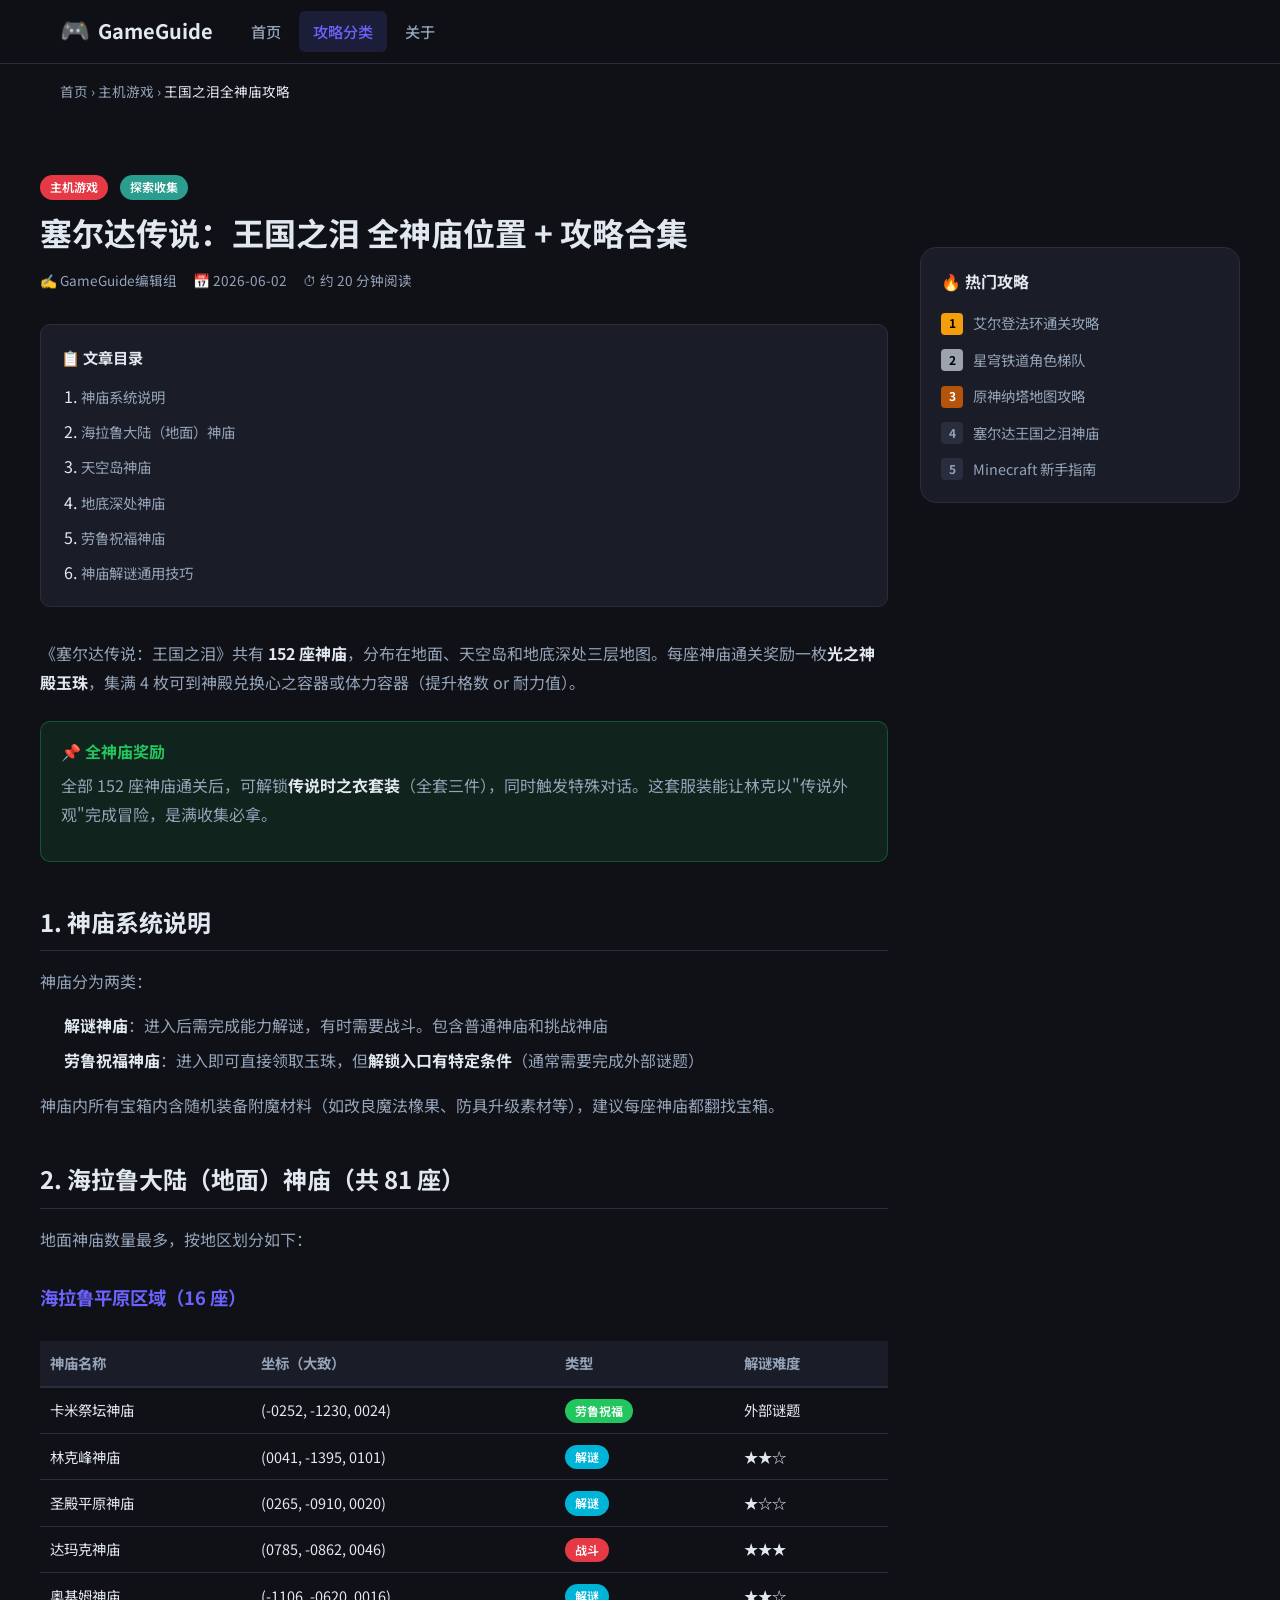
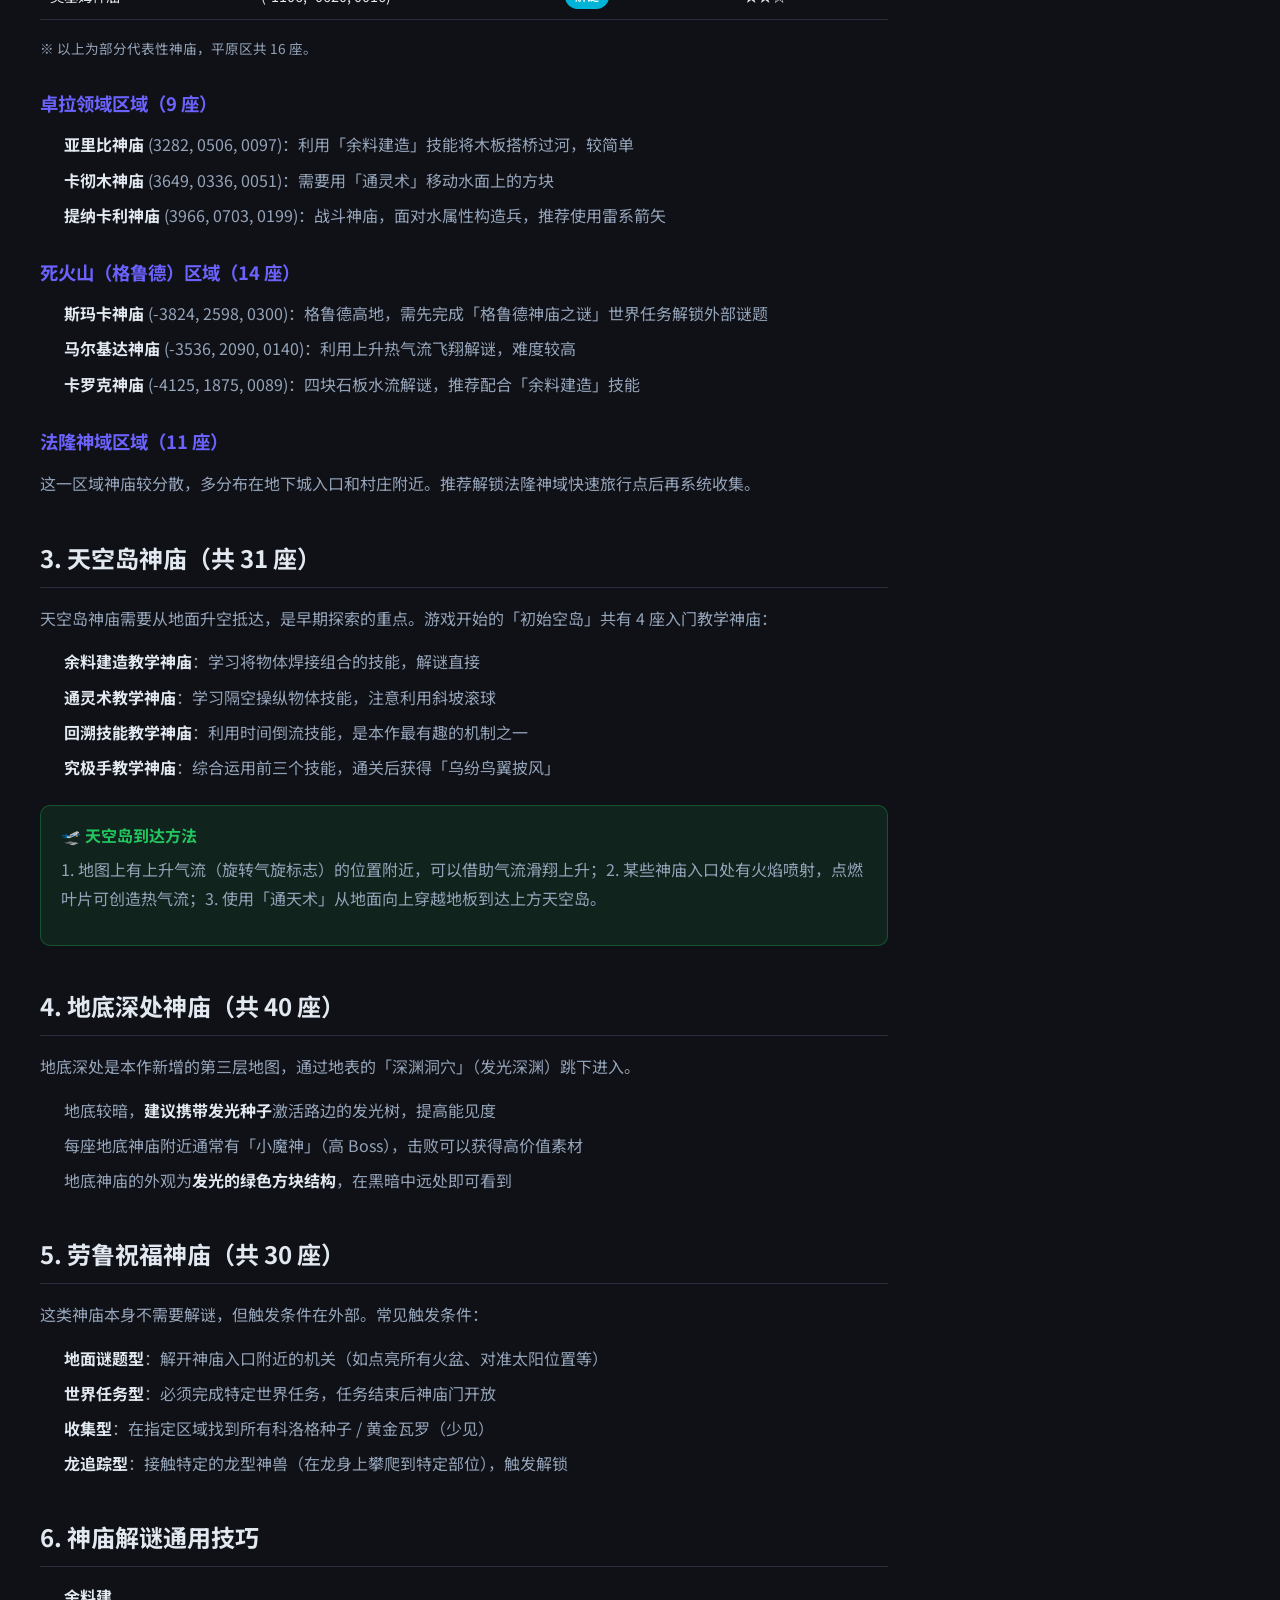
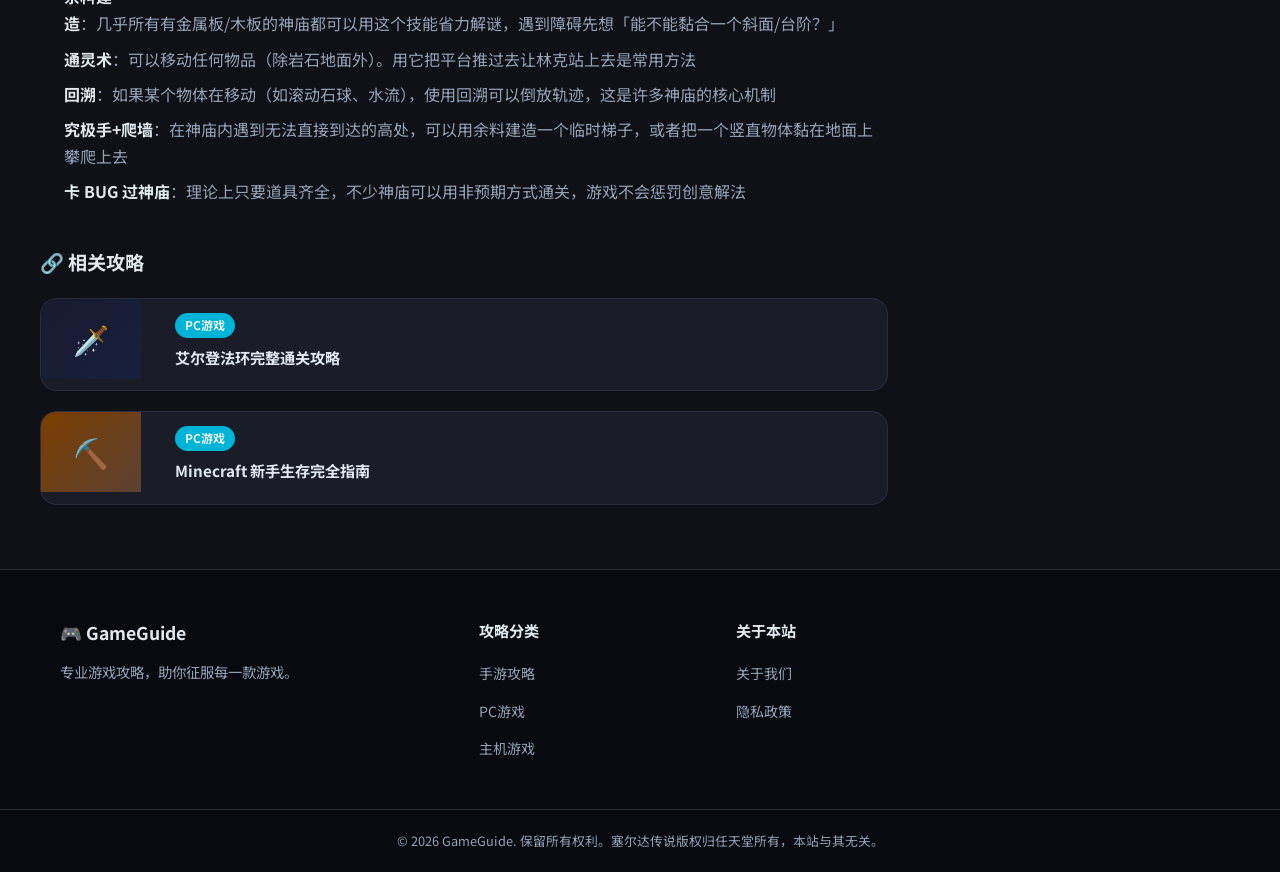
<file: guides/zelda-totk-guide.html>
<!DOCTYPE html>
<html lang="zh-CN">
<head>
  <meta charset="UTF-8" />
  <meta name="viewport" content="width=device-width, initial-scale=1.0" />
  <meta name="description" content="塞尔达传说：王国之泪 全 152 座神庙位置图文攻略，附坐标标注、解谜步骤详解和全成就收集路线。" />
  <meta name="keywords" content="王国之泪攻略,塞尔达神庙,王国之泪神庙位置,TOTK攻略,王国之泪全神庙" />
  <title>塞尔达传说：王国之泪 全神庙位置 + 攻略合集 | GameGuide</title>
  <script async src="https://pagead2.googlesyndication.com/pagead/js/adsbygoogle.js?client=ca-pub-6329205502545792" crossorigin="anonymous"></script>
  <link rel="stylesheet" href="../css/style.css" />
  <link href="https://fonts.googleapis.com/css2?family=Noto+Sans+SC:wght@400;500;700&display=swap" rel="stylesheet" />
</head>
<body>
<header class="site-header">
  <div class="container header-inner">
    <a href="../index.html" class="logo"><span class="logo-icon">🎮</span><span class="logo-text">GameGuide</span></a>
    <nav class="main-nav" id="mainNav">
      <ul>
        <li><a href="../index.html">首页</a></li>
        <li class="has-dropdown"><a href="index.html" class="active">攻略分类</a>
          <ul class="dropdown"><li><a href="mobile.html">手游攻略</a></li><li><a href="pc.html">PC游戏</a></li><li><a href="console.html">主机游戏</a></li></ul>
        </li>
        <li><a href="../about.html">关于</a></li>
      </ul>
    </nav>
    <div class="header-actions"><button class="nav-toggle" id="navToggle" aria-label="菜单">☰</button></div>
  </div>
</header>

<div class="container" style="padding-top:16px">
  <nav style="font-size:.85rem;color:var(--text-muted)">
    <a href="../index.html" style="color:var(--text-muted)">首页</a> › <a href="console.html" style="color:var(--text-muted)">主机游戏</a> › <span style="color:var(--text)">王国之泪全神庙攻略</span>
  </nav>
</div>

<div class="container"><div class="ad-unit ad-banner"></div></div>

<div class="container article-page-layout">
<article>
  <div class="article-header">
    <div class="article-meta" style="margin-bottom:12px"><span class="tag tag-console">主机游戏</span><span class="tag" style="background:#2a9d8f">探索收集</span></div>
    <h1 class="article-title">塞尔达传说：王国之泪 全神庙位置 + 攻略合集</h1>
    <div class="article-info">
      <span>✍️ GameGuide编辑组</span>
      <time datetime="2026-06-02">📅 2026-06-02</time>
      <span>⏱ 约 20 分钟阅读</span>
    </div>
  </div>

  <div class="article-toc">
    <h4>📋 文章目录</h4>
    <ol>
      <li><a href="#overview">神庙系统说明</a></li>
      <li><a href="#hyrule">海拉鲁大陆（地面）神庙</a></li>
      <li><a href="#sky">天空岛神庙</a></li>
      <li><a href="#depth">地底深处神庙</a></li>
      <li><a href="#rauru">劳鲁祝福神庙</a></li>
      <li><a href="#tips">神庙解谜通用技巧</a></li>
    </ol>
  </div>

  <div class="article-content">

    <p>《塞尔达传说：王国之泪》共有 <strong>152 座神庙</strong>，分布在地面、天空岛和地底深处三层地图。每座神庙通关奖励一枚<strong>光之神殿玉珠</strong>，集满 4 枚可到神殿兑换心之容器或体力容器（提升格数 or 耐力值）。</p>

    <div class="tip-box">
      <div class="tip-title">📌 全神庙奖励</div>
      <p>全部 152 座神庙通关后，可解锁<strong>传说时之衣套装</strong>（全套三件），同时触发特殊对话。这套服装能让林克以"传说外观"完成冒险，是满收集必拿。</p>
    </div>

    <h2 id="overview">1. 神庙系统说明</h2>
    <p>神庙分为两类：</p>
    <ul>
      <li><strong>解谜神庙</strong>：进入后需完成能力解谜，有时需要战斗。包含普通神庙和挑战神庙</li>
      <li><strong>劳鲁祝福神庙</strong>：进入即可直接领取玉珠，但<strong>解锁入口有特定条件</strong>（通常需要完成外部谜题）</li>
    </ul>
    <p>神庙内所有宝箱内含随机装备附魔材料（如改良魔法橡果、防具升级素材等），建议每座神庙都翻找宝箱。</p>

    <h2 id="hyrule">2. 海拉鲁大陆（地面）神庙（共 81 座）</h2>
    <p>地面神庙数量最多，按地区划分如下：</p>

    <h3>海拉鲁平原区域（16 座）</h3>
    <div style="overflow-x:auto">
    <table style="width:100%;border-collapse:collapse;font-size:.9rem;margin:16px 0">
      <thead>
        <tr style="background:var(--bg-card);border-bottom:2px solid var(--border)">
          <th style="padding:10px;text-align:left;color:var(--text-muted)">神庙名称</th>
          <th style="padding:10px;text-align:left;color:var(--text-muted)">坐标（大致）</th>
          <th style="padding:10px;text-align:left;color:var(--text-muted)">类型</th>
          <th style="padding:10px;text-align:left;color:var(--text-muted)">解谜难度</th>
        </tr>
      </thead>
      <tbody>
        <tr style="border-bottom:1px solid var(--border)"><td style="padding:10px">卡米祭坛神庙</td><td style="padding:10px">(-0252, -1230, 0024)</td><td style="padding:10px"><span class="tag" style="background:#22c55e;font-size:.75rem">劳鲁祝福</span></td><td style="padding:10px">外部谜题</td></tr>
        <tr style="border-bottom:1px solid var(--border)"><td style="padding:10px">林克峰神庙</td><td style="padding:10px">(0041, -1395, 0101)</td><td style="padding:10px"><span class="tag tag-pc" style="font-size:.75rem">解谜</span></td><td style="padding:10px">★★☆</td></tr>
        <tr style="border-bottom:1px solid var(--border)"><td style="padding:10px">圣殿平原神庙</td><td style="padding:10px">(0265, -0910, 0020)</td><td style="padding:10px"><span class="tag tag-pc" style="font-size:.75rem">解谜</span></td><td style="padding:10px">★☆☆</td></tr>
        <tr style="border-bottom:1px solid var(--border)"><td style="padding:10px">达玛克神庙</td><td style="padding:10px">(0785, -0862, 0046)</td><td style="padding:10px"><span class="tag" style="background:#e63946;font-size:.75rem">战斗</span></td><td style="padding:10px">★★★</td></tr>
        <tr style="border-bottom:1px solid var(--border)"><td style="padding:10px">奥基姆神庙</td><td style="padding:10px">(-1106, -0620, 0016)</td><td style="padding:10px"><span class="tag tag-pc" style="font-size:.75rem">解谜</span></td><td style="padding:10px">★★☆</td></tr>
      </tbody>
    </table>
    </div>
    <p style="color:var(--text-muted);font-size:.85rem">※ 以上为部分代表性神庙，平原区共 16 座。</p>

    <h3>卓拉领域区域（9 座）</h3>
    <ul>
      <li><strong>亚里比神庙</strong> (3282, 0506, 0097)：利用「余料建造」技能将木板搭桥过河，较简单</li>
      <li><strong>卡彻木神庙</strong> (3649, 0336, 0051)：需要用「通灵术」移动水面上的方块</li>
      <li><strong>提纳卡利神庙</strong> (3966, 0703, 0199)：战斗神庙，面对水属性构造兵，推荐使用雷系箭矢</li>
    </ul>

    <div class="ad-unit ad-inline"></div>

    <h3>死火山（格鲁德）区域（14 座）</h3>
    <ul>
      <li><strong>斯玛卡神庙</strong> (-3824, 2598, 0300)：格鲁德高地，需先完成「格鲁德神庙之谜」世界任务解锁外部谜题</li>
      <li><strong>马尔基达神庙</strong> (-3536, 2090, 0140)：利用上升热气流飞翔解谜，难度较高</li>
      <li><strong>卡罗克神庙</strong> (-4125, 1875, 0089)：四块石板水流解谜，推荐配合「余料建造」技能</li>
    </ul>

    <h3>法隆神域区域（11 座）</h3>
    <p>这一区域神庙较分散，多分布在地下城入口和村庄附近。推荐解锁法隆神域快速旅行点后再系统收集。</p>

    <h2 id="sky">3. 天空岛神庙（共 31 座）</h2>
    <p>天空岛神庙需要从地面升空抵达，是早期探索的重点。游戏开始的「初始空岛」共有 4 座入门教学神庙：</p>
    <ul>
      <li><strong>余料建造教学神庙</strong>：学习将物体焊接组合的技能，解谜直接</li>
      <li><strong>通灵术教学神庙</strong>：学习隔空操纵物体技能，注意利用斜坡滚球</li>
      <li><strong>回溯技能教学神庙</strong>：利用时间倒流技能，是本作最有趣的机制之一</li>
      <li><strong>究极手教学神庙</strong>：综合运用前三个技能，通关后获得「乌纷鸟翼披风」</li>
    </ul>
    <div class="tip-box">
      <div class="tip-title">🛫 天空岛到达方法</div>
      <p>1. 地图上有上升气流（旋转气旋标志）的位置附近，可以借助气流滑翔上升；2. 某些神庙入口处有火焰喷射，点燃叶片可创造热气流；3. 使用「通天术」从地面向上穿越地板到达上方天空岛。</p>
    </div>

    <h2 id="depth">4. 地底深处神庙（共 40 座）</h2>
    <p>地底深处是本作新增的第三层地图，通过地表的「深渊洞穴」（发光深渊）跳下进入。</p>
    <ul>
      <li>地底较暗，<strong>建议携带发光种子</strong>激活路边的发光树，提高能见度</li>
      <li>每座地底神庙附近通常有「小魔神」（高 Boss），击败可以获得高价值素材</li>
      <li>地底神庙的外观为<strong>发光的绿色方块结构</strong>，在黑暗中远处即可看到</li>
    </ul>

    <h2 id="rauru">5. 劳鲁祝福神庙（共 30 座）</h2>
    <p>这类神庙本身不需要解谜，但触发条件在外部。常见触发条件：</p>
    <ul>
      <li><strong>地面谜题型</strong>：解开神庙入口附近的机关（如点亮所有火盆、对准太阳位置等）</li>
      <li><strong>世界任务型</strong>：必须完成特定世界任务，任务结束后神庙门开放</li>
      <li><strong>收集型</strong>：在指定区域找到所有科洛格种子 / 黄金瓦罗（少见）</li>
      <li><strong>龙追踪型</strong>：接触特定的龙型神兽（在龙身上攀爬到特定部位），触发解锁</li>
    </ul>

    <h2 id="tips">6. 神庙解谜通用技巧</h2>
    <ul>
      <li><strong>余料建造</strong>：几乎所有有金属板/木板的神庙都可以用这个技能省力解谜，遇到障碍先想「能不能黏合一个斜面/台阶？」</li>
      <li><strong>通灵术</strong>：可以移动任何物品（除岩石地面外）。用它把平台推过去让林克站上去是常用方法</li>
      <li><strong>回溯</strong>：如果某个物体在移动（如滚动石球、水流），使用回溯可以倒放轨迹，这是许多神庙的核心机制</li>
      <li><strong>究极手+爬墙</strong>：在神庙内遇到无法直接到达的高处，可以用余料建造一个临时梯子，或者把一个竖直物体黏在地面上攀爬上去</li>
      <li><strong>卡 BUG 过神庙</strong>：理论上只要道具齐全，不少神庙可以用非预期方式通关，游戏不会惩罚创意解法</li>
    </ul>

  </div>

  <div class="ad-unit ad-banner" style="margin-top:32px"></div>

  <div style="margin-top:40px">
    <h3 style="margin-bottom:20px;font-size:1.2rem">🔗 相关攻略</h3>
    <div class="article-list">
      <article class="article-card">
        <div class="article-thumb" style="background:linear-gradient(135deg,#1a1a2e,#16213e);width:100px;height:80px;flex-shrink:0;display:flex;align-items:center;justify-content:center"><span style="font-size:1.8rem">🗡️</span></div>
        <div class="article-body" style="padding:14px">
          <div class="article-meta"><span class="tag tag-pc">PC游戏</span></div>
          <h3 style="font-size:.95rem"><a href="elden-ring-guide.html">艾尔登法环完整通关攻略</a></h3>
        </div>
      </article>
      <article class="article-card">
        <div class="article-thumb" style="background:linear-gradient(135deg,#7c3f00,#5c4033);width:100px;height:80px;flex-shrink:0;display:flex;align-items:center;justify-content:center"><span style="font-size:1.8rem">⛏️</span></div>
        <div class="article-body" style="padding:14px">
          <div class="article-meta"><span class="tag tag-pc">PC游戏</span></div>
          <h3 style="font-size:.95rem"><a href="minecraft-guide.html">Minecraft 新手生存完全指南</a></h3>
        </div>
      </article>
    </div>
  </div>
</article>

<aside class="sidebar">
  <div class="ad-unit ad-sidebar"></div>
  <div class="widget">
    <h3 class="widget-title">🔥 热门攻略</h3>
    <ul class="hot-list">
      <li><a href="elden-ring-guide.html"><span class="rank rank-1">1</span> 艾尔登法环通关攻略</a></li>
      <li><a href="honkai-starrail-guide.html"><span class="rank rank-2">2</span> 星穹铁道角色梯队</a></li>
      <li><a href="genshin-guide.html"><span class="rank rank-3">3</span> 原神纳塔地图攻略</a></li>
      <li><a href="zelda-totk-guide.html"><span class="rank">4</span> 塞尔达王国之泪神庙</a></li>
      <li><a href="minecraft-guide.html"><span class="rank">5</span> Minecraft 新手指南</a></li>
    </ul>
  </div>
  <div class="ad-unit ad-sidebar"></div>
</aside>
</div>

<footer class="site-footer">
  <div class="container footer-inner">
    <div class="footer-brand"><a href="../index.html" class="logo">🎮 GameGuide</a><p>专业游戏攻略，助你征服每一款游戏。</p></div>
    <div class="footer-links">
      <div class="footer-col"><h4>攻略分类</h4><ul><li><a href="mobile.html">手游攻略</a></li><li><a href="pc.html">PC游戏</a></li><li><a href="console.html">主机游戏</a></li></ul></div>
      <div class="footer-col"><h4>关于本站</h4><ul><li><a href="../about.html">关于我们</a></li><li><a href="../privacy.html">隐私政策</a></li></ul></div>
    </div>
  </div>
  <div class="footer-bottom"><div class="container"><p>© 2026 GameGuide. 保留所有权利。塞尔达传说版权归任天堂所有，本站与其无关。</p></div></div>
</footer>
<script src="../js/main.js"></script>
</body>
</html>
</file>
<file: css/style.css>
/* =====================================================
   GameGuide — 主样式文件
   配色: 深色主题 + 亮色强调
   ===================================================== */

/* --- Reset & Base --- */
*, *::before, *::after { box-sizing: border-box; margin: 0; padding: 0; }

:root {
  --primary:    #6c63ff;
  --primary-dk: #4f46e5;
  --accent:     #f4a261;
  --bg:         #0f1117;
  --bg-card:    #1a1d27;
  --bg-card-hv: #222639;
  --border:     #2a2d3e;
  --text:       #e2e8f0;
  --text-muted: #94a3b8;
  --text-link:  #818cf8;
  --success:    #22c55e;
  --tag-mobile: #6c63ff;
  --tag-pc:     #00b4d8;
  --tag-console:#e63946;
  --radius:     10px;
  --radius-lg:  16px;
  --shadow:     0 4px 20px rgba(0,0,0,.45);
  --font:       'Noto Sans SC', 'PingFang SC', 'Microsoft YaHei', sans-serif;
  --max-w:      1200px;
  --header-h:   64px;
}

html { scroll-behavior: smooth; font-size: 16px; }

body {
  font-family: var(--font);
  background: var(--bg);
  color: var(--text);
  line-height: 1.7;
  -webkit-font-smoothing: antialiased;
}

a { color: var(--text-link); text-decoration: none; }
a:hover { color: var(--primary); }
img { display: block; max-width: 100%; }
ul { list-style: none; }

/* --- Utilities --- */
.container { max-width: var(--max-w); margin: 0 auto; padding: 0 20px; }
.section { padding: 64px 0; }
.accent { color: var(--primary); }

/* ===================== HEADER ===================== */
.site-header {
  position: sticky; top: 0; z-index: 1000;
  background: rgba(15,17,23,.92);
  backdrop-filter: blur(12px);
  -webkit-backdrop-filter: blur(12px);
  border-bottom: 1px solid var(--border);
  height: var(--header-h);
}

.header-inner {
  display: flex; align-items: center; gap: 24px;
  height: 100%;
}

.logo {
  display: flex; align-items: center; gap: 8px;
  font-weight: 700; font-size: 1.25rem;
  color: var(--text) !important;
  white-space: nowrap;
}
.logo-icon { font-size: 1.5rem; font-family: 'Segoe UI Emoji','Apple Color Emoji','Noto Color Emoji','Twemoji Mozilla',sans-serif; }
.logo-text { color: var(--text); }

/* Navigation */
.main-nav { flex: 1; }
.main-nav > ul { display: flex; gap: 4px; align-items: center; }
.main-nav a {
  display: block; padding: 8px 14px;
  color: var(--text-muted); font-size: .95rem; font-weight: 500;
  border-radius: 6px; transition: all .2s;
}
.main-nav a:hover, .main-nav a.active {
  color: var(--text); background: rgba(108,99,255,.15);
}
.main-nav a.active { color: var(--primary); }

/* Dropdown */
.has-dropdown { position: relative; }
.dropdown {
  display: none; position: absolute; top: calc(100% + 8px); left: 0;
  background: var(--bg-card); border: 1px solid var(--border);
  border-radius: var(--radius); padding: 8px; min-width: 160px;
  box-shadow: var(--shadow); z-index: 100;
}
.dropdown li a { padding: 8px 12px; border-radius: 6px; font-size: .9rem; }
.has-dropdown:hover .dropdown { display: block; }

/* Header Actions */
.header-actions { display: flex; align-items: center; gap: 12px; }
.search-box {
  display: flex; align-items: center;
  background: var(--bg-card); border: 1px solid var(--border);
  border-radius: 8px; overflow: hidden; transition: border-color .2s;
}
.search-box:focus-within { border-color: var(--primary); }
.search-box input {
  background: none; border: none; outline: none;
  padding: 8px 12px; color: var(--text); font-size: .9rem;
  width: 200px; font-family: var(--font);
}
.search-box input::placeholder { color: var(--text-muted); }
.search-box button {
  background: none; border: none; cursor: pointer;
  padding: 8px 12px; color: var(--text-muted); font-size: 1rem;
  transition: color .2s;
}
.search-box button:hover { color: var(--primary); }
.nav-toggle { display: none; background: none; border: none; cursor: pointer; color: var(--text); font-size: 1.4rem; }

/* ===================== HERO ===================== */
.hero {
  background: linear-gradient(135deg, #0f1117 0%, #1a1d3a 50%, #0f1117 100%);
  border-bottom: 1px solid var(--border);
  padding: 72px 0 60px;
  position: relative; overflow: hidden;
}
.hero::before {
  content: '';
  position: absolute; inset: 0;
  background: radial-gradient(circle at 70% 50%, rgba(108,99,255,.12) 0%, transparent 60%);
  pointer-events: none;
}
.hero-inner { display: flex; align-items: center; justify-content: space-between; gap: 48px; }
.hero-text { flex: 1; max-width: 560px; }
.hero-text h1 { font-size: clamp(2rem, 4vw, 3rem); font-weight: 700; line-height: 1.2; margin-bottom: 20px; }
.hero-text p { color: var(--text-muted); font-size: 1.1rem; margin-bottom: 32px; max-width: 480px; }
.hero-cta { display: flex; gap: 16px; flex-wrap: wrap; }

/* Buttons */
.btn { display: inline-flex; align-items: center; padding: 12px 28px; border-radius: 8px; font-weight: 600; font-size: .95rem; transition: all .2s; cursor: pointer; border: none; font-family: var(--font); }
.btn-primary { background: var(--primary); color: #fff; }
.btn-primary:hover { background: var(--primary-dk); color: #fff; transform: translateY(-1px); box-shadow: 0 4px 15px rgba(108,99,255,.4); }
.btn-outline { background: transparent; color: var(--text); border: 1px solid var(--border); }
.btn-outline:hover { border-color: var(--primary); color: var(--primary); }

/* Hero Stats */
.hero-stats { display: flex; flex-direction: column; gap: 16px; }
.stat-card {
  background: var(--bg-card); border: 1px solid var(--border);
  border-radius: var(--radius); padding: 20px 28px;
  display: flex; flex-direction: column; align-items: center; text-align: center;
  min-width: 140px;
}
.stat-num { font-size: 2rem; font-weight: 700; color: var(--primary); line-height: 1; }
.stat-label { font-size: .85rem; color: var(--text-muted); margin-top: 4px; }

/* ===================== AD UNITS ===================== */
.ad-unit { margin: 24px 0; }
.ad-banner { text-align: center; }
.ad-placeholder {
  background: var(--bg-card); border: 1px dashed var(--border);
  color: var(--text-muted); font-size: .8rem;
  display: flex; align-items: center; justify-content: center;
  border-radius: var(--radius); height: 90px;
}
.ad-placeholder-square { height: 250px; }
.ad-inline .ad-placeholder { height: 80px; }

/* ===================== CATEGORIES ===================== */
.section-title {
  font-size: 1.6rem; font-weight: 700; margin-bottom: 32px;
  position: relative; padding-bottom: 12px;
}
.section-title::after {
  content: ''; position: absolute; bottom: 0; left: 0;
  width: 48px; height: 3px; background: var(--primary); border-radius: 2px;
}

.category-grid {
  display: grid;
  grid-template-columns: repeat(auto-fill, minmax(180px, 1fr));
  gap: 16px;
}
.category-card {
  background: var(--bg-card); border: 1px solid var(--border);
  border-radius: var(--radius-lg); padding: 28px 20px;
  display: flex; flex-direction: column; align-items: center; gap: 10px;
  text-align: center; transition: all .25s; color: var(--text) !important;
  position: relative; overflow: hidden;
}
.category-card::before {
  content: ''; position: absolute; top: 0; left: 0; right: 0; height: 3px;
  background: var(--cat-color, var(--primary));
}
.category-card:hover {
  border-color: var(--cat-color, var(--primary));
  transform: translateY(-3px); box-shadow: 0 8px 24px rgba(0,0,0,.3);
  background: var(--bg-card-hv);
}
.cat-icon { font-size: 2rem; }
.cat-name { font-weight: 600; font-size: .95rem; }
.cat-count { font-size: .8rem; color: var(--text-muted); }

/* ===================== CONTENT LAYOUT ===================== */
.content-layout {
  display: grid;
  grid-template-columns: 1fr 320px;
  gap: 32px; padding-top: 48px; padding-bottom: 64px;
  align-items: start;
}
.main-content .section-title { margin-bottom: 24px; }

/* Article Cards */
.article-list { display: flex; flex-direction: column; gap: 20px; }
.article-card {
  display: flex; gap: 20px;
  background: var(--bg-card); border: 1px solid var(--border);
  border-radius: var(--radius-lg); overflow: hidden;
  transition: all .25s;
}
.article-card:hover { border-color: var(--primary); box-shadow: 0 4px 20px rgba(108,99,255,.15); }
.article-thumb-link { flex-shrink: 0; }
.article-thumb {
  width: 160px; height: 120px;
  display: flex; align-items: center; justify-content: center;
}
.thumb-icon { font-size: 2.5rem; }
.article-body { padding: 18px 18px 18px 0; display: flex; flex-direction: column; justify-content: space-between; flex: 1; }
.article-meta { display: flex; align-items: center; gap: 12px; margin-bottom: 8px; }
.article-meta time { font-size: .8rem; color: var(--text-muted); }
.article-body h3 { font-size: 1.05rem; line-height: 1.5; margin-bottom: 8px; }
.article-body h3 a { color: var(--text); }
.article-body h3 a:hover { color: var(--primary); }
.article-body > p { font-size: .9rem; color: var(--text-muted); flex: 1; margin-bottom: 12px; display: -webkit-box; -webkit-line-clamp: 2; -webkit-box-orient: vertical; overflow: hidden; }
.article-footer { display: flex; align-items: center; justify-content: space-between; }
.read-time { font-size: .8rem; color: var(--text-muted); }
.read-more { font-size: .85rem; color: var(--primary); font-weight: 600; }
.read-more:hover { color: var(--accent); }

/* Tags */
.tag {
  display: inline-block; padding: 2px 10px;
  border-radius: 20px; font-size: .75rem; font-weight: 600; color: #fff;
}
.tag-mobile  { background: var(--tag-mobile); }
.tag-pc      { background: var(--tag-pc); }
.tag-console { background: var(--tag-console); }
.tag-rpg     { background: var(--accent); }

/* Pagination */
.pagination { display: flex; align-items: center; gap: 8px; margin-top: 32px; flex-wrap: wrap; }
.page-btn {
  display: flex; align-items: center; justify-content: center;
  width: 40px; height: 40px; border-radius: 8px;
  background: var(--bg-card); border: 1px solid var(--border);
  color: var(--text-muted); font-size: .9rem; transition: all .2s;
}
.page-btn:hover, .page-btn.active {
  background: var(--primary); border-color: var(--primary); color: #fff;
}
.page-next { width: auto; padding: 0 16px; }
.page-ellipsis { color: var(--text-muted); }

/* ===================== SIDEBAR ===================== */
.sidebar { position: sticky; top: calc(var(--header-h) + 16px); display: flex; flex-direction: column; gap: 24px; }
.widget {
  background: var(--bg-card); border: 1px solid var(--border);
  border-radius: var(--radius-lg); padding: 20px;
}
.widget-title { font-size: 1rem; font-weight: 700; margin-bottom: 16px; }

.hot-list { display: flex; flex-direction: column; gap: 12px; }
.hot-list li a {
  display: flex; align-items: center; gap: 10px;
  color: var(--text-muted); font-size: .9rem; transition: color .2s;
}
.hot-list li a:hover { color: var(--text); }
.rank {
  display: inline-flex; align-items: center; justify-content: center;
  width: 22px; height: 22px; border-radius: 4px;
  background: var(--border); font-size: .75rem; font-weight: 700;
  flex-shrink: 0;
}
.rank-1 { background: #f59e0b; color: #000; }
.rank-2 { background: #9ca3af; color: #000; }
.rank-3 { background: #b45309; color: #fff; }

.tag-cloud { display: flex; flex-wrap: wrap; gap: 8px; }
.tag-link {
  padding: 4px 12px; background: var(--border); border-radius: 20px;
  font-size: .8rem; color: var(--text-muted); transition: all .2s;
}
.tag-link:hover { background: var(--primary); color: #fff; }

.sticky-ad { position: sticky; top: calc(var(--header-h) + 16px); }
.ad-placeholder[style*="300"] { height: 600px; }

/* ===================== FEATURES ===================== */
.features { background: var(--bg-card); border-top: 1px solid var(--border); border-bottom: 1px solid var(--border); }
.features-grid { display: grid; grid-template-columns: repeat(auto-fill, minmax(220px, 1fr)); gap: 24px; }
.feature-card { text-align: center; padding: 24px 20px; }
.feature-icon { font-size: 2.5rem; display: block; margin-bottom: 16px; }
.feature-card h3 { font-size: 1.05rem; margin-bottom: 10px; }
.feature-card p { color: var(--text-muted); font-size: .9rem; }

/* ===================== FOOTER ===================== */
.site-footer {
  background: #080a10; border-top: 1px solid var(--border);
  padding-top: 48px;
}
.footer-inner {
  display: grid; grid-template-columns: 1fr 2fr; gap: 48px;
  padding-bottom: 48px;
}
.footer-brand .logo { margin-bottom: 12px; font-size: 1.1rem; }
.footer-brand p { font-size: .9rem; color: var(--text-muted); max-width: 260px; }
.footer-links { display: grid; grid-template-columns: repeat(3,1fr); gap: 32px; }
.footer-col h4 { font-size: .95rem; font-weight: 700; margin-bottom: 16px; color: var(--text); }
.footer-col ul { display: flex; flex-direction: column; gap: 10px; }
.footer-col a { color: var(--text-muted); font-size: .875rem; transition: color .2s; }
.footer-col a:hover { color: var(--primary); }
.footer-bottom { border-top: 1px solid var(--border); padding: 20px 0; text-align: center; }
.footer-bottom p { font-size: .8rem; color: var(--text-muted); }

/* ===================== ARTICLE PAGE ===================== */
.article-page-layout {
  display: grid;
  grid-template-columns: 1fr 320px;
  gap: 32px; padding: 48px 0 64px;
}
.article-header { margin-bottom: 32px; }
.article-title { font-size: 2rem; font-weight: 700; line-height: 1.3; margin-bottom: 16px; }
.article-info { display: flex; align-items: center; gap: 16px; color: var(--text-muted); font-size: .85rem; flex-wrap: wrap; }
.article-toc {
  background: var(--bg-card); border: 1px solid var(--border);
  border-radius: var(--radius); padding: 20px; margin-bottom: 32px;
}
.article-toc h4 { margin-bottom: 12px; font-size: .95rem; }
.article-toc ol { padding-left: 20px; display: flex; flex-direction: column; gap: 8px; }
.article-toc a { color: var(--text-muted); font-size: .9rem; }
.article-toc a:hover { color: var(--primary); }
.article-content h2 { font-size: 1.5rem; margin: 40px 0 16px; padding-bottom: 8px; border-bottom: 1px solid var(--border); }
.article-content h3 { font-size: 1.15rem; margin: 28px 0 12px; color: var(--primary); }
.article-content p { margin-bottom: 16px; color: var(--text-muted); line-height: 1.8; }
.article-content ul, .article-content ol { padding-left: 24px; margin-bottom: 16px; display: flex; flex-direction: column; gap: 8px; }
.article-content li { color: var(--text-muted); }
.article-content strong { color: var(--text); }
.article-content blockquote {
  border-left: 3px solid var(--primary); padding: 12px 20px;
  background: rgba(108,99,255,.08); border-radius: 0 8px 8px 0;
  margin: 24px 0; color: var(--text-muted); font-style: italic;
}
.tip-box {
  background: rgba(34,197,94,.1); border: 1px solid rgba(34,197,94,.3);
  border-radius: var(--radius); padding: 16px 20px; margin: 24px 0;
}
.tip-box .tip-title { color: #22c55e; font-weight: 700; margin-bottom: 6px; }

/* ===================== RESPONSIVE ===================== */
@media (max-width: 1024px) {
  .content-layout { grid-template-columns: 1fr 280px; gap: 24px; }
  .article-page-layout { grid-template-columns: 1fr 280px; }
}

@media (max-width: 768px) {
  :root { --header-h: 56px; }

  .nav-toggle { display: block; }
  .main-nav {
    display: none; position: fixed;
    top: var(--header-h); left: 0; right: 0; bottom: 0;
    background: var(--bg-card); overflow-y: auto;
    padding: 24px; z-index: 999;
  }
  .main-nav.open { display: block; }
  .main-nav > ul { flex-direction: column; gap: 0; }
  .main-nav a { padding: 14px 16px; border-bottom: 1px solid var(--border); }
  .dropdown { display: none; position: static; box-shadow: none; border: none; padding-left: 16px; background: transparent; }
  .has-dropdown.open .dropdown { display: block; }
  .search-box input { width: 140px; }

  .hero-inner { flex-direction: column; text-align: center; }
  .hero-text p, .hero-cta { justify-content: center; }
  .hero-stats { flex-direction: row; justify-content: center; }
  .stat-card { min-width: 100px; padding: 14px 18px; }
  .stat-num { font-size: 1.5rem; }

  .content-layout,
  .article-page-layout { grid-template-columns: 1fr; }
  .sidebar { position: static; }
  .sticky-ad { position: static; }

  .article-thumb { width: 100px; height: 80px; }
  .article-body h3 { font-size: .95rem; }

  .footer-inner { grid-template-columns: 1fr; gap: 32px; }
  .footer-links { grid-template-columns: repeat(2,1fr); gap: 24px; }
  .category-grid { grid-template-columns: repeat(3,1fr); }
}

@media (max-width: 480px) {
  .article-card { flex-direction: column; }
  .article-thumb { width: 100%; height: 120px; }
  .article-body { padding: 16px; }
  .category-grid { grid-template-columns: repeat(2,1fr); }
  .footer-links { grid-template-columns: 1fr; }
  .hero-stats { flex-direction: column; }
  .hero-cta { flex-direction: column; }
}
</file>
